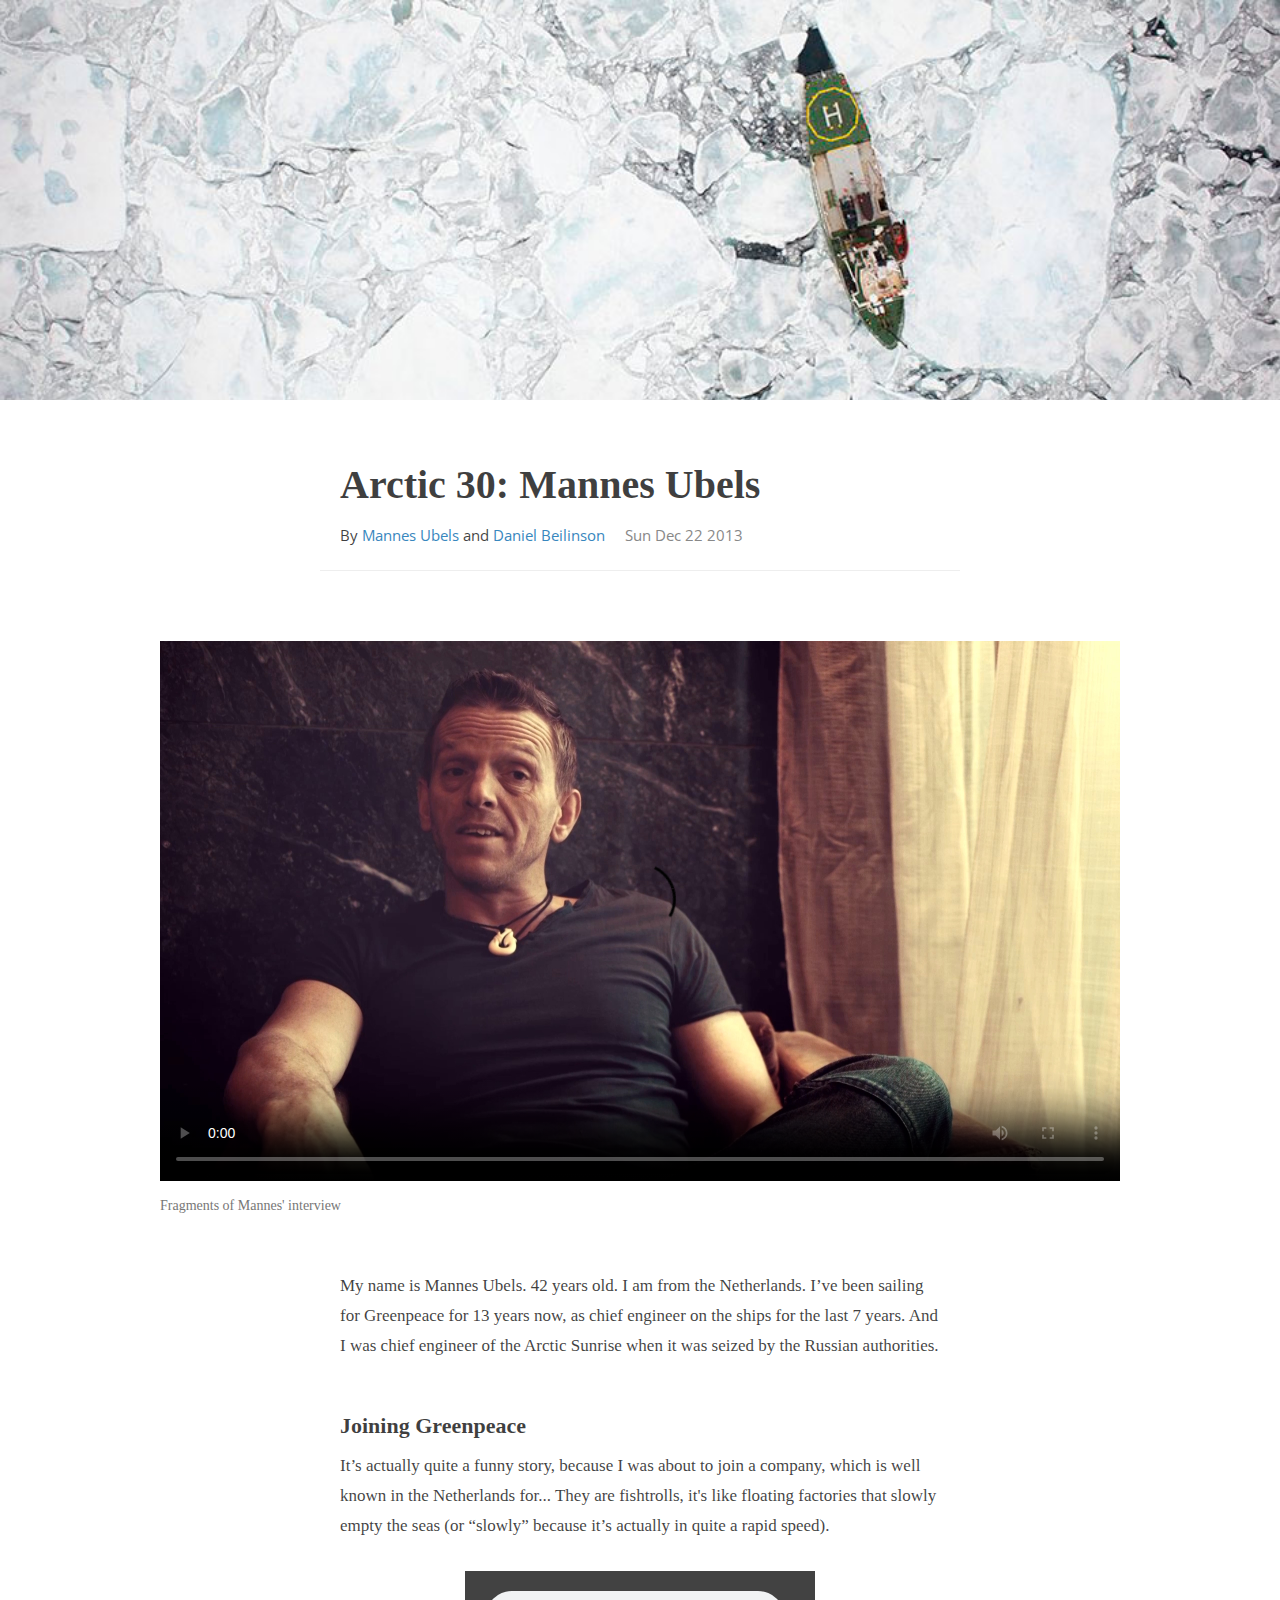
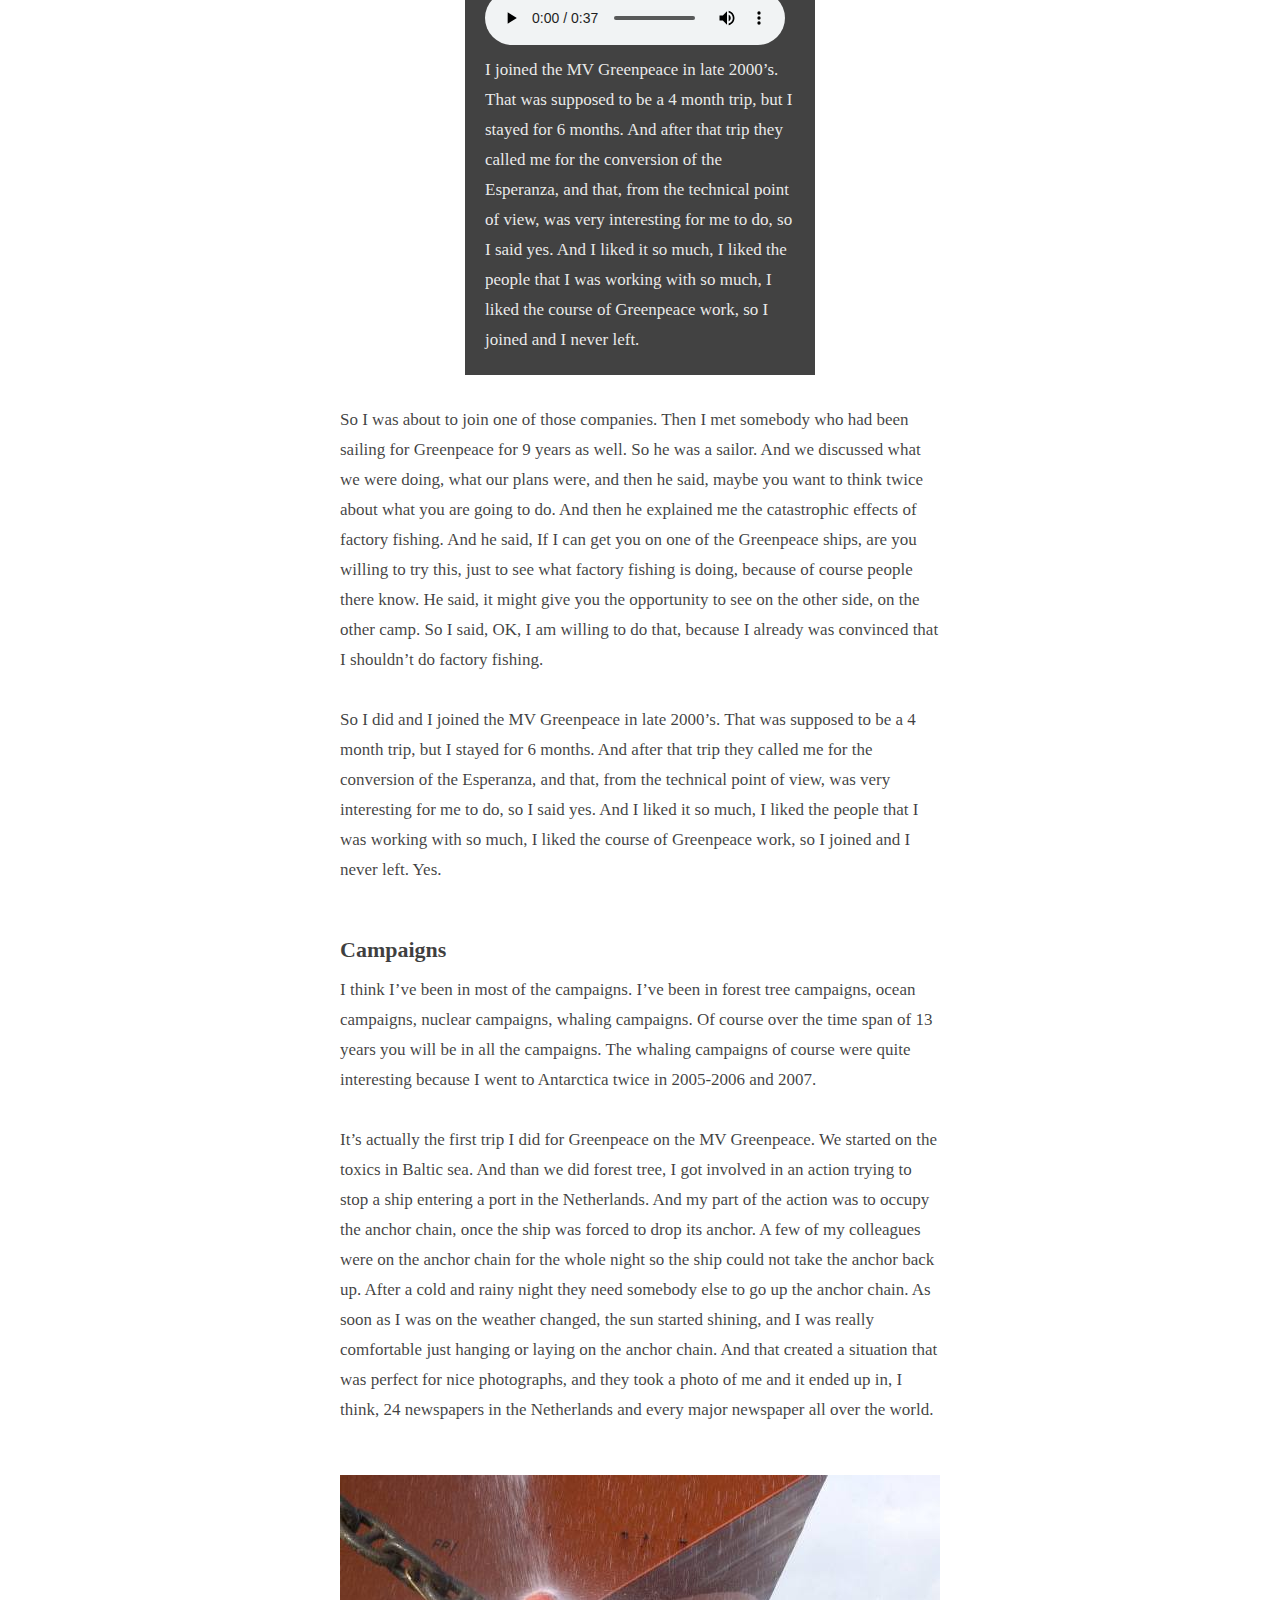
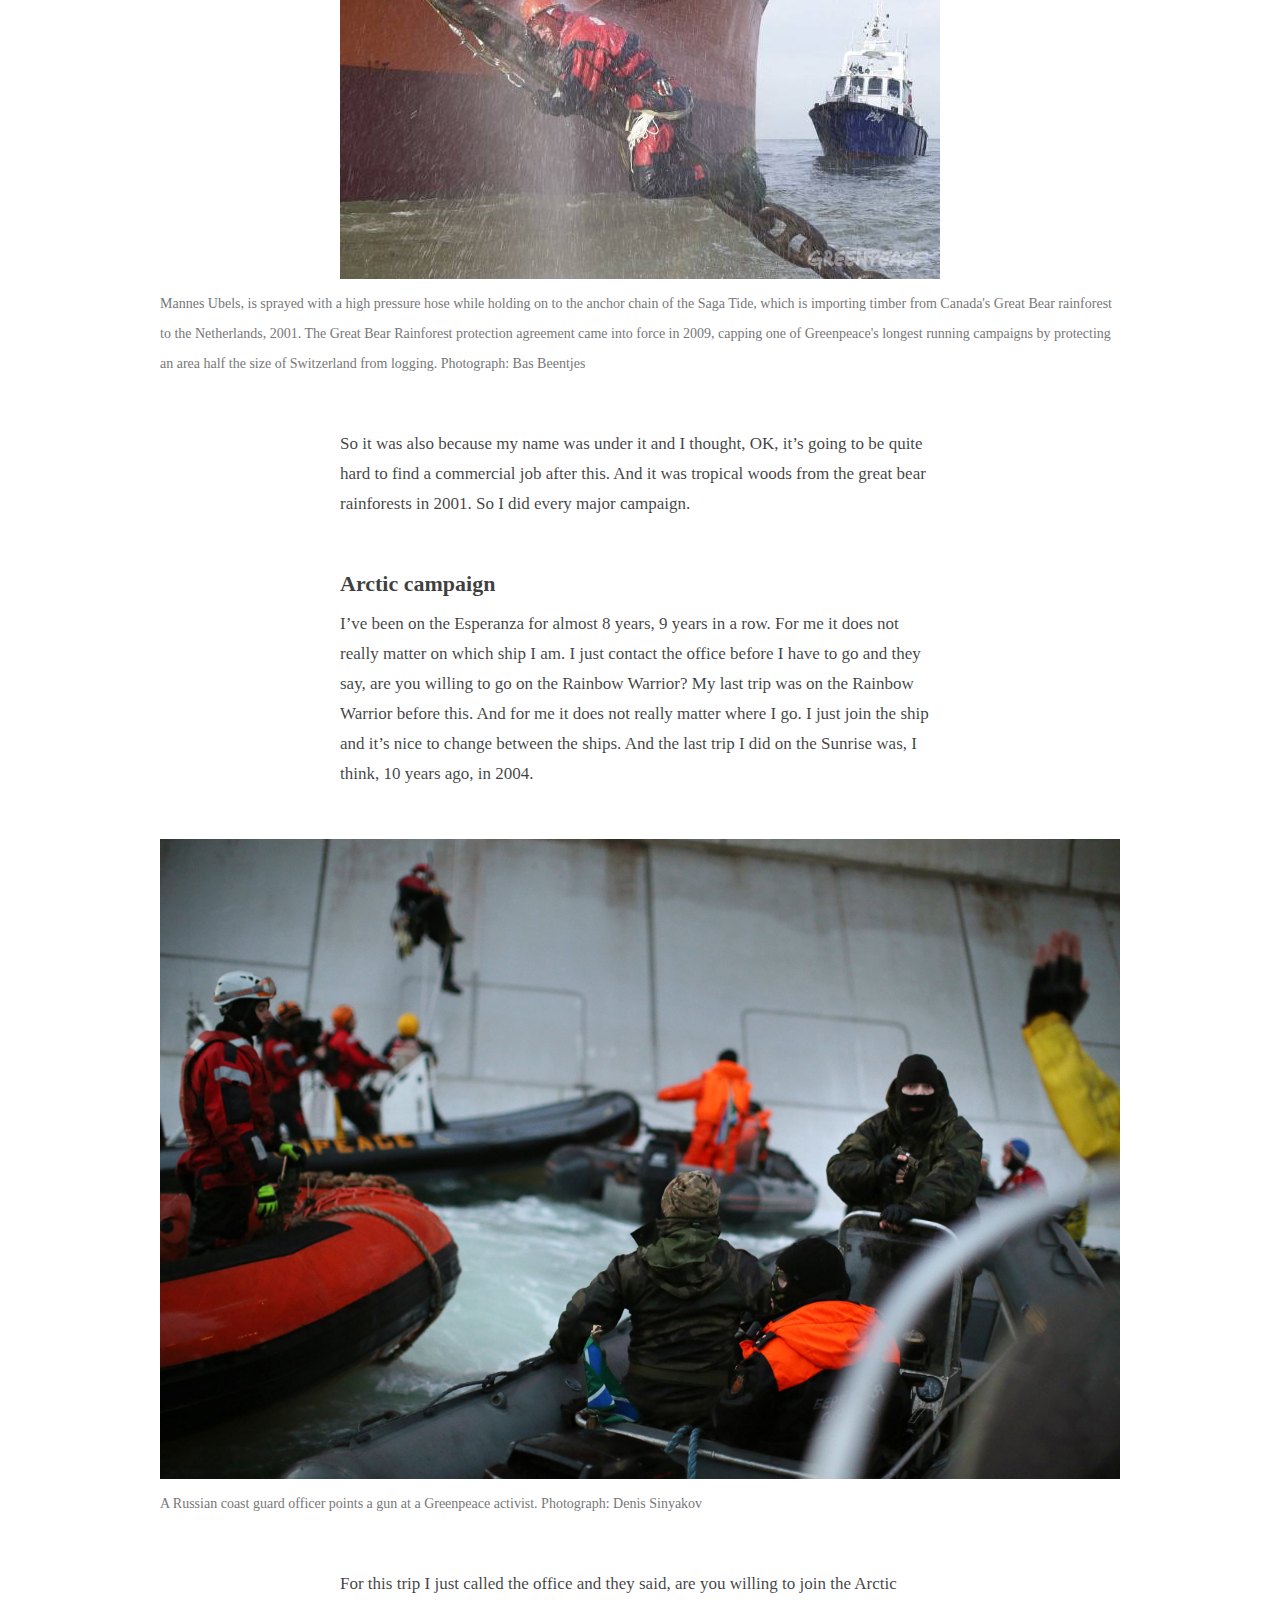
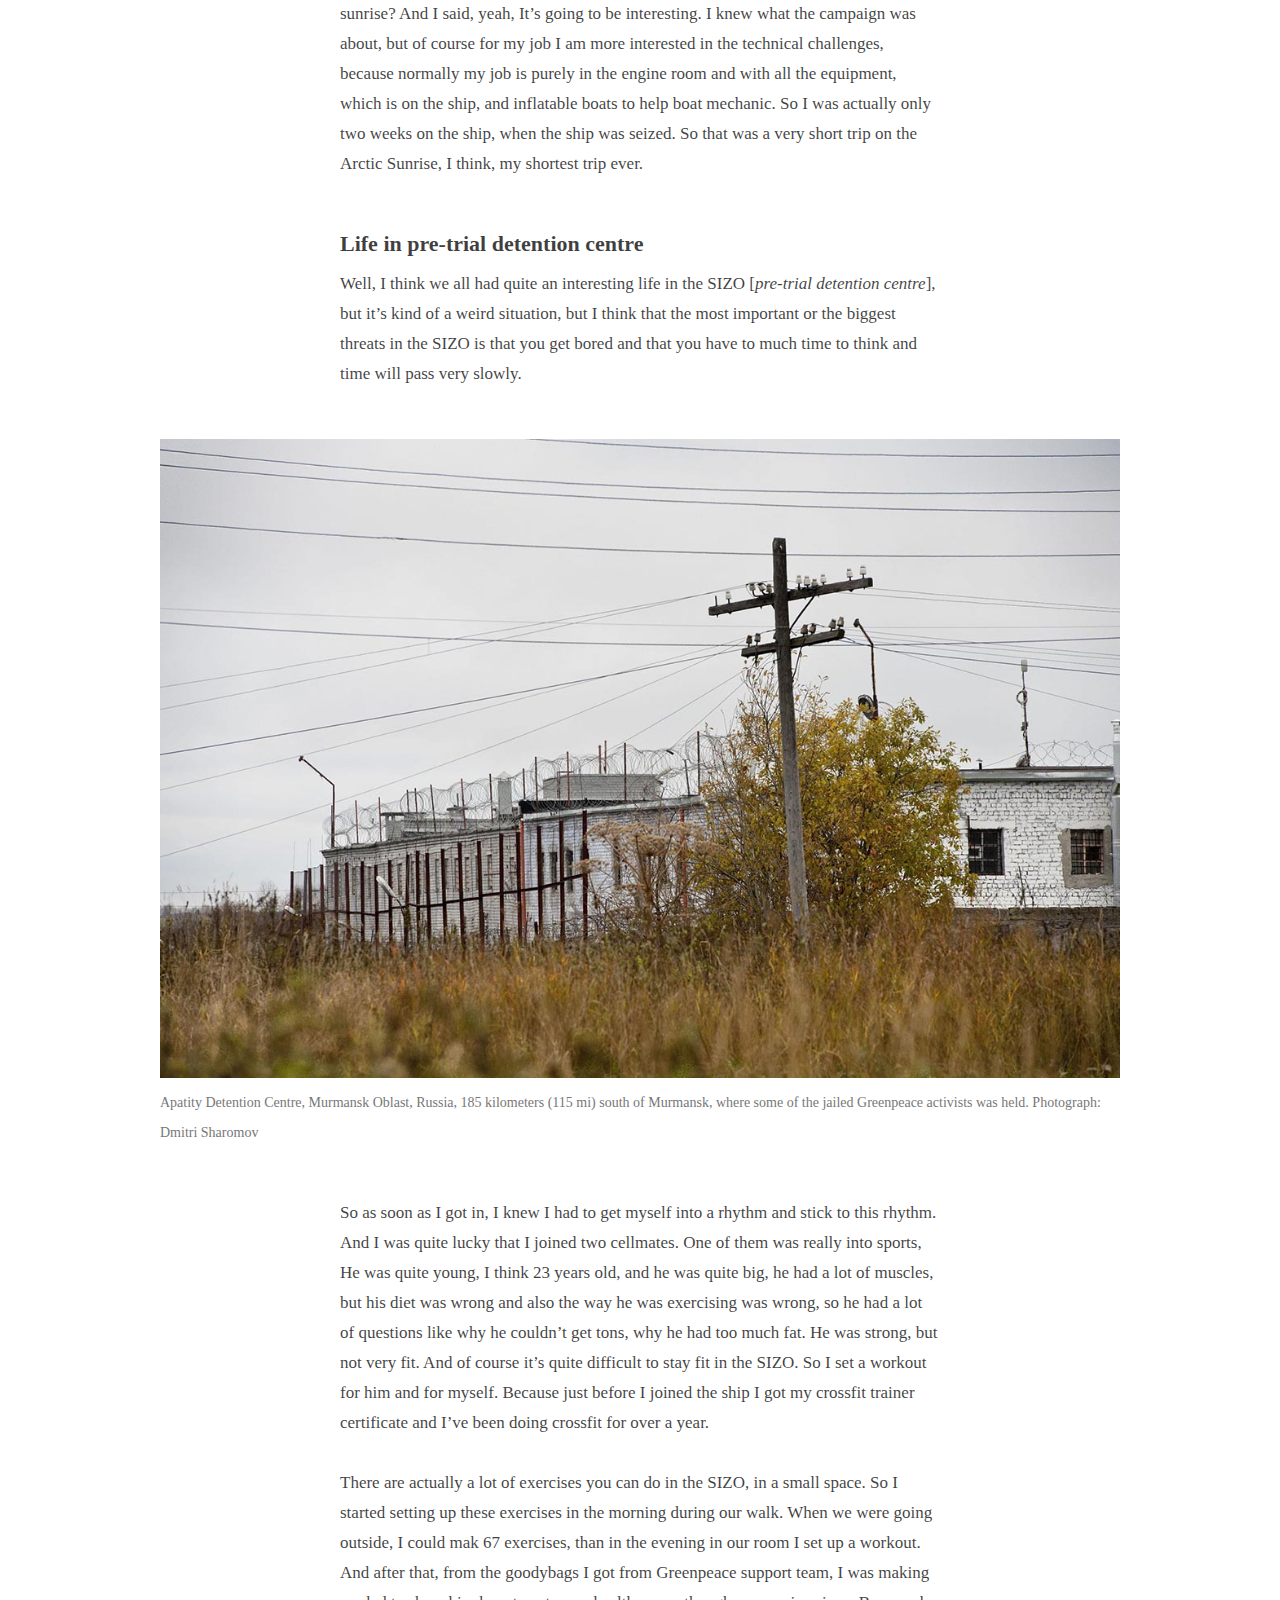
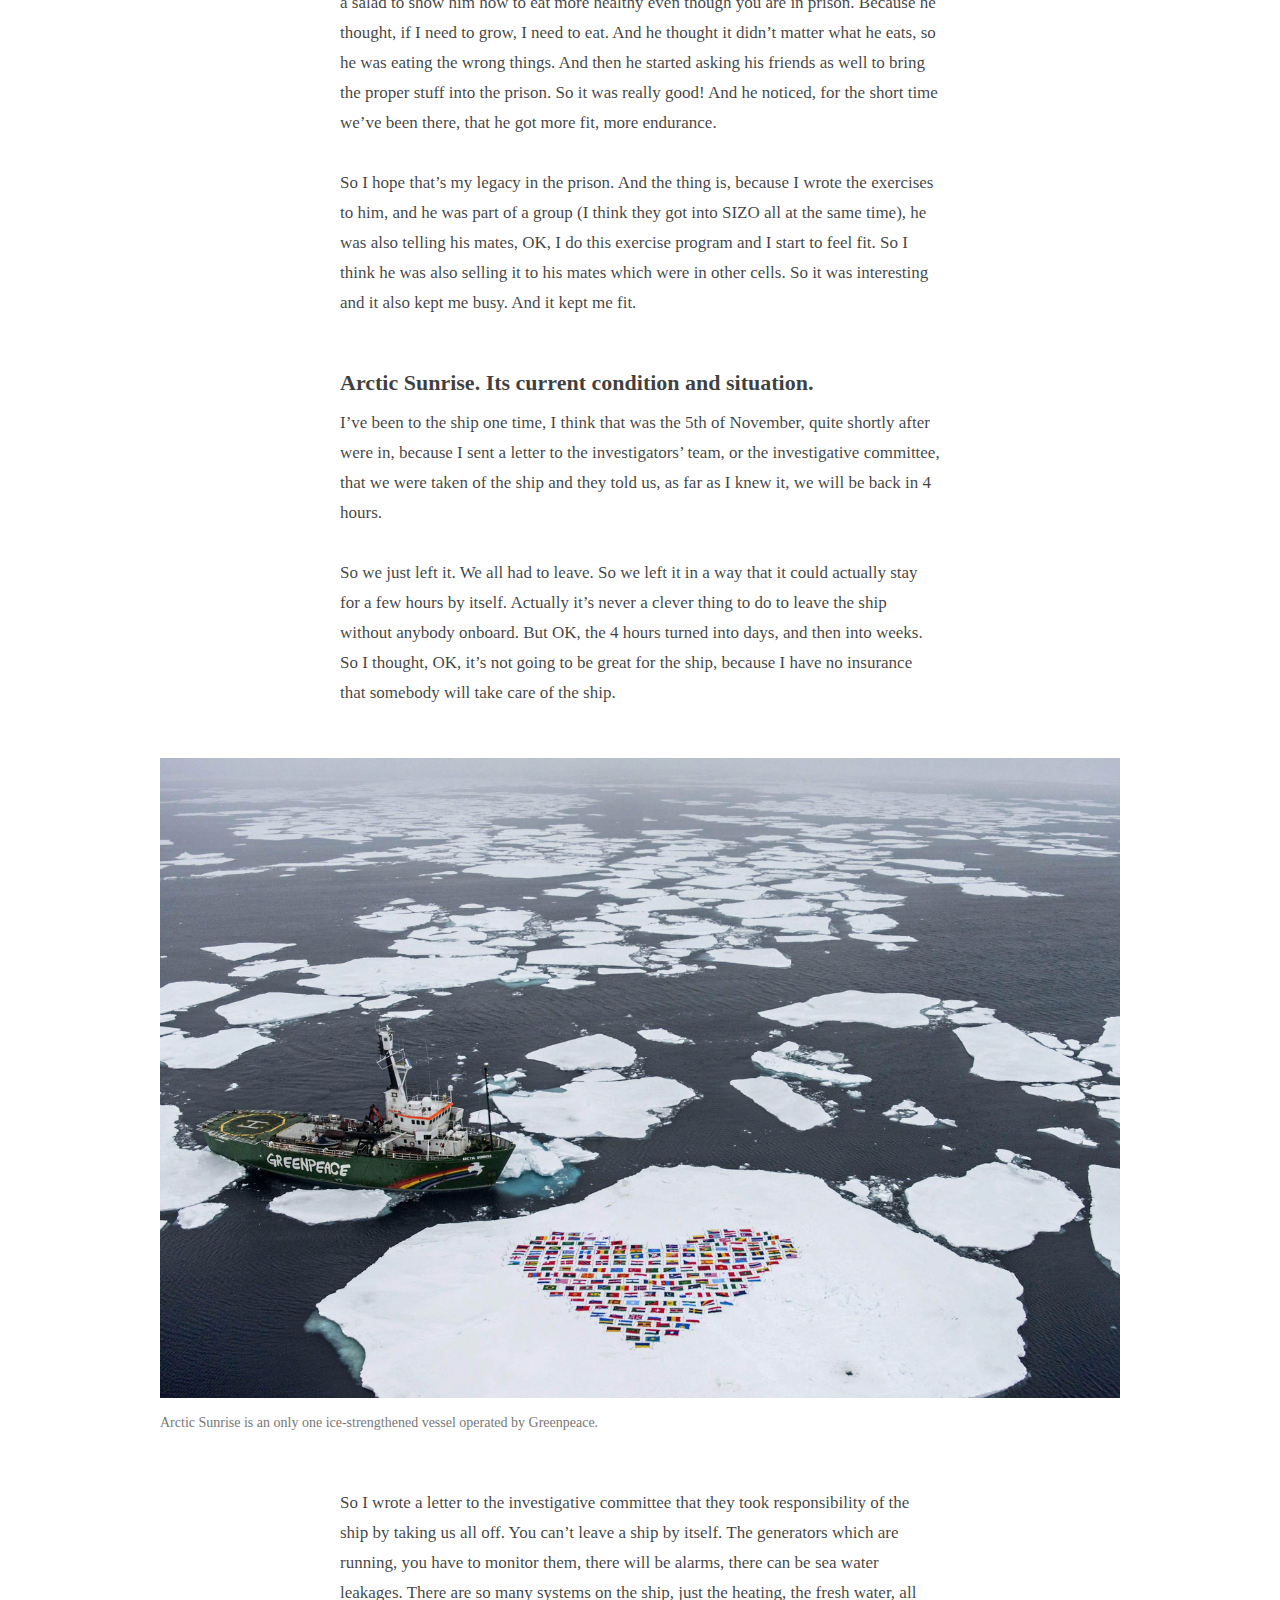
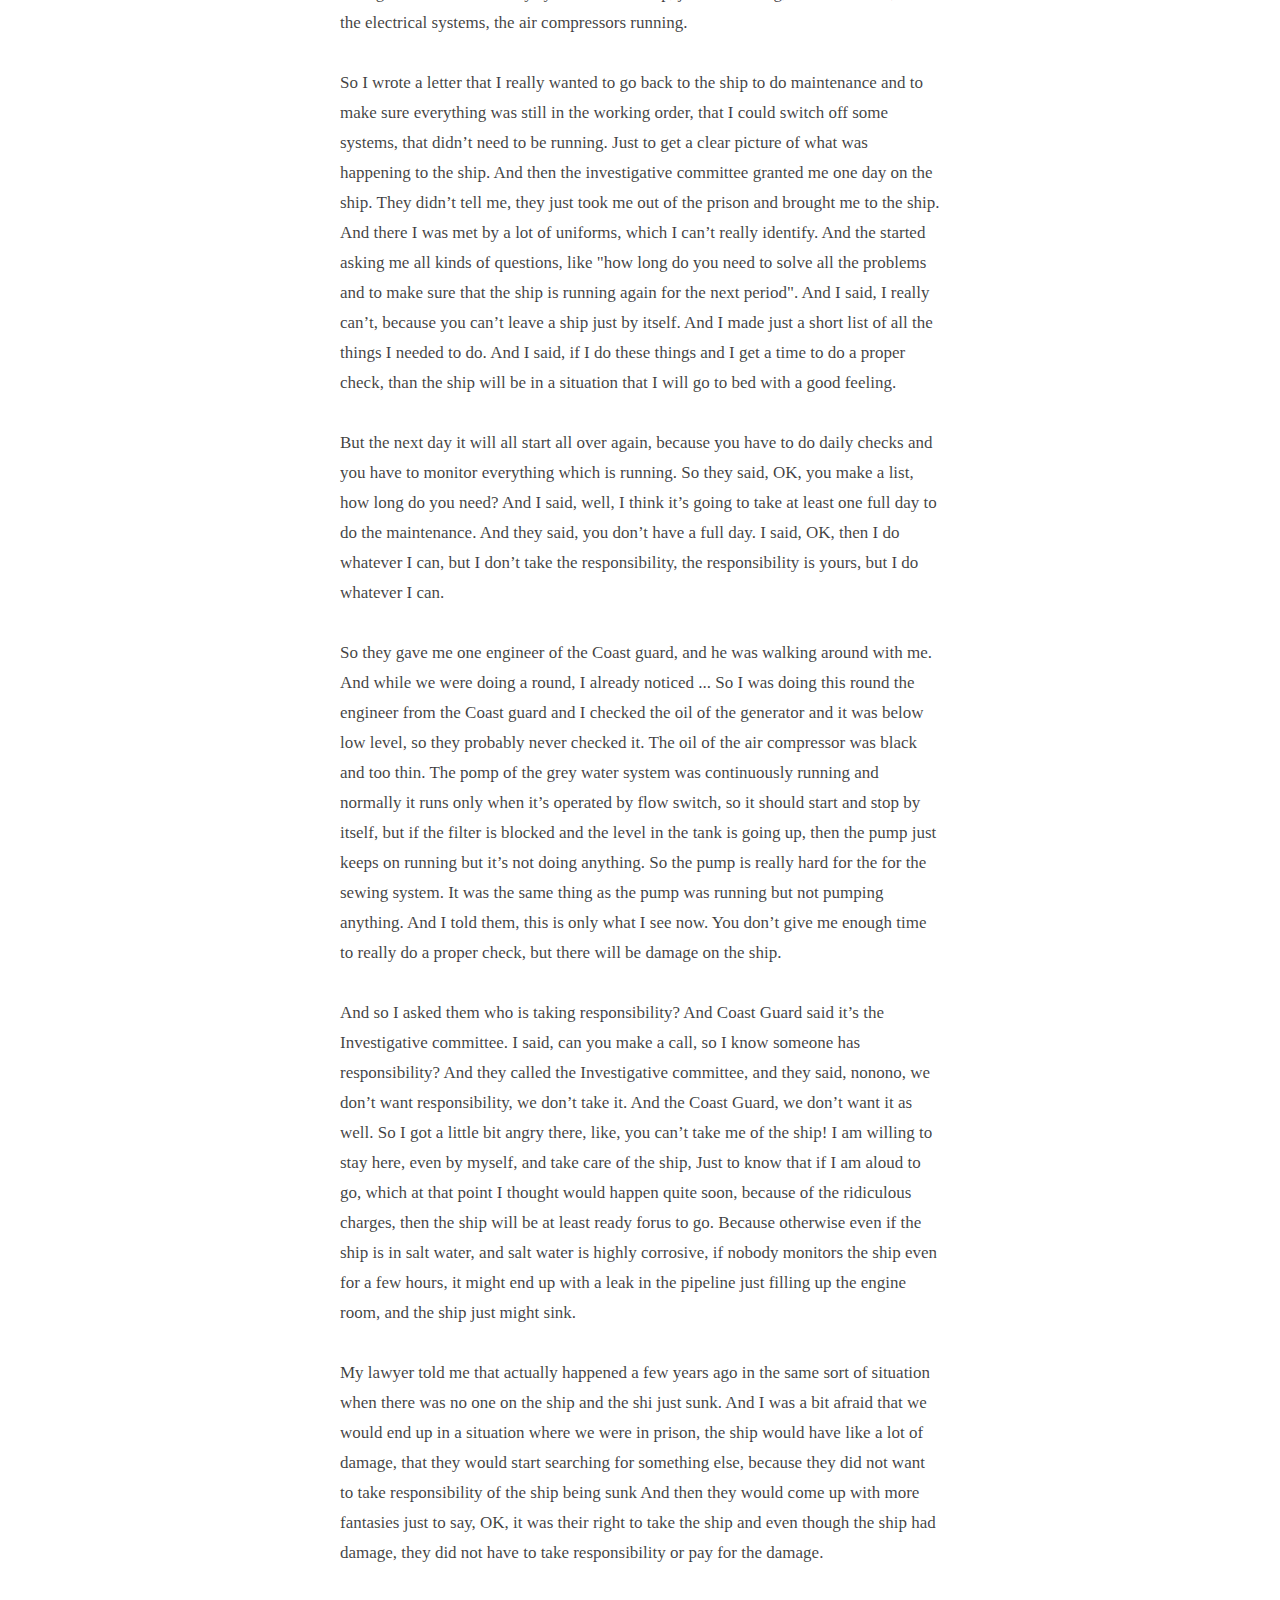
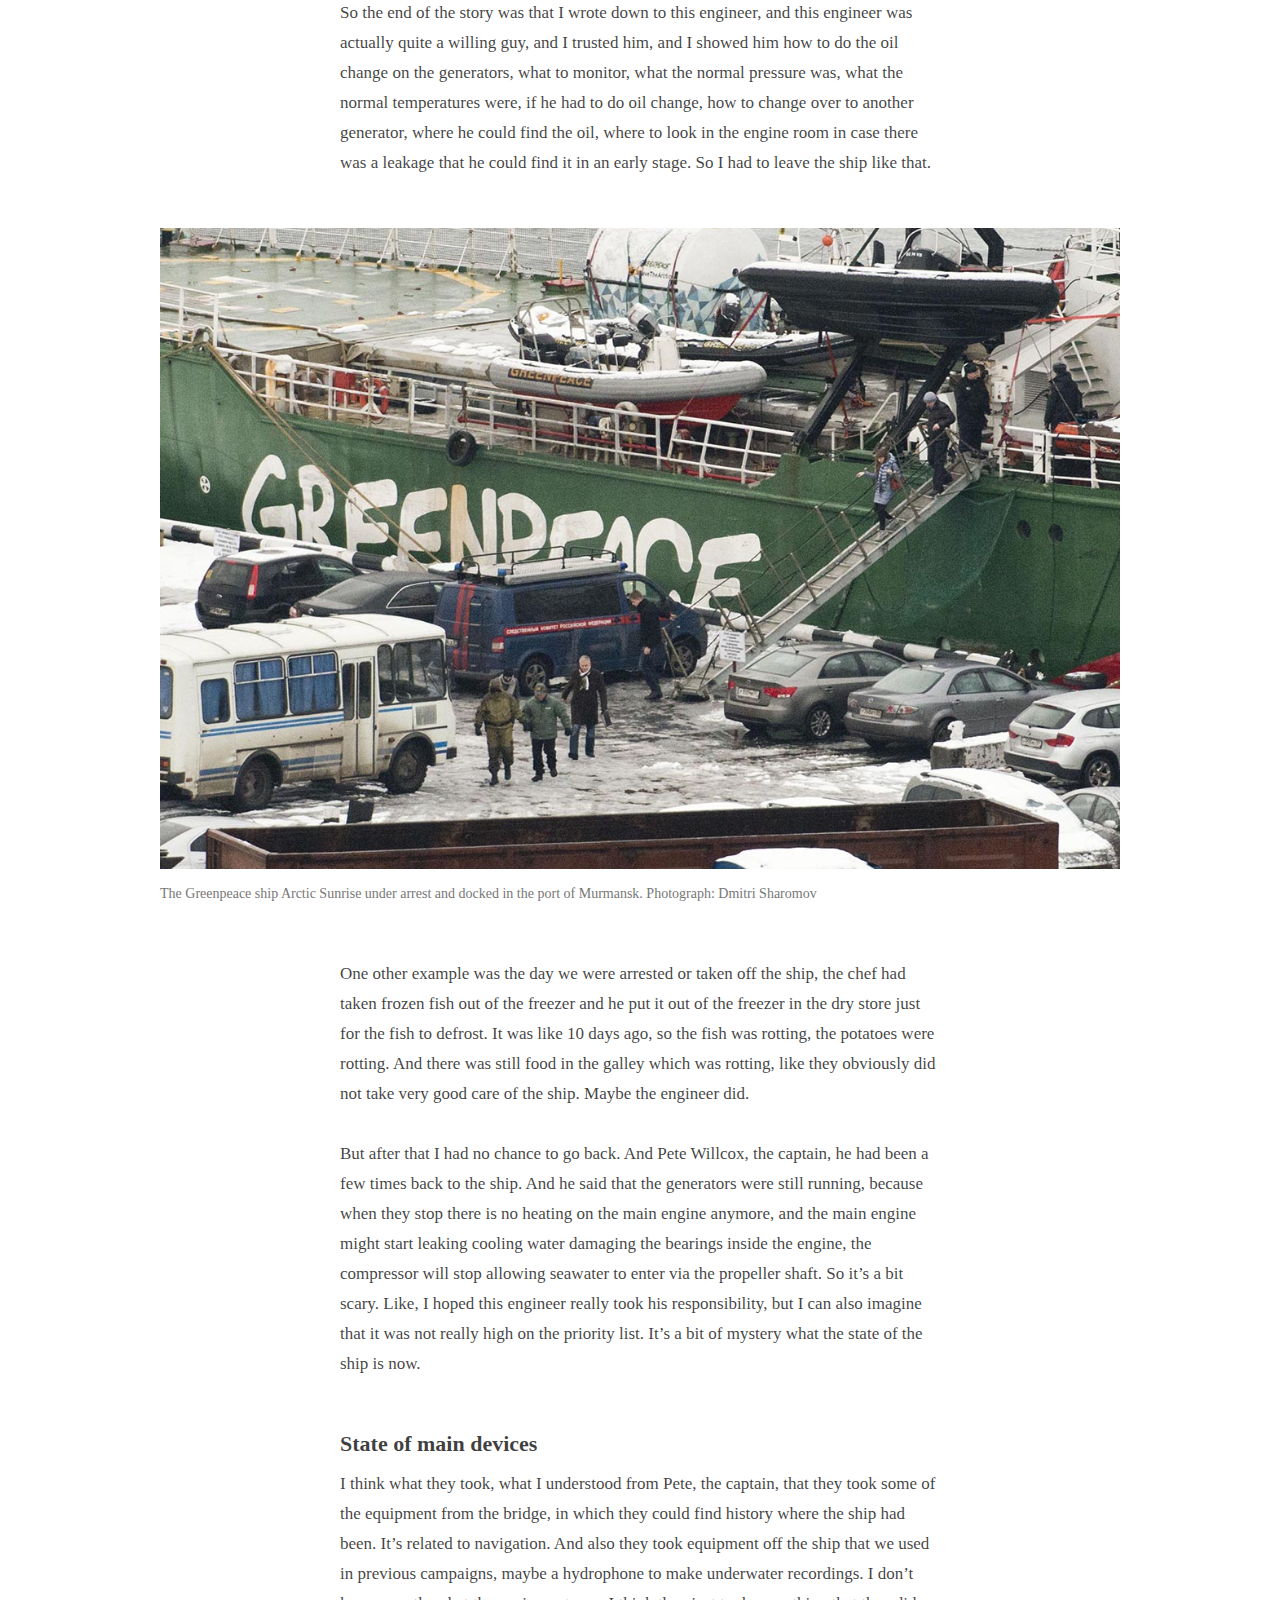
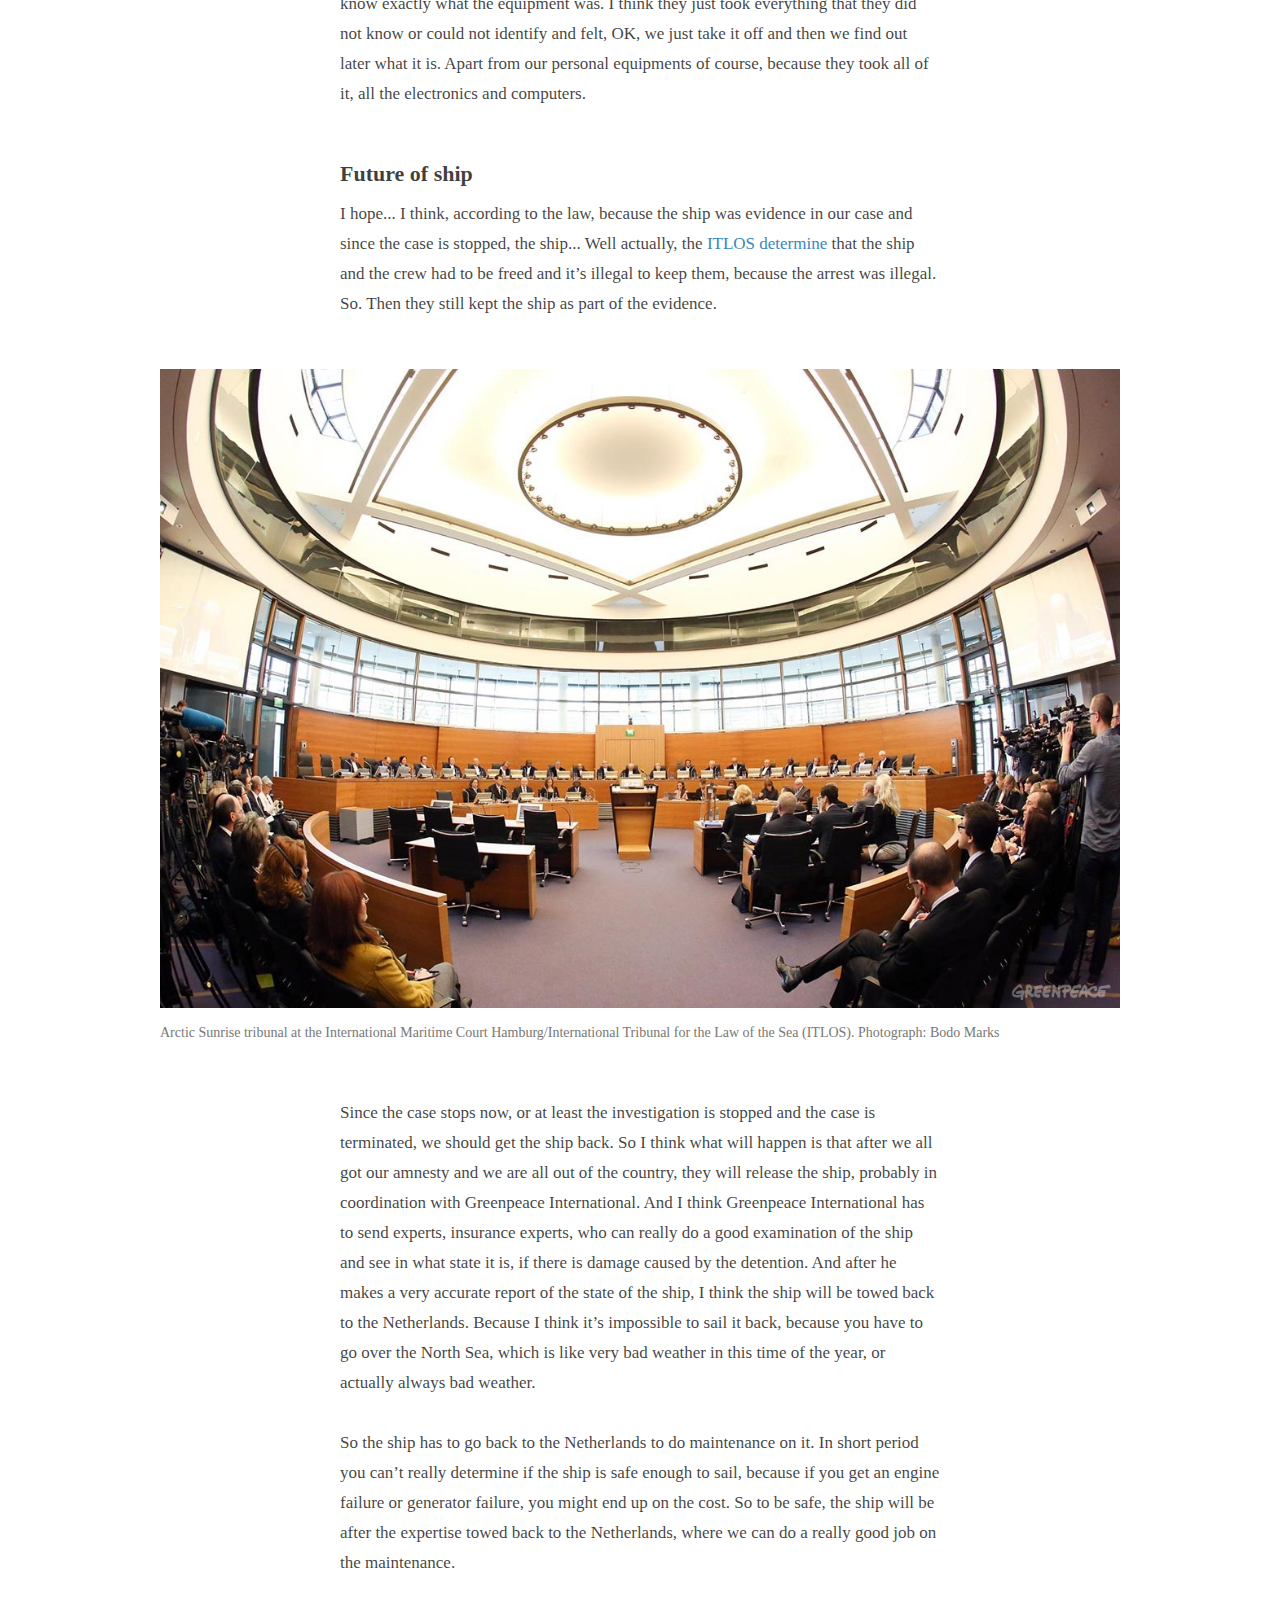
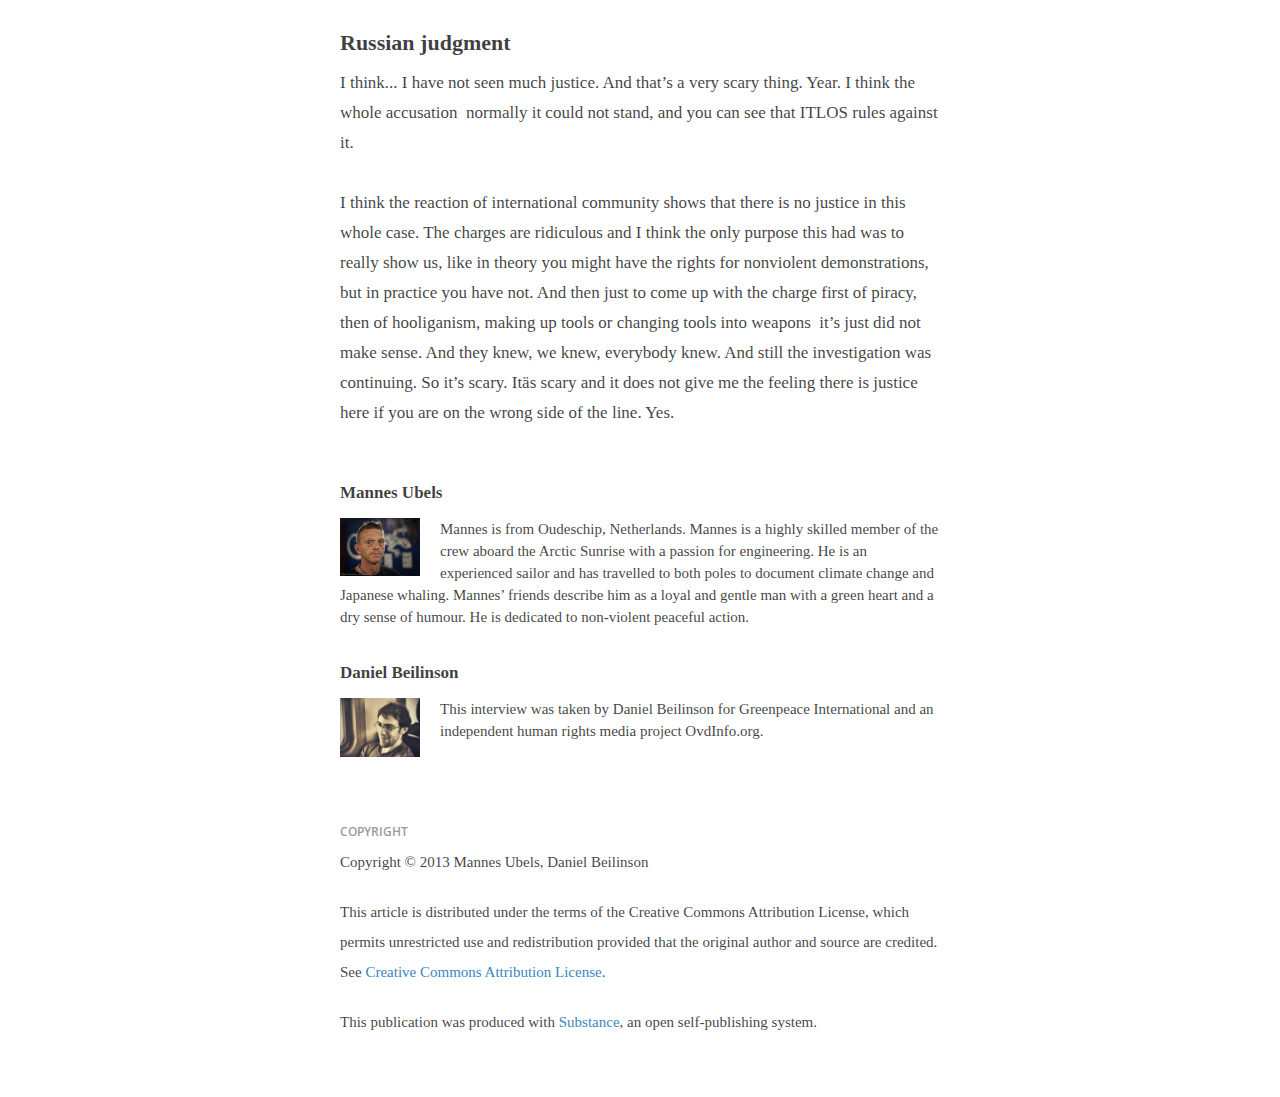
<file: greenpeace/mannes-ubels-interview/index.html>
<!DOCTYPE html>
<html>
<head>

  <!--
    This document has been generated by the Substance Composer (1.0.0 Beta-1)
    http://substance.io/composer
   -->

  <meta charset="utf-8"/>
  <meta name="viewport" content="initial-scale=1,maximum-scale=1,user-scalable=no" />
  <link href='http://fonts.googleapis.com/css?family=Open+Sans:400italic,400,600' rel='stylesheet' type='text/css'>
  <link href="http://netdna.bootstrapcdn.com/font-awesome/4.0.3/css/font-awesome.css" rel="stylesheet">

  <link href="style.css" rel="stylesheet" />
  

  <title>Arctic 30: Mannes Ubels</title>
</head>
<body>

<div class="article">
<div id="cover" class="content-node cover">


  <div class="cover-image">
    <img src="cover.jpg"/>
  </div>


<div class="content">

<h1>Arctic 30: Mannes Ubels</h1>

<div class="article-meta">
  
  
    <div class="authors">
      By

      
      <a href="#contributor_b3a93d2aeb740e7a8027ec2b78191aad" class="author">Mannes Ubels</a> and <a href="#contributor_13051090a02fbed74a951f9161b57af2" class="author">Daniel Beilinson</a>
    </div>
  
  <div class="published-on">Sun Dec 22 2013</div>
</div>



 



</div>
</div>
<div id="video_165c67fc7436f302a1a801a00deacc95" class="content-node video">
  <div class="content">
    <div class="video-wrapper">
    <video controls="true" class="" poster="video_165c67fc7436f302a1a801a00deacc95.jpg">
      
        
          <source src="video_165c67fc7436f302a1a801a00deacc95.webm" type="video/webm; codecs='vp8, vorbis'">
        
      
        
          <source src="video_165c67fc7436f302a1a801a00deacc95.mp4" type="video/mp4; codecs='avc1.42E01E, mp4a.40.2'">
        
      
    </video>
    </div>
    
    <div class="caption">Fragments of Mannes' interview</div>
    
  </div>
</div>
<div id="text_3d9e13a18c7cf429f1b4e4afde54cf28" class="content-node text">
<div class="content">
  My name is Mannes Ubels. 42 years old. I am from the Netherlands. I’ve been sailing for Greenpeace for 13 years now, as chief engineer on the ships for the last 7 years. And I was chief engineer of the Arctic Sunrise when it was seized by the Russian authorities.
</div>
</div>

<div id="heading_d903dde68aed8306d7c9e3bb40b4254c" class="content-node heading level-1">
  <div class="content">
    <a href="#heading_d903dde68aed8306d7c9e3bb40b4254c" class="anchor">#</a>
    <h1>Joining Greenpeace</h1>
  </div>
</div>
<div id="221c98297a80bcfec9cda1926859a668" class="content-node text">
<div class="content">
  It’s actually quite a funny story, because I was about to join a company, which is well known in the Netherlands for... They are fish­trolls, it's like floating factories that slowly empty the seas (or “slowly” because it’s actually in quite a rapid speed).
</div>
</div>
<div id="audio_e054b89a819899417c9f284c4a74a366" class="content-node audio">
  <div class="content">
    <div class="audio-wrapper">
      <audio controls="true" class="">
        
          
            <source src="audio_e054b89a819899417c9f284c4a74a366.mp3" type="audio/mpeg">
          
        
          
            <source src="audio_e054b89a819899417c9f284c4a74a366.ogg" type="audio/ogg">
          
        
      </audio>
    </div>
    
    <div class="caption">I joined the MV Greenpeace in late 2000’s. That was supposed to be a 4 month trip, but I stayed for 6 months. And after that trip they called me for the conversion of the Esperanza, and that, from the technical point of view, was very interesting for me to do, so I said yes. And I liked it so much, I liked the people that I was working with so much, I liked the course of Greenpeace work, so I joined and I never left.</div>
    
  </div>
</div>
<div id="text_b37d7ff31dab24593e32216085de8429" class="content-node text">
<div class="content">
  So I was about to join one of those companies. Then I met somebody who had been sailing for Greenpeace for 9 years as well. So he was a sailor. And we discussed what we were doing, what our plans were, and then he said, maybe you want to think twice about what you are going to do. And then he explained me the catastrophic effects of factory fishing. And he said, If I can get you on one of the Greenpeace ships, are you willing to try this, just to see what factory fishing is doing, because of course people there know. He said, it might give you the opportunity to see on the other side, on the other camp. So I said, OK, I am willing to do that, because I already was convinced that I shouldn’t do factory fishing.
</div>
</div>
<div id="14f9622d786966f61012d662408a787d" class="content-node text">
<div class="content">
  So I did and I joined the MV Greenpeace in late 2000’s. That was supposed to be a 4 month trip, but I stayed for 6 months. And after that trip they called me for the conversion of the Esperanza, and that, from the technical point of view, was very interesting for me to do, so I said yes. And I liked it so much, I liked the people that I was working with so much, I liked the course of Greenpeace work, so I joined and I never left. Yes.
</div>
</div>

<div id="heading_9f49e9561de2371b2911ae8f83738aa9" class="content-node heading level-1">
  <div class="content">
    <a href="#heading_9f49e9561de2371b2911ae8f83738aa9" class="anchor">#</a>
    <h1>Campaigns</h1>
  </div>
</div>
<div id="b0586f614a3ce4a5de5cabf6906b7efc" class="content-node text">
<div class="content">
  I think I’ve been in most of the campaigns. I’ve been in forest tree campaigns, ocean campaigns, nuclear campaigns, whaling campaigns. Of course over the time span of 13 years you will be in all the campaigns. 
The whaling campaigns of course were quite interesting because I went to Antarctica twice in 2005-2006 and 2007. 
</div>
</div>
<div id="340ed0e31602661479ffb56474927a34" class="content-node text">
<div class="content">
  It’s actually the first trip I did for Greenpeace on the MV Greenpeace. We started on the toxics in Baltic sea. And than we did forest tree, I got involved in an action trying to stop a ship entering a port in the Netherlands. And my part of the action was to occupy the anchor chain, once the ship was forced to drop its anchor.
A few of my colleagues were on the anchor chain for the whole night so the ship could not take the anchor back up. After a cold and rainy night they need somebody else to go up the anchor chain. As soon as I was on the weather changed, the sun started shining, and I was really comfortable just hanging or laying on the anchor chain. And that created a situation that was perfect for nice photographs, and they took a photo of me and it ended up in, I think, 24 newspapers in the Netherlands and every major newspaper all over the world.
</div>
</div>
<div id="figure_d5525e77ca7a1e29db845c83fd8e8e07" class="content-node figure">
  <div class="content">
    <!--<a href="figure_d5525e77ca7a1e29db845c83fd8e8e07.jpg" target="_blank">-->
      <img src="figure_d5525e77ca7a1e29db845c83fd8e8e07.jpg">
    <!--</a>-->
    
    <div class="caption">Mannes Ubels, is sprayed with a high pressure hose while holding on to the anchor chain of the Saga Tide, which is importing timber from Canada's Great Bear rainforest to the Netherlands, 2001. 
The Great Bear Rainforest protection agreement came into force in 2009, capping one of Greenpeace's longest running campaigns by protecting an area half the size of Switzerland from logging. 
Photograph: Bas Beentjes</div>
    
  </div>
</div>
<div id="169bfc59556b41dbbacce3f9fc24aa54" class="content-node text">
<div class="content">
  So it was also because my name was under it and I thought, OK, it’s going to be quite hard to find a commercial job after this. And it was tropical woods from the great bear rainforests in 2001. So I did every major campaign.
</div>
</div>

<div id="heading_b93336260f56d841c7b36e2e8113a12d" class="content-node heading level-1">
  <div class="content">
    <a href="#heading_b93336260f56d841c7b36e2e8113a12d" class="anchor">#</a>
    <h1>Arctic campaign</h1>
  </div>
</div>
<div id="61b322df0b503e5fb046b2b6f6eda66c" class="content-node text">
<div class="content">
  I’ve been on the Esperanza for almost 8 years, 9 years in a row. For me it does not really matter on which ship I am. I just contact the office before I have to go and they say, are you willing to go on the Rainbow Warrior? My last trip was on the Rainbow Warrior before this. And for me it does not really matter where I go. I just join the ship and it’s nice to change between the ships. And the last trip I did on the Sunrise was, I think, 10 years ago, in 2004.
</div>
</div>
<div id="figure_3dda88bb9638d158d6d8ee84b9bb02f1" class="content-node figure">
  <div class="content">
    <!--<a href="figure_3dda88bb9638d158d6d8ee84b9bb02f1.jpg" target="_blank">-->
      <img src="figure_3dda88bb9638d158d6d8ee84b9bb02f1.jpg">
    <!--</a>-->
    
    <div class="caption">A Russian coast guard officer points a gun at a Greenpeace activist. 
Photograph: Denis Sinyakov</div>
    
  </div>
</div>
<div id="af4c8e1f34c550b04448760a0cf660f9" class="content-node text">
<div class="content">
  For this trip I just called the office and they said, are you willing to join the Arctic sunrise? And I said, yeah, It’s going to be interesting. I knew what the campaign was about, but of course for my job I am more interested in the technical challenges, because normally my job is purely in the engine room and with all the equipment, which is on the ship, and inflatable boats to help boat mechanic.
So I was actually only two weeks on the ship, when the ship was seized. So that was a very short trip on the Arctic Sunrise, I think, my shortest trip ever.
</div>
</div>

<div id="heading_39fdf2a497dd4bdda34308a5c3ecdc92" class="content-node heading level-1">
  <div class="content">
    <a href="#heading_39fdf2a497dd4bdda34308a5c3ecdc92" class="anchor">#</a>
    <h1>Life in pre-trial detention centre</h1>
  </div>
</div>
<div id="44ad1b3eb4fb1b53dba65455d936a715" class="content-node text">
<div class="content">
  Well, I think we all had quite an interesting life in the SIZO [<em>pre-trial detention centre</em>], but it’s kind of a weird situation, but I think that the most important or the biggest threats in the SIZO is that you get bored and that you have to much time to think and time will pass very slowly.
</div>
</div>
<div id="figure_fc62eea6babd1a6948cc308d14056af6" class="content-node figure">
  <div class="content">
    <!--<a href="figure_fc62eea6babd1a6948cc308d14056af6.jpg" target="_blank">-->
      <img src="figure_fc62eea6babd1a6948cc308d14056af6.jpg">
    <!--</a>-->
    
    <div class="caption">Apatity Detention Centre, Murmansk Oblast, Russia, 185 kilometers (115 mi) south of Murmansk, where some of the jailed Greenpeace activists was held. 
Photograph: Dmitri Sharomov</div>
    
  </div>
</div>
<div id="a54929d0687cf66b7d1c2ad8a118d6c1" class="content-node text">
<div class="content">
  So as soon as I got in, I knew I had to get myself into a rhythm and stick to this rhythm. And I was quite lucky that I joined two cellmates. One of them was really into sports, He was quite young, I think 23 years old, and he was quite big, he had a lot of muscles, but his diet was wrong and also the way he was exercising was wrong, so he had a lot of questions like why he couldn’t get tons, why he had too much fat. He was strong, but not very fit. And of course it’s quite difficult to stay fit in the SIZO.
So I set a workout for him and for myself. Because just before I joined the ship I got my crossfit trainer certificate and I’ve been doing crossfit for over a year. 
</div>
</div>
<div id="ed539140a24956e5f87b615f6e85eb04" class="content-node text">
<div class="content">
  There are actually a lot of exercises you can do in the SIZO, in a small space. So I started setting up these exercises in the morning during our walk. When we were going outside, I could mak 6­7 exercises, than in the evening in our room I set up a workout. And after that, from the goody­bags I got from Greenpeace support team, I was making a salad to show him how to eat more healthy even though you are in prison. Because he thought, if I need to grow, I need to eat. And he thought it didn’t matter what he eats, so he was eating the wrong things. And then he started asking his friends as well to bring the proper stuff into the prison. So it was really good! And he noticed, for the short time we’ve been there, that he got more fit, more endurance. 
</div>
</div>
<div id="c0fc2e874b0161886bd2fa002f9bc39f" class="content-node text">
<div class="content">
  So I hope that’s my legacy in the prison. And the thing is, because I wrote the exercises to him, and he was part of a group (I think they got into SIZO all at the same time), he was also telling his mates, OK, I do this exercise program and I start to feel fit. So I think he was also selling it to his mates which were in other cells. So it was interesting and it also kept me busy. And it kept me fit.
</div>
</div>

<div id="heading_dd9bf0017700d7c597f34399d51432a5" class="content-node heading level-1">
  <div class="content">
    <a href="#heading_dd9bf0017700d7c597f34399d51432a5" class="anchor">#</a>
    <h1>Arctic Sunrise. Its current condition and situation.</h1>
  </div>
</div>
<div id="474d1d1be7b616e091db23d7721d3959" class="content-node text">
<div class="content">
  I’ve been to the ship one time, I think that was the 5th of November, quite shortly after were in, because I sent a letter to the investigators’ team, or the investigative committee, that we were taken of the ship and they told us, as far as I knew it, we will be back in 4 hours. 
</div>
</div>
<div id="ffb54a1b3fd58466bbcf8418b1d8dfdc" class="content-node text">
<div class="content">
  So we just left it. We all had to leave. So we left it in a way that it could actually stay for a few hours by itself. Actually it’s never a clever thing to do to leave the ship without anybody onboard. But OK, the 4 hours turned into days, and then into weeks. So I thought, OK, it’s not going to be great for the ship, because I have no insurance that somebody will take care of the ship. 
</div>
</div>
<div id="figure_1355f5fb7cb8a8445d5cb4d515df6eac" class="content-node figure">
  <div class="content">
    <!--<a href="figure_1355f5fb7cb8a8445d5cb4d515df6eac.jpg" target="_blank">-->
      <img src="figure_1355f5fb7cb8a8445d5cb4d515df6eac.jpg">
    <!--</a>-->
    
    <div class="caption">Arctic Sunrise is an only one ice-strengthened vessel operated by Greenpeace.</div>
    
  </div>
</div>
<div id="text_fcedb33ede21e15a102867ddbe3db164" class="content-node text">
<div class="content">
  So I wrote a letter to the investigative committee that they took responsibility of the ship by taking us all off. 
You can’t leave a ship by itself. The generators which are running, you have to monitor them, there will be alarms, there can be sea water leakages. There are so many systems on the ship, just the heating, the fresh water, all the electrical systems, the air compressors running.
</div>
</div>
<div id="9dc4494ba9d8b6c2b1785b7337e4bc67" class="content-node text">
<div class="content">
  So I wrote a letter that I really wanted to go back to the ship to do maintenance and to make sure everything was still in the working order, that I could switch off some systems, that didn’t need to be running. Just to get a clear picture of what was happening to the ship. 
And then the investigative committee granted me one day on the ship. They didn’t tell me, they just took me out of the prison and brought me to the ship. And there I was met by a lot of uniforms, which I can’t really identify. And the started asking me all kinds of questions, like &quot;how long do you need to solve all the problems and to make sure that the ship is running again for the next period&quot;.
And I said, I really can’t, because you can’t leave a ship just by itself. And I made just a short list of all the things I needed to do. And I said, if I do these things and I get a time to do a proper check, than the ship will be in a situation that I will go to bed with a good feeling.
</div>
</div>
<div id="4c3f79b23b8de0a6caec3a30850908cc" class="content-node text">
<div class="content">
  But the next day it will all start all over again, because you have to do daily checks and you have to monitor everything which is running.
So they said, OK, you make a list, how long do you need? And I said, well, I think it’s going to take at least one full day to do the maintenance. And they said, you don’t have a full day. I said, OK, then I do whatever I can, but I don’t take the responsibility, the responsibility is yours, but I do whatever I can. 
</div>
</div>
<div id="2b2d54f6fb73ccf808f8e68b9dab77dc" class="content-node text">
<div class="content">
  So they gave me one engineer of the Coast guard, and he was walking around with me. And while we were doing a round, I already noticed ...  So I was doing this round the engineer from the Coast guard and I checked the oil of the generator and it was below low level, so they probably never checked it. The oil of the air compressor was black and too thin. The pomp of the grey water system was continuously running and normally it runs only when it’s operated by flow switch, so it should start and stop by itself, but if the filter is blocked and the level in the tank is going up, then the pump just keeps on running but it’s not doing anything. 
So the pump is really hard for the for the sewing system. It was the same thing as the pump was running but not pumping anything. And I told them, this is only what I see now. You don’t give me enough time to really do a proper check, but there will be damage on the ship.
</div>
</div>
<div id="3b0a41c2becc90ee8f0ca4faf1443787" class="content-node text">
<div class="content">
  And so I asked them who is taking responsibility? And Coast Guard said it’s the Investigative committee. I said, can you make a call, so I know someone has responsibility? And they called the Investigative committee, and they said, no­no­no, we don’t want responsibility, we don’t take it. And the Coast Guard, we don’t want it as well. So I got a little bit angry there, like, you can’t take me of the ship! I am willing to stay here, even by myself, and take care of the ship, Just to know that if I am aloud to go, which at that point I thought would happen quite soon, because of the ridiculous charges, then the ship will be at least ready forus to go. 
Because otherwise even if the ship is in salt water, and salt water is highly corrosive, if nobody monitors the ship even for a few hours, it might end up with a leak in the pipeline just filling up the engine room, and the ship just might sink. 
</div>
</div>
<div id="9f6d6ae07002eb614f9071c2c5fa49fe" class="content-node text">
<div class="content">
  My lawyer told me that actually happened a few years ago in the same sort of situation when there was no one on the ship and the shi just
sunk. And I was a bit afraid that we would end up in a situation where we were in prison, the ship would have like a lot of damage, that they would start searching for something else, because they did not want to take responsibility of the ship being sunk
And then they would come up with more fantasies just to say, OK, it was their right to take the ship and even though the ship had damage, they did not have to take responsibility or pay for the damage.
</div>
</div>
<div id="75f5cc66a1dbf74e3996a5d21ae05c31" class="content-node text">
<div class="content">
  So the end of the story was that I wrote down to this engineer, and this engineer was actually quite a willing guy, and I trusted him, and I showed him how to do the oil change on the generators, what to monitor, what the normal pressure was, what the normal temperatures were, if he had to do oil change, how to change over to another generator, where he could find the oil, where to look in the engine room in case there was a leakage that he could find it in an early stage. So I had to leave the ship like that. 
</div>
</div>
<div id="figure_73f203caafec6453ed2c90e00366449d" class="content-node figure">
  <div class="content">
    <!--<a href="figure_73f203caafec6453ed2c90e00366449d.jpg" target="_blank">-->
      <img src="figure_73f203caafec6453ed2c90e00366449d.jpg">
    <!--</a>-->
    
    <div class="caption">The Greenpeace ship Arctic Sunrise under arrest and docked in the port of Murmansk. 
Photograph: Dmitri Sharomov</div>
    
  </div>
</div>
<div id="text_893e8a0d60b8b88db24e524ba6439b4c" class="content-node text">
<div class="content">
  One other example was the day we were arrested or taken off the ship, the chef had taken frozen fish out of the freezer and he put it out of the freezer in the dry store just for the fish to defrost. It was like 10 days ago, so the fish was rotting, the potatoes were rotting. And there was still food in the galley which was rotting, like they obviously did not take very good care of the ship. Maybe the engineer did. 
</div>
</div>
<div id="74a130d4ea0976c8be2075f4be422642" class="content-node text">
<div class="content">
  But after that I had no chance to go back. And Pete Willcox, the captain, he had been a few times back to the ship. And he said that the generators were still running, because when they stop there is no heating on the main engine anymore, and the main engine might start leaking cooling water damaging the bearings inside the engine, the compressor will stop allowing seawater to enter via the propeller shaft. So it’s a bit scary. Like, I hoped this engineer really took his responsibility, but I can also imagine that it was not really high on the priority list. It’s a bit of mystery what the state of the ship is now.
</div>
</div>

<div id="heading_8c98fad4a05bd7805e07b27f0b996f58" class="content-node heading level-1">
  <div class="content">
    <a href="#heading_8c98fad4a05bd7805e07b27f0b996f58" class="anchor">#</a>
    <h1>State of main devices</h1>
  </div>
</div>
<div id="cd8db68d0ef0ef64c1b637ea5cbedff3" class="content-node text">
<div class="content">
  I think what they took, what I understood from Pete, the captain, that they took some of the equipment from the bridge, in which they could find history where the ship had been. It’s related to navigation. And also they took equipment off the ship that we used in previous campaigns, maybe a hydrophone to make underwater recordings. I don’t know exactly what the equipment was. I think they just took everything that they did not know or could not identify and felt, OK, we just take it off and then we find out later what it is. Apart from our personal equipments of course, because they took all of it, all the electronics and computers.
</div>
</div>

<div id="heading_ee65cc4e2b888b1cc5b40b3611a10896" class="content-node heading level-1">
  <div class="content">
    <a href="#heading_ee65cc4e2b888b1cc5b40b3611a10896" class="anchor">#</a>
    <h1>Future of ship</h1>
  </div>
</div>
<div id="504c9cd70f3fcc205a781bef643c17c6" class="content-node text">
<div class="content">
  I hope... I think, according to the law, because the ship was evidence in our case and since the case is stopped, the ship... Well actually, the <a href="https://www.itlos.org/index.php?id=264&L=0" title="The Netherlands asked the International Tribunal for the Law of the Sea (ITLOS) to order Russia to release a Greenpeace ship and the activists who were on board.
Russia subsequently indicated that it would not participate in the tribunal since the matter was an issue of internal Russian law involving criminal acts against Russian property.">ITLOS determine</a> that the ship and the crew had to be freed and it’s illegal to keep them, because the arrest was illegal. So. Then they still kept the ship as part of the evidence.
</div>
</div>
<div id="figure_eb67411f76793f28faf46ceb02b2f29a" class="content-node figure">
  <div class="content">
    <!--<a href="figure_eb67411f76793f28faf46ceb02b2f29a.jpg" target="_blank">-->
      <img src="figure_eb67411f76793f28faf46ceb02b2f29a.jpg">
    <!--</a>-->
    
    <div class="caption">Arctic Sunrise tribunal at the International Maritime Court Hamburg/International Tribunal for the Law of the Sea (ITLOS). 
Photograph: Bodo Marks</div>
    
  </div>
</div>
<div id="text_30d71a491c1f55d10b31b0503e0d756a" class="content-node text">
<div class="content">
  Since the case stops now, or at least the investigation is stopped and the case is terminated, we should get the ship back. So I think what will happen is that after we all got our amnesty and we are all out of the country, they will release the ship, probably in coordination with Greenpeace International. And I think Greenpeace International has to send experts, insurance experts, who can really do a good examination of the ship and see in what state it is, if there is damage caused by the detention. And after he makes a very accurate report of the state of the ship, I think the ship will be towed back to the Netherlands. Because I think it’s impossible to sail it back, because you have to go over the North Sea, which is like very bad weather in this time of the year, or actually always bad weather.
</div>
</div>
<div id="acc4099c5c78b104d3393f4d81ef0309" class="content-node text">
<div class="content">
  So the ship has to go back to the Netherlands to do maintenance on it. In short period you can’t really determine if the ship is safe enough to sail, because if you get an engine failure or generator failure, you might end up on the cost. So to be safe, the ship will be after the expertise towed back to the Netherlands, where we can do a really good job on the maintenance.
</div>
</div>

<div id="heading_45647e61281f9e02a45dbde286475546" class="content-node heading level-1">
  <div class="content">
    <a href="#heading_45647e61281f9e02a45dbde286475546" class="anchor">#</a>
    <h1>Russian judgment</h1>
  </div>
</div>
<div id="87eeaa9ffebfe7a7ded055a0b2d0129a" class="content-node text">
<div class="content">
  I think... I have not seen much justice. And that’s a very scary thing. Year. I think the whole accusation ­ normally it could not stand, and you can see that ITLOS rules against it. 
</div>
</div>
<div id="0ad9d33ecbcb17e6b5b4f5f97f17579f" class="content-node text">
<div class="content">
  I think the reaction of international community shows that there is no justice in this whole case. The charges are ridiculous and I think the only purpose this had was to really show us, like in theory you might have the rights for non­violent demonstrations, but in practice you have not. And then just to come up with the charge first of piracy, then of hooliganism, making up tools or changing tools into weapons ­ it’s just did not make sense. And they knew, we knew, everybody knew. And still the investigation was continuing. So it’s scary. Itäs scary and it does not give me the feeling there is justice here if you are on the wrong side of the line. Yes.
</div>
</div>

<div id="publication_info" class="content-node publication-info">
  <div class="content">

    
    
    
      <div class="authors">
        
          <div class="author" id="contributor_b3a93d2aeb740e7a8027ec2b78191aad">
            <div class="author-name">Mannes Ubels</div>
            <img class="author-image" src="contributor_b3a93d2aeb740e7a8027ec2b78191aad.jpg"/>
            <div class="author-description">Mannes is from Oudeschip, Netherlands.
Mannes is a highly skilled member of the crew aboard the Arctic Sunrise with a passion for engineering.
He is an experienced sailor and has travelled to both poles to document climate change and Japanese whaling.
Mannes’ friends describe him as a loyal and gentle man with a green heart and a dry sense of humour. He is dedicated to non-violent peaceful action.</div>
          </div>
        
          <div class="author" id="contributor_13051090a02fbed74a951f9161b57af2">
            <div class="author-name">Daniel Beilinson</div>
            <img class="author-image" src="contributor_13051090a02fbed74a951f9161b57af2.jpg"/>
            <div class="author-description">This interview was taken by Daniel Beilinson for Greenpeace International and an independent human rights media project OvdInfo.org.</div>
          </div>
        
      </div>
    

    

    

    

    
    <div class="copyright">
      <div class="label">Copyright</div>
      

      
      <div class="copyright-statement">
        Copyright &copy; 2013
        Mannes Ubels, Daniel Beilinson
      </div>
      
      <div class="license">
        This article is distributed under the terms of the Creative Commons Attribution License, which permits unrestricted use and redistribution provided that the original author and source are credited.
        
        See <a href="http://creativecommons.org/licenses/by/3.0/us/">Creative Commons Attribution License</a>.
        
      </div>

      <div class="generator">
        This publication was produced with <a href="http://substance.io/composer">Substance</a>, an open self-publishing system.
      </div>
    </div>
    
  </div>
</div>
</div>

<script>
  
</script>
</body>
</html>
</file>
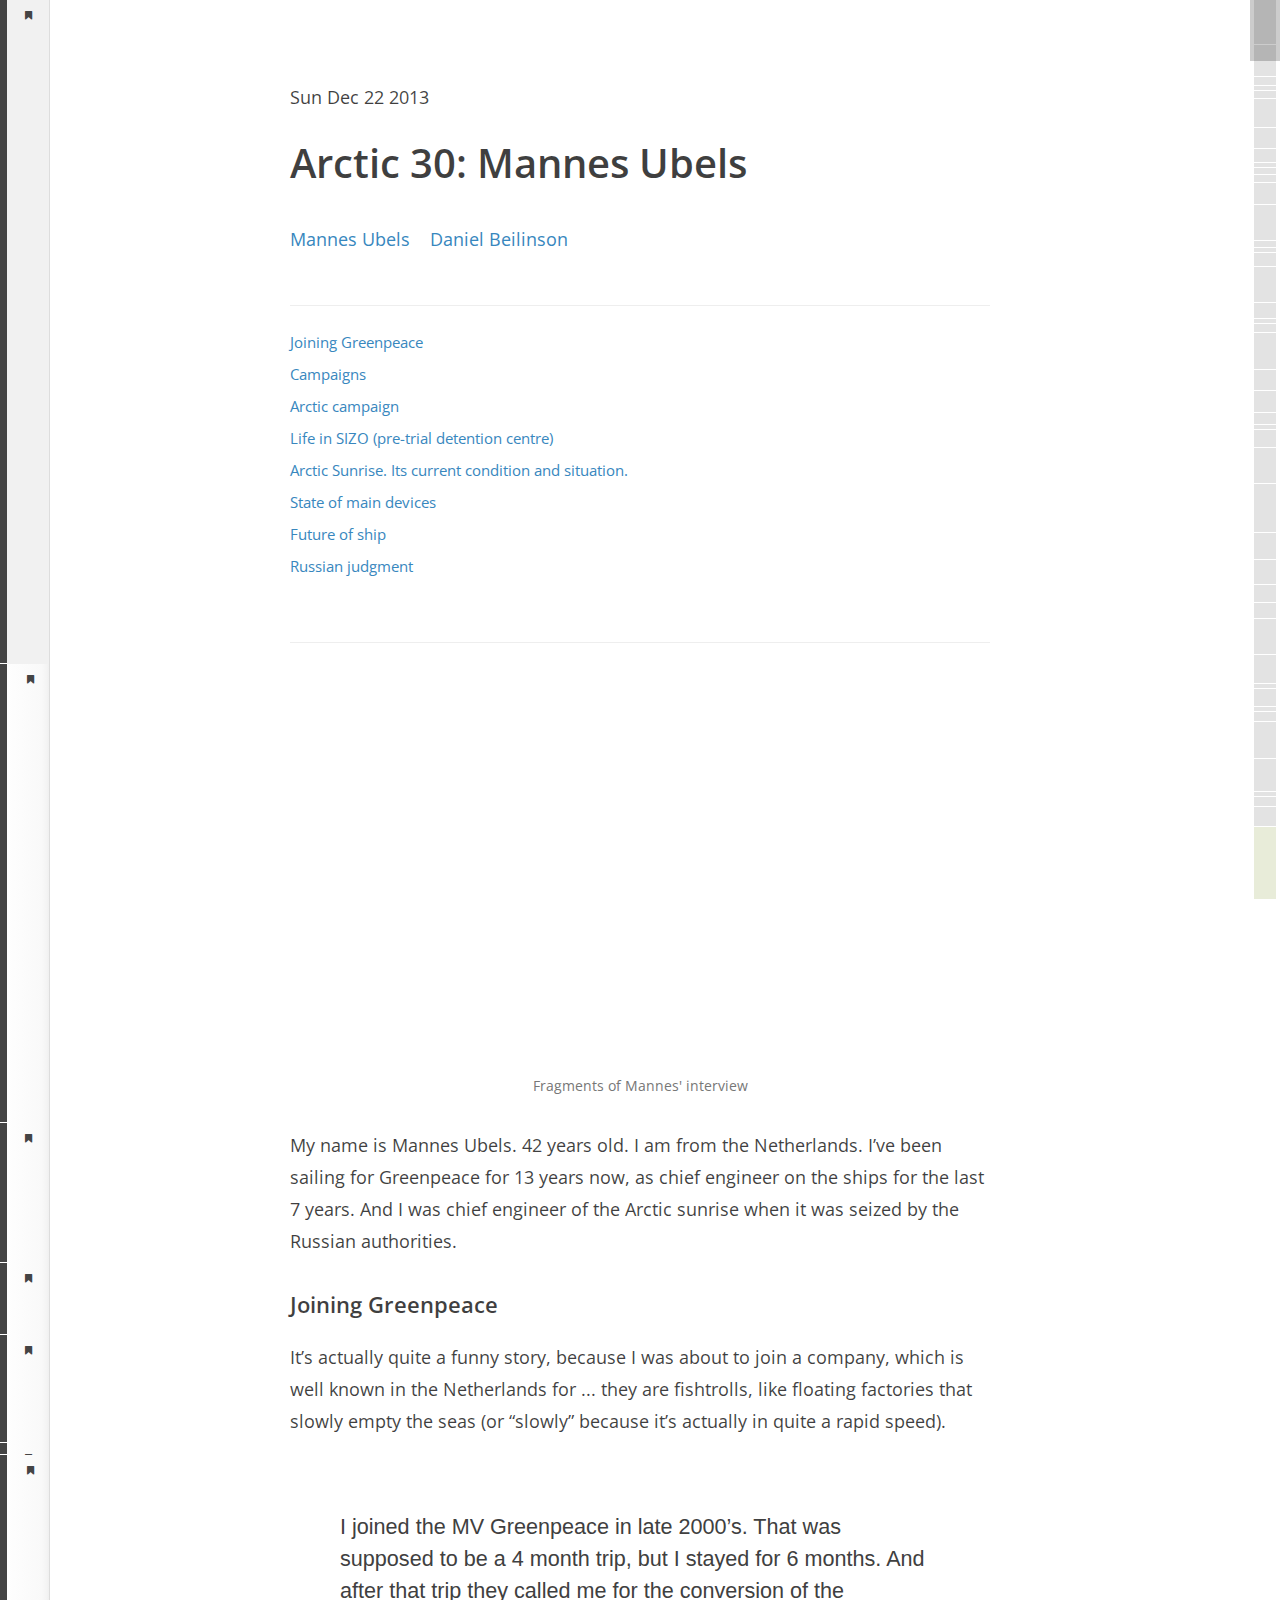
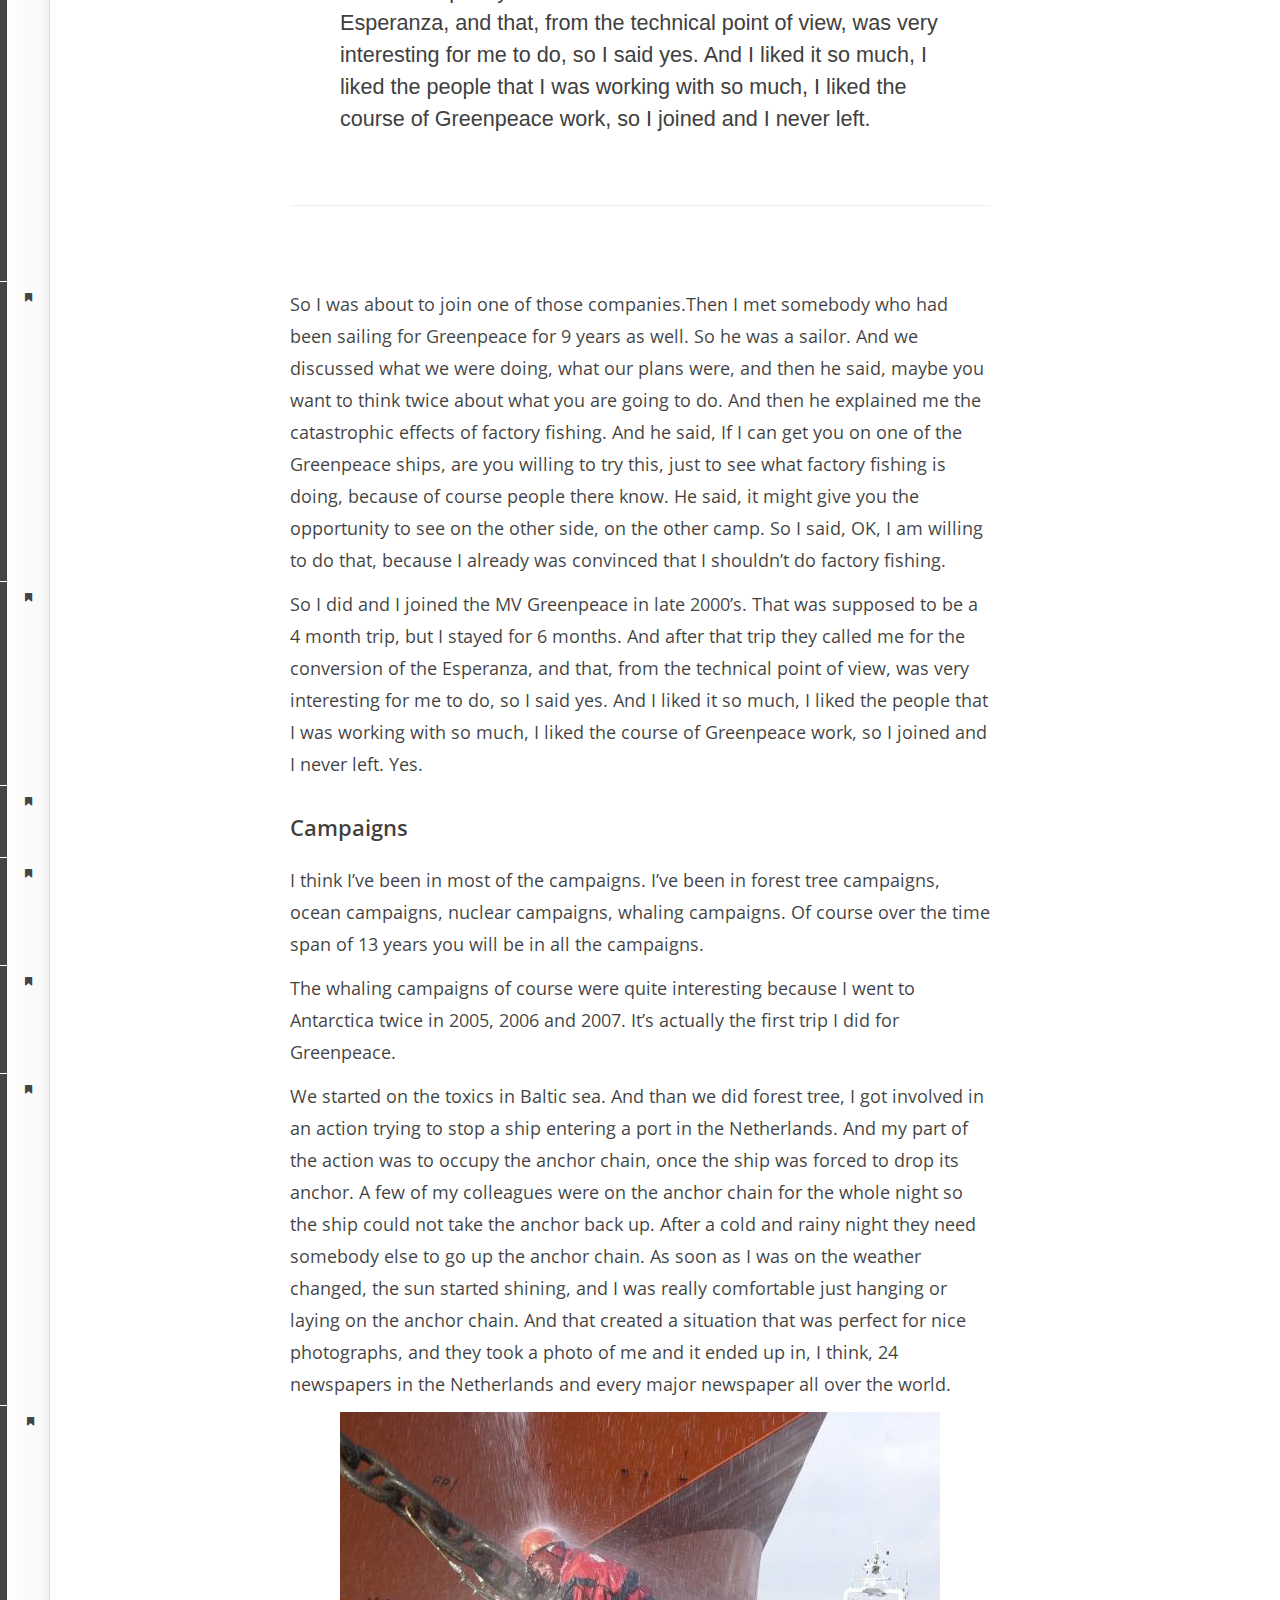
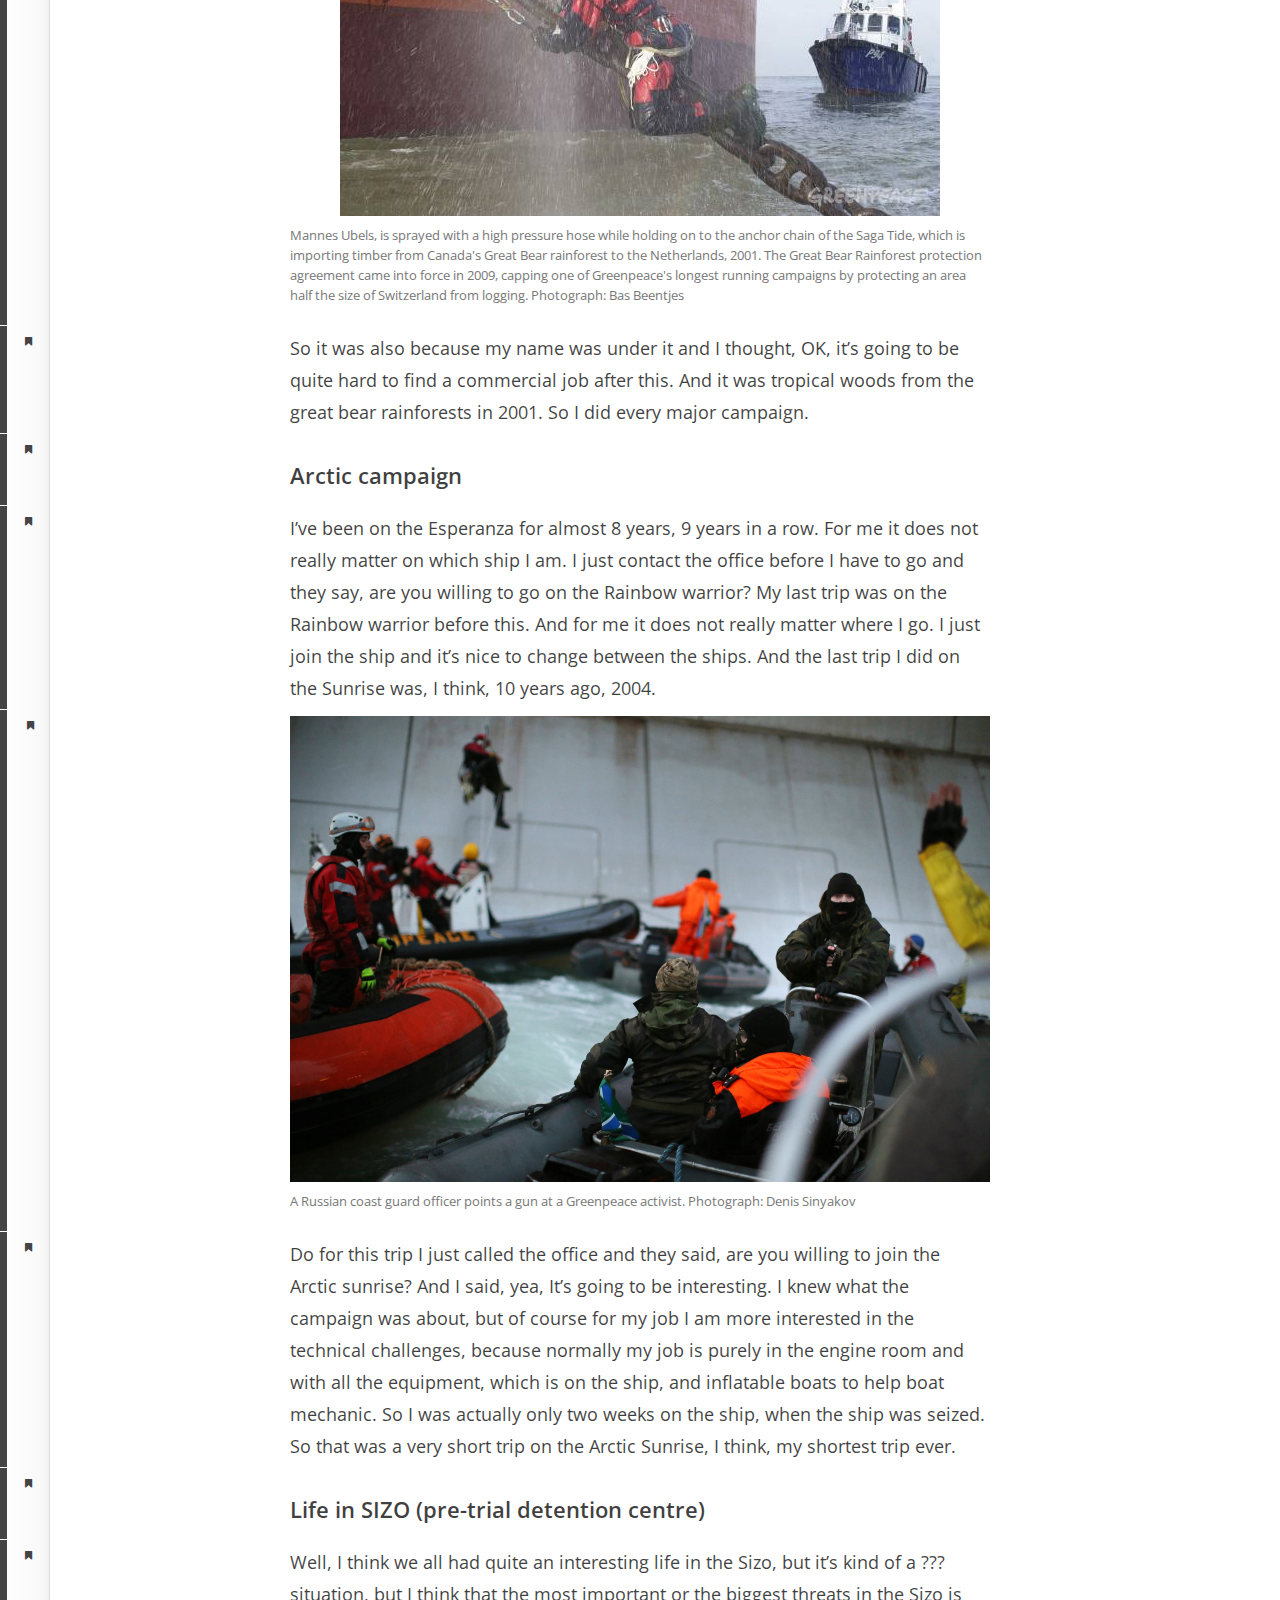
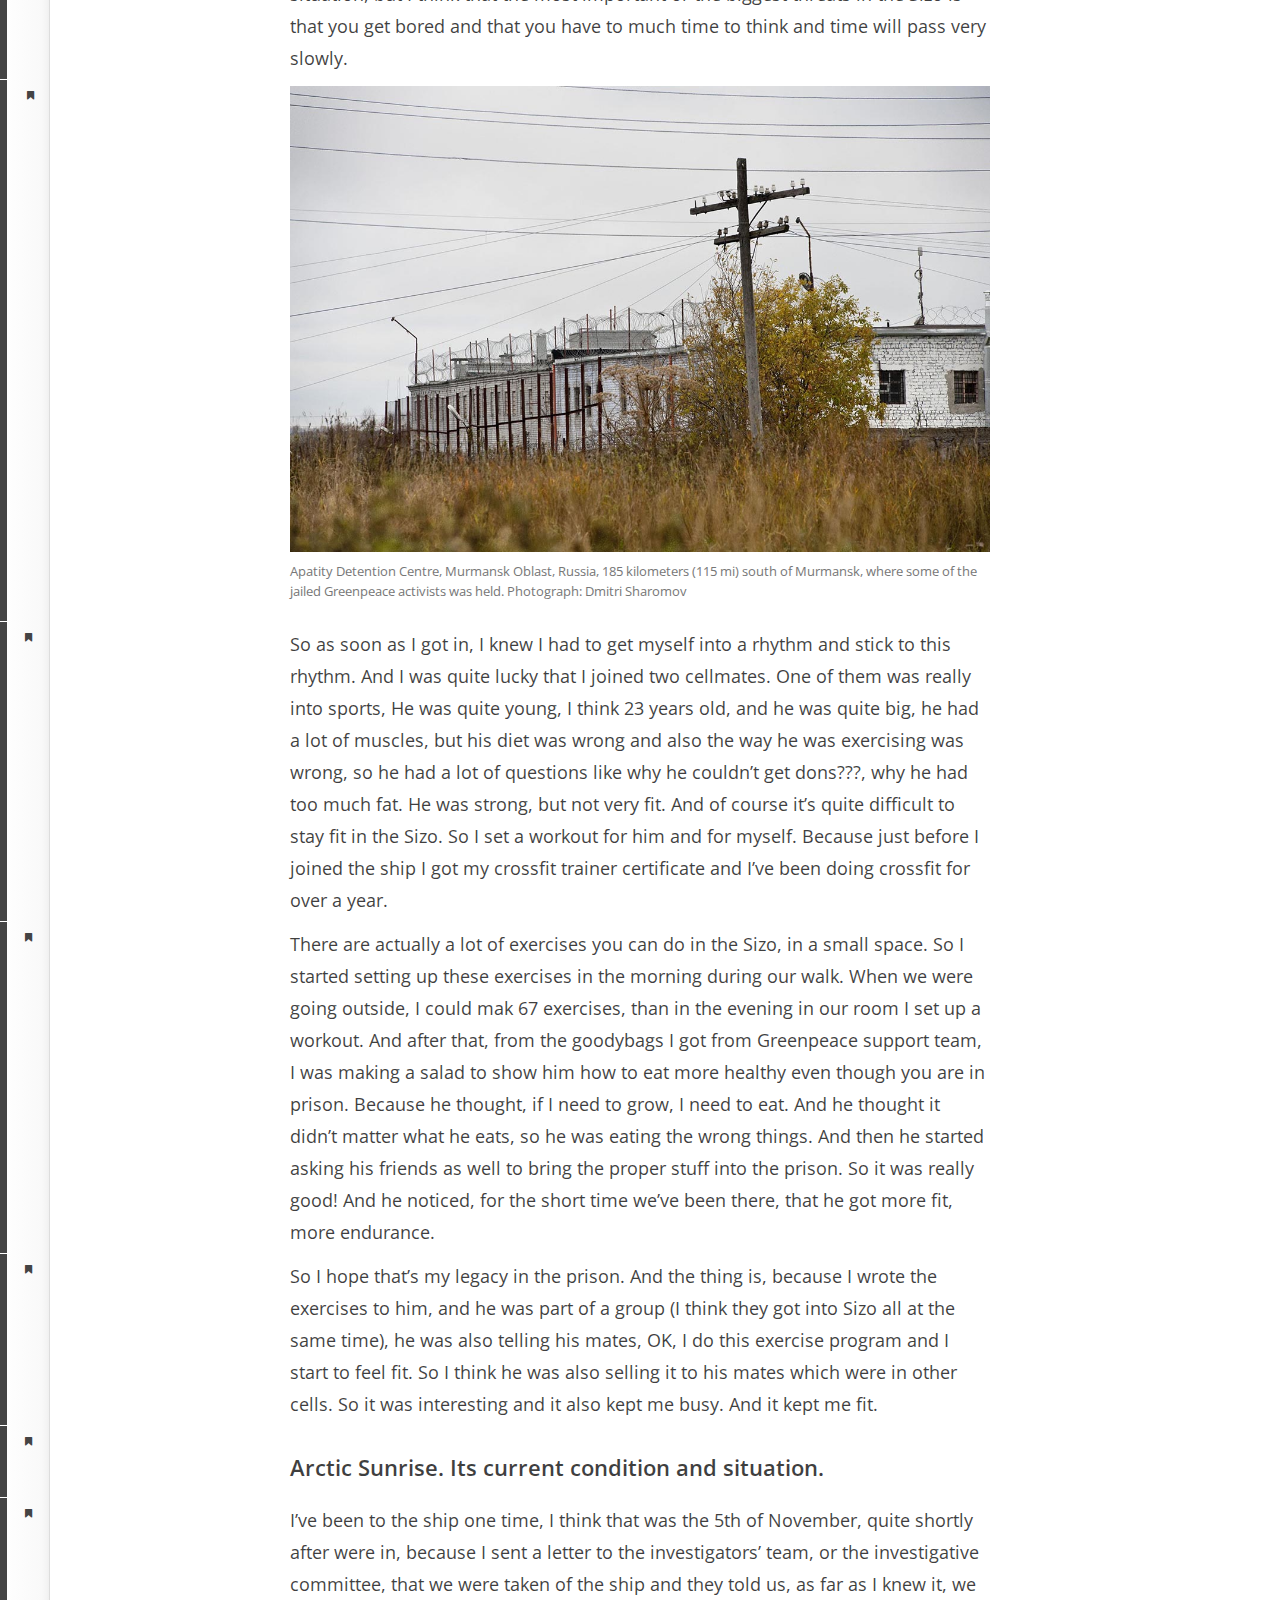
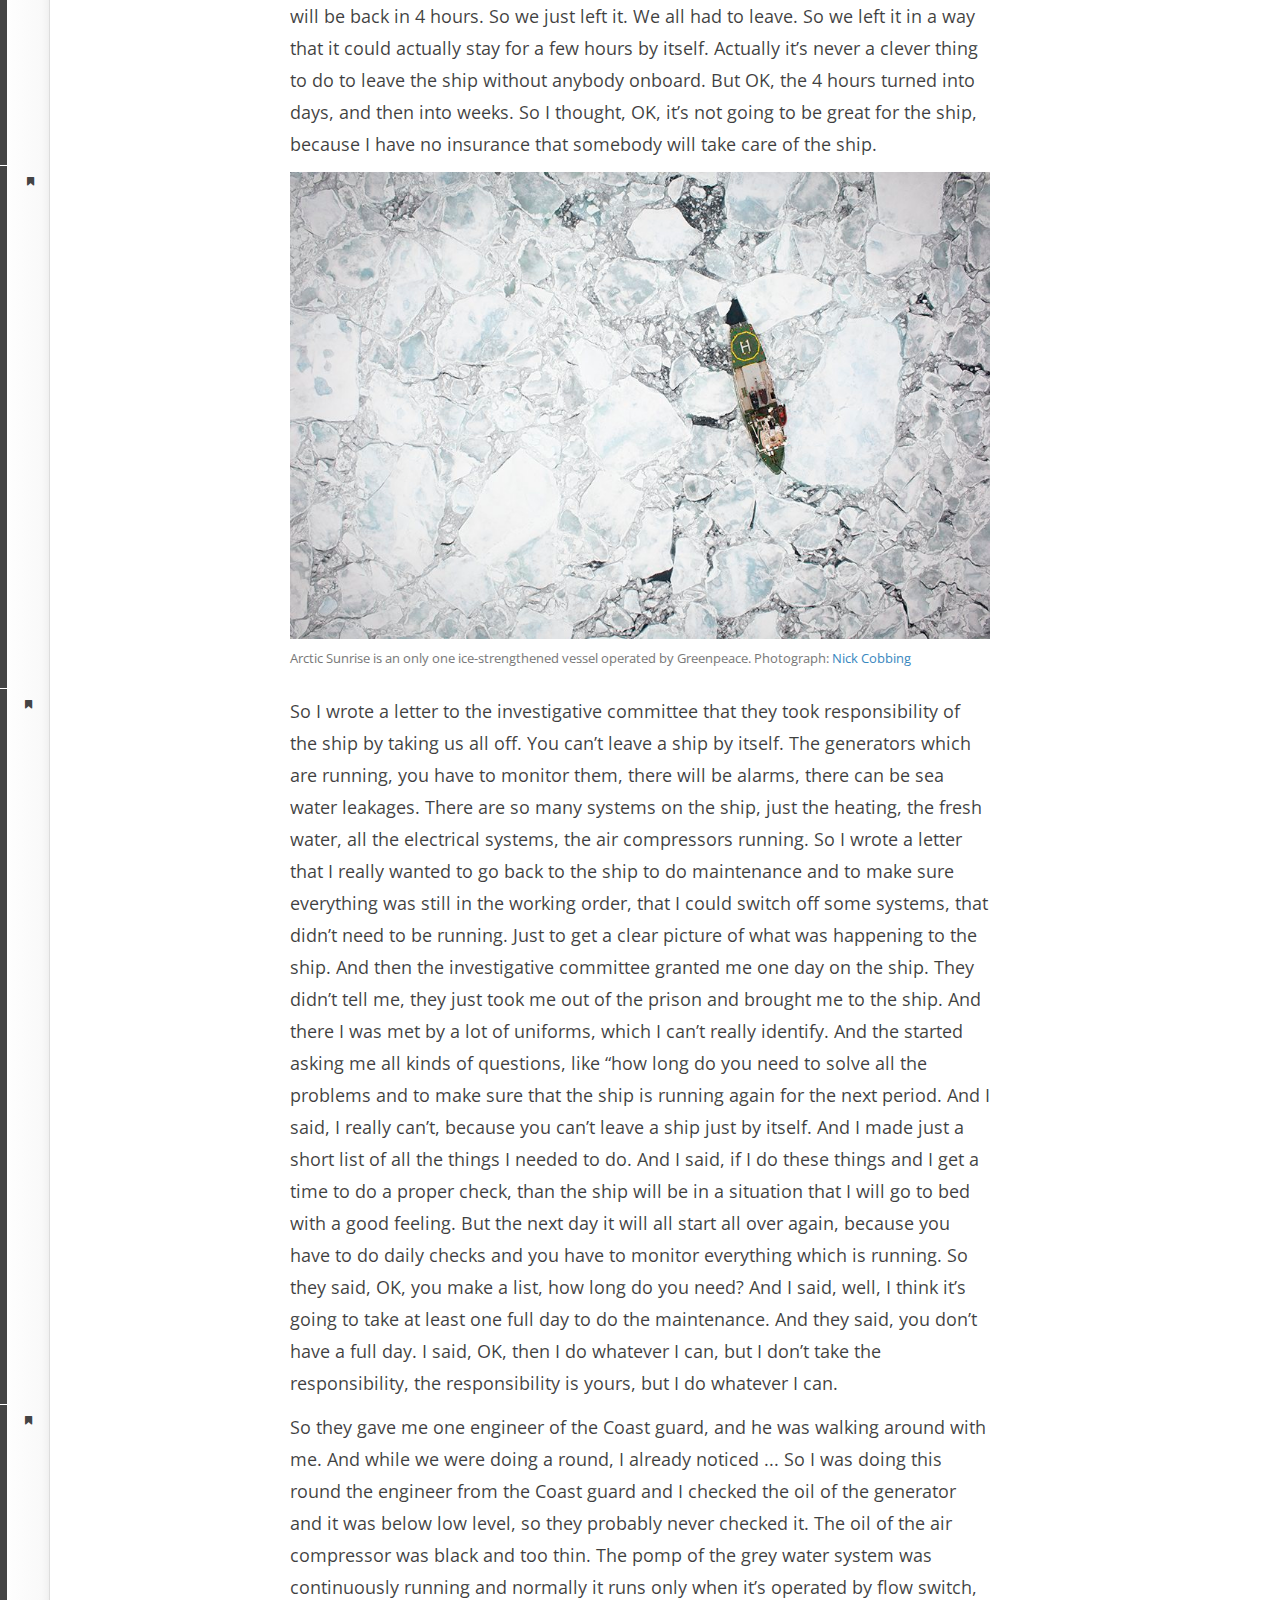
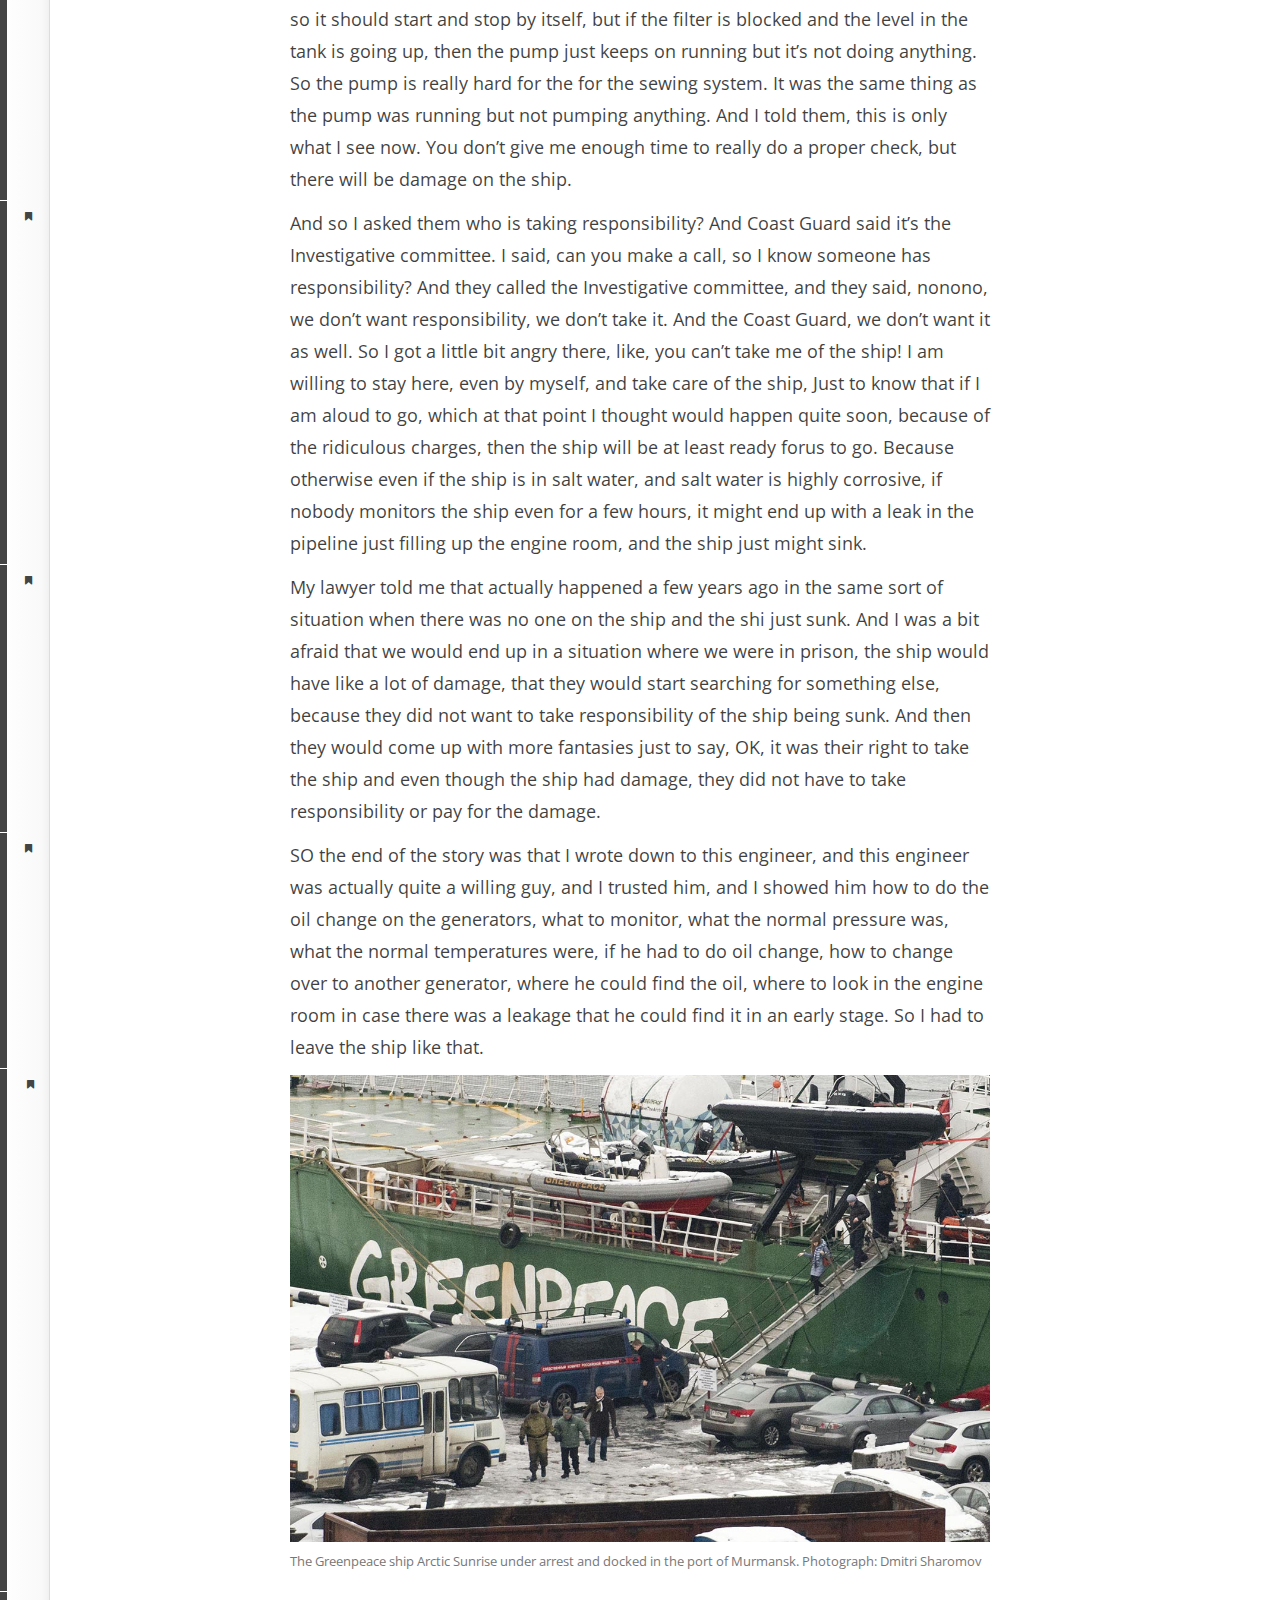
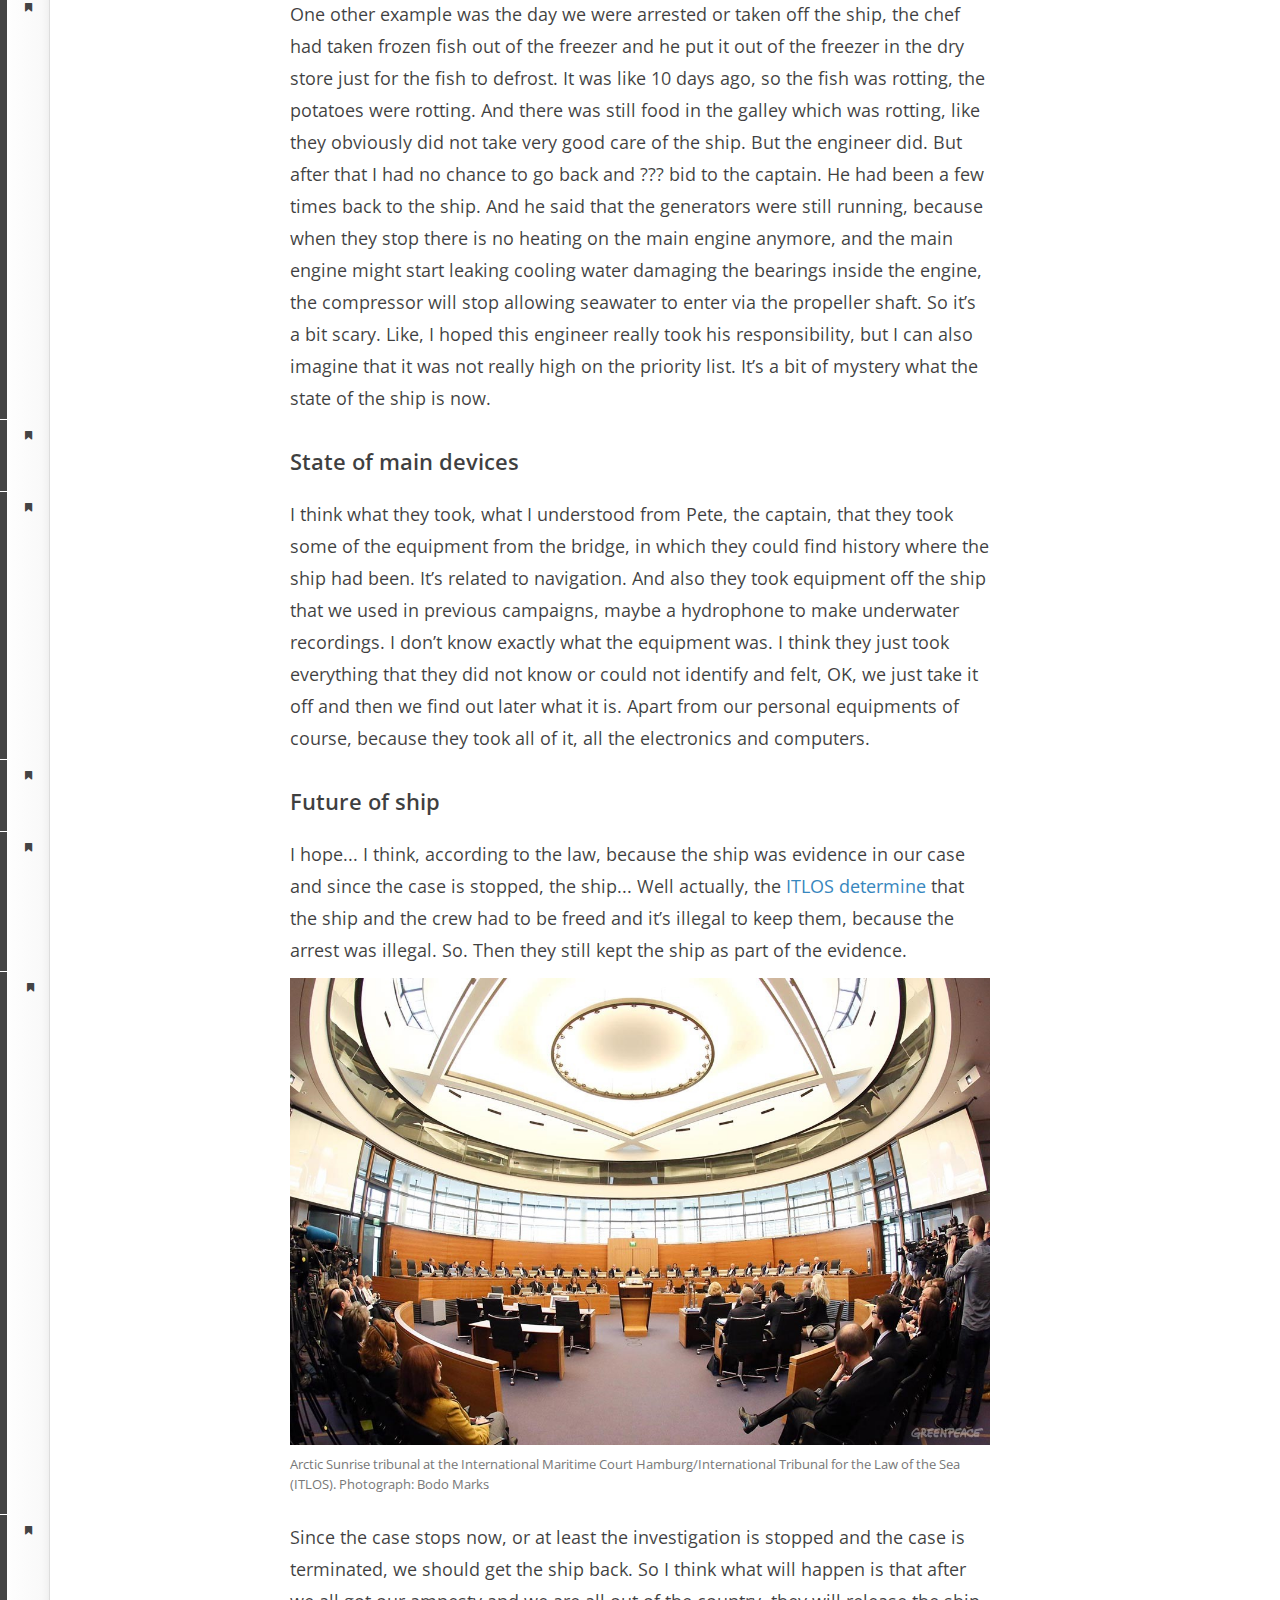
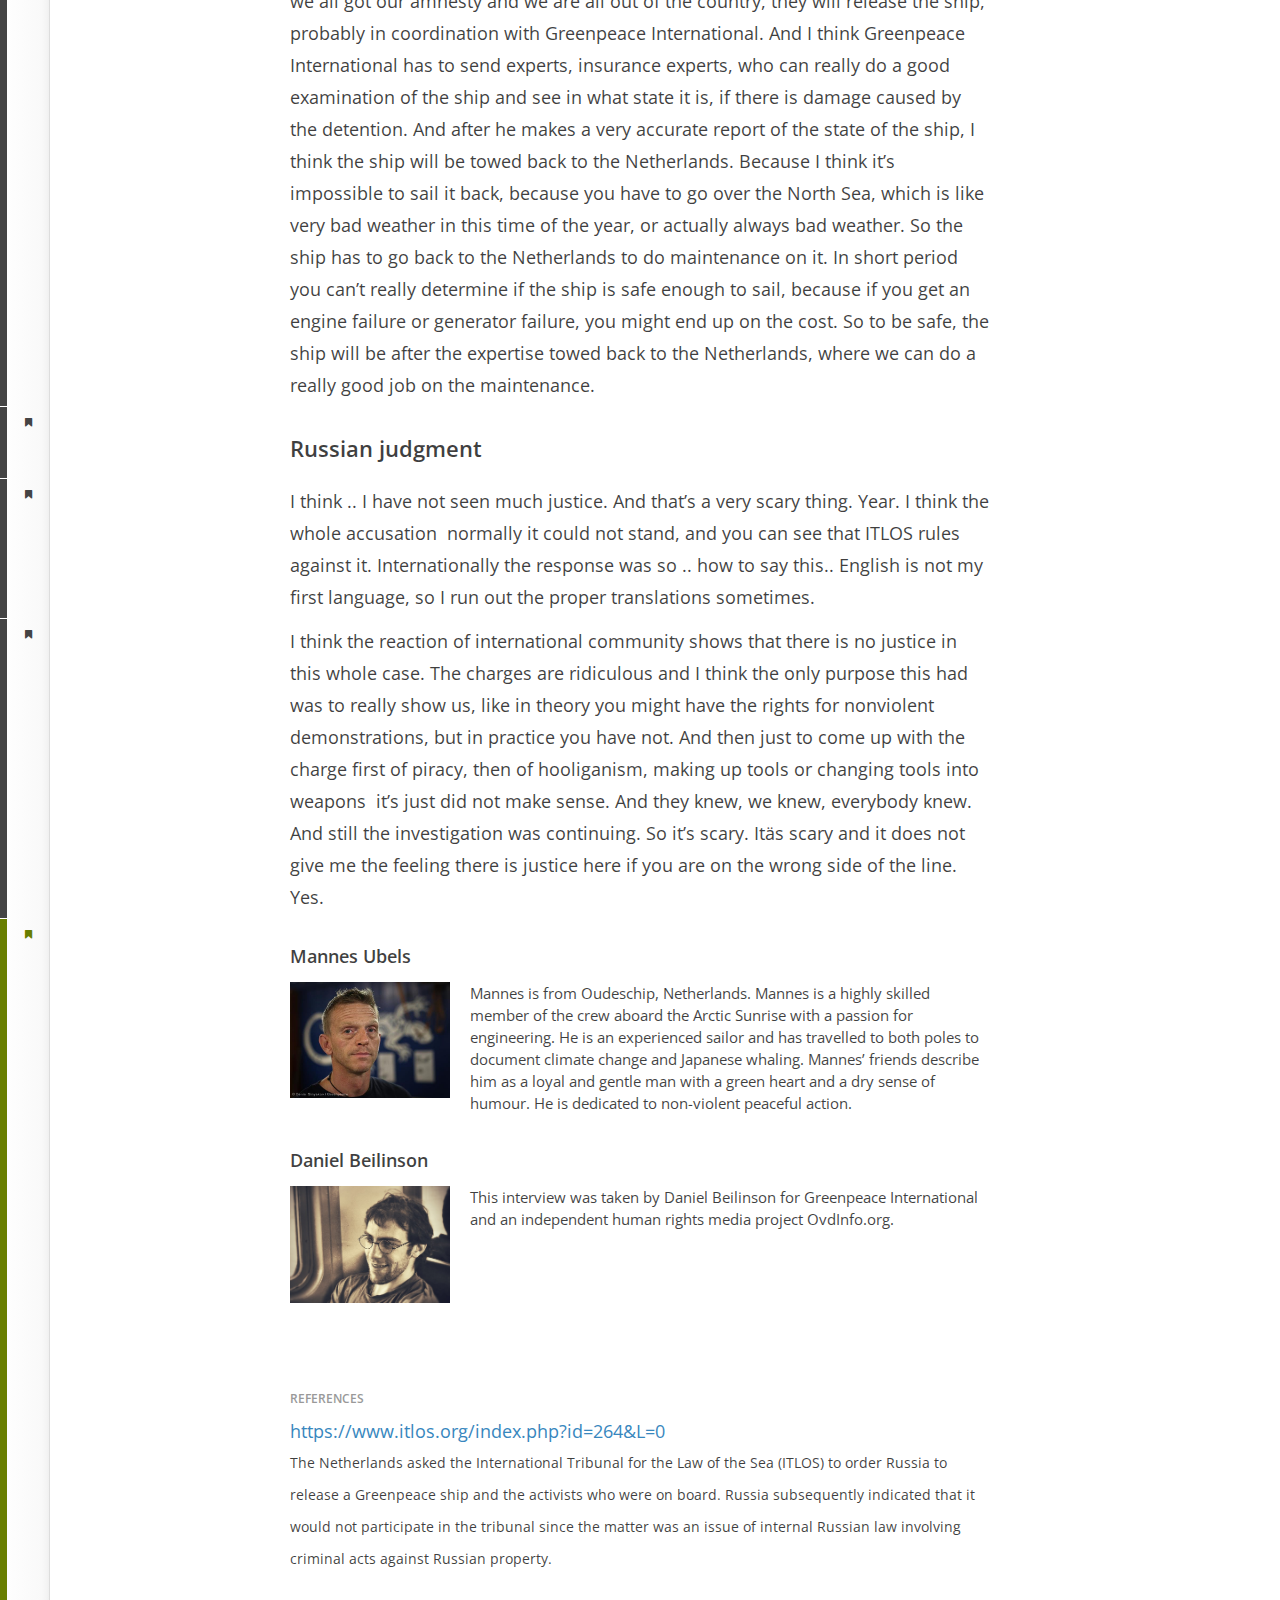
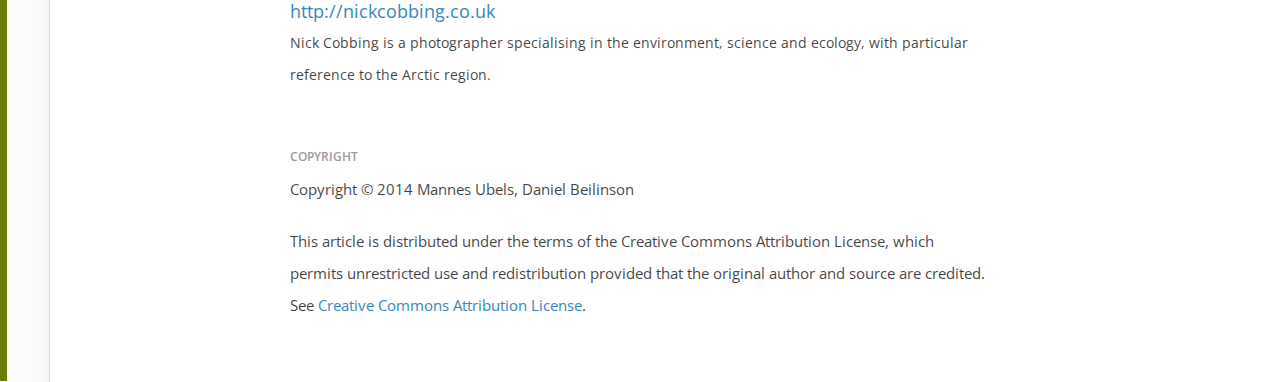
<file: greenpeace/mannes-ubels/index.html>
<!DOCTYPE html>
<html>
<head>

  <!--
    This document has been generated by the Substance Composer (1.0.0 Beta-1)
    http://substance.io/composer
   -->

  <meta charset="utf-8"/>
  <meta name="viewport" content="initial-scale=1,maximum-scale=1,user-scalable=no" />
  <link href='http://fonts.googleapis.com/css?family=Open+Sans:400italic,400,600' rel='stylesheet' type='text/css'>
  <link href="http://netdna.bootstrapcdn.com/font-awesome/4.0.3/css/font-awesome.css" rel="stylesheet">

  <link href="style.css" rel="stylesheet" />
  <link href="fluidbox.css" rel="stylesheet" />
  
  <script src="jquery-2.1.0.min.js"></script>
  <script src="underscore.js"></script>
  <script src="jquery.fluidbox.min.js"></script>
  <script src="app.js"></script>
  

  <title>Arctic 30: Mannes Ubels</title>
</head>
<body>

<div class="article">
<div id="cover" class="content-node cover">
<div class="content">
<div class="published-on">Sun Dec 22 2013</div>
<h1>Arctic 30: Mannes Ubels</h1>
<div class="authors">
  
    <a href="#contributor_b228a06ae0a55f463298ee5070a5c1c6" class="author">Mannes Ubels</a>
  
    <a href="#contributor_f20df369d1bbcb4d31edb433f02c54ca" class="author">Daniel Beilinson</a>
  
</div>

 


<div class="toc">
  <div class="toc-title">Contents </div>
  <div class="toc-entries">
    
      <div class="toc-entry level-1"><a href="#heading_76d36887453e7b46df6c0219878b7d3a">Joining Greenpeace</a></div>
    
      <div class="toc-entry level-1"><a href="#heading_b0afd602dd66f058dda2e97d2d47346f">Campaigns</a></div>
    
      <div class="toc-entry level-1"><a href="#heading_4146fb5c5cc27765f81574912343c17b">Arctic campaign</a></div>
    
      <div class="toc-entry level-1"><a href="#heading_1683509d92347f5a6fdfdaca4e532cac">Life in SIZO (pre-trial detention centre)</a></div>
    
      <div class="toc-entry level-1"><a href="#heading_29b1ff6563e67a464b7d458d3602b0a9">Arctic Sunrise. Its current condition and situation.</a></div>
    
      <div class="toc-entry level-1"><a href="#heading_7515c1a4553313ec2ded35387dc46dc0">State of main devices</a></div>
    
      <div class="toc-entry level-1"><a href="#heading_ec2858adb48c78dfd4fcbd5043d5aa52">Future of ship</a></div>
    
      <div class="toc-entry level-1"><a href="#heading_c6284f4a3b9bb4ecc77a7a9a01ea7417">Russian judgment</a></div>
    
  </div>
</div>


</div>
</div>
<div id="web_page_1243bb06063654624b9f61a270db6019" class="content-node web-page">
  <div class="content">
    <div class="page-wrapper">
      <iframe src="http://player.vimeo.com/video/92550800?title=0&amp;byline=0&amp;portrait=0&amp;color=ffffff" width="700" height="393" frameborder="0" webkitallowfullscreen mozallowfullscreen allowfullscreen></iframe>
    </div>
    
    <div class="caption">Fragments of Mannes' interview</div>
    
  </div>
</div>
<div id="b0adf5d5efe9e2cacdce0a2043231a41" class="content-node text">
<div class="content">
  My name is Mannes Ubels. 42 years old. I am from the Netherlands. I’ve been sailing for Greenpeace for 13 years now, as chief engineer on the ships for the last 7 years. And I was chief engineer of the Arctic sunrise when it was seized by the Russian authorities.
</div>
</div>

<div id="heading_76d36887453e7b46df6c0219878b7d3a" class="content-node heading level-1">
  <div class="content">
    <a href="#heading_76d36887453e7b46df6c0219878b7d3a" class="anchor">#</a>
    <h1>Joining Greenpeace</h1>
  </div>
</div>
<div id="ec488da88a6c27515d0c59340cbd94ee" class="content-node text">
<div class="content">
  It’s actually quite a funny story, because I was about to join a company, which is well known in the Netherlands for ... they are fish­trolls, like floating factories that slowly empty the seas (or “slowly” because it’s actually in quite a rapid speed). 
</div>
</div>
<div id="cd7d8ff48d394e5a56bed3af85cc9a2e" class="content-node text">
<div class="content">
  
</div>
</div>
<div id="web_page_56d3b4773f6ff21841424b940ee51180" class="content-node web-page">
  <div class="content">
    <div class="page-wrapper">
      <iframe src="web_page_56d3b4773f6ff21841424b940ee51180.html" width="400" height="500"></iframe>
    </div>
    
    <div class="caption"></div>
    
  </div>
</div>
<div id="8f6f547db4095078566aabb9da8f1fc4" class="content-node text">
<div class="content">
  So I was about to join one of those companies.Then I met somebody who had been sailing for Greenpeace for 9 years as well. So he was a sailor. And we discussed what we were doing, what our plans were, and then he said, maybe you want to think twice about what you are going to do. And then he explained me the catastrophic effects of factory fishing. And he said, If I can get you on one of the Greenpeace ships, are you willing to try this, just to see what factory fishing is doing, because of course people there know. He said, it might give you the opportunity to see on the other side, on the other camp. So I said, OK, I am willing to do that, because I already was convinced that I shouldn’t do factory fishing.
</div>
</div>
<div id="87554d2ae6192c85d333f92aa209330a" class="content-node text">
<div class="content">
  So I did and I joined the MV Greenpeace in late 2000’s. That was supposed to be a 4 month trip, but I stayed for 6 months. And after that trip they called me for the conversion of the Esperanza, and that, from the technical point of view, was very interesting for me to do, so I said yes. And I liked it so much, I liked the people that I was working with so much, I liked the course of Greenpeace work, so I joined and I never left. Yes.

</div>
</div>

<div id="heading_b0afd602dd66f058dda2e97d2d47346f" class="content-node heading level-1">
  <div class="content">
    <a href="#heading_b0afd602dd66f058dda2e97d2d47346f" class="anchor">#</a>
    <h1>Campaigns</h1>
  </div>
</div>
<div id="68e08ad01d82fbf1e7b1b80541aea796" class="content-node text">
<div class="content">
  I think I’ve been in most of the campaigns. I’ve been in forest tree campaigns, ocean campaigns, nuclear campaigns, whaling campaigns. Of course over the time span of 13 years you will be in all the campaigns. 
</div>
</div>
<div id="142f4341f489e1565acd7833846094c8" class="content-node text">
<div class="content">
  The whaling campaigns of course were quite interesting because I went to Antarctica twice in 2005, 2006 and 2007. It’s actually the first trip I did for
Greenpeace. 
</div>
</div>
<div id="7c8af633f340242c37bf208d2ff20d28" class="content-node text">
<div class="content">
  We started on the toxics in Baltic sea. And than we did forest tree, I got involved in an action trying to stop a ship entering a port in the Netherlands. And my part of the action was to occupy the anchor chain, once the ship was forced to drop its anchor. A few of my colleagues
were on the anchor chain for the whole night so the ship could not take the anchor back up. After a cold and rainy night they need somebody else to go up the anchor chain. As soon as I was on the weather changed, the sun started shining, and I was really comfortable just hanging or laying on the anchor chain. And that created a situation that was perfect for nice photographs, and they took a photo of me and it ended up in, I think, 24 newspapers in the Netherlands and every major newspaper all over the world.
</div>
</div>
<div id="figure_a021007241466a0db216dfd424068ed3" class="content-node figure">
  <div class="content">
    <a href="figure_a021007241466a0db216dfd424068ed3.png" target="_blank" class="fluid-figure"><img src="figure_a021007241466a0db216dfd424068ed3.png"></a>
    
    <div class="caption">Mannes Ubels, is sprayed with a high pressure hose while holding on to the anchor chain of the Saga Tide, which is importing timber from Canada's Great Bear rainforest to the Netherlands, 2001. The Great Bear Rainforest protection agreement came into force in 2009, capping one of Greenpeace's longest running campaigns by protecting an area half the size of Switzerland from logging.
Photograph: Bas Beentjes</div>
    
  </div>
</div>
<div id="b6f98e312d1df1e02eb6213b530e2c8d" class="content-node text">
<div class="content">
  So it was also because my name was under it and I thought, OK, it’s going to be quite hard to find a commercial job after this. And it was tropical woods from the great bear rainforests in 2001. So I did every major campaign.
</div>
</div>

<div id="heading_4146fb5c5cc27765f81574912343c17b" class="content-node heading level-1">
  <div class="content">
    <a href="#heading_4146fb5c5cc27765f81574912343c17b" class="anchor">#</a>
    <h1>Arctic campaign</h1>
  </div>
</div>
<div id="d96e3646a68ed4810e55bbc15cbb84bc" class="content-node text">
<div class="content">
  I’ve been on the Esperanza for almost 8 years, 9 years in a row. For me it does not really matter on which ship I am. I just contact the office before I have to go and they say, are you willing to go on the Rainbow warrior? My last trip was on the Rainbow warrior before this. And for me it does not really matter where I go. I just join the ship and it’s nice to change between the ships. And the last trip I did on the Sunrise was, I think, 10 years ago, 2004.
</div>
</div>
<div id="figure_0b32646be6ad5e968a20df57bbafb33d" class="content-node figure">
  <div class="content">
    <a href="figure_0b32646be6ad5e968a20df57bbafb33d.png" target="_blank" class="fluid-figure"><img src="figure_0b32646be6ad5e968a20df57bbafb33d.png"></a>
    
    <div class="caption">A Russian coast guard officer points a gun at a Greenpeace activist. 
Photograph: Denis Sinyakov</div>
    
  </div>
</div>
<div id="8009fbf57fbe80f1c5fe8a05925077b2" class="content-node text">
<div class="content">
  Do for this trip I just called the office and they said, are you willing to join the Arctic sunrise? And I said, yea, It’s going to be interesting. I knew what the campaign was about, but of course for my job I am more interested in the technical challenges, because normally my job is purely in the engine room and with all the equipment, which is on the ship, and inflatable boats to help boat mechanic.
So I was actually only two weeks on the ship, when the ship was seized. So that was a very short trip on the Arctic Sunrise, I think, my shortest trip ever.
</div>
</div>

<div id="heading_1683509d92347f5a6fdfdaca4e532cac" class="content-node heading level-1">
  <div class="content">
    <a href="#heading_1683509d92347f5a6fdfdaca4e532cac" class="anchor">#</a>
    <h1>Life in SIZO (pre-trial detention centre)</h1>
  </div>
</div>
<div id="07dbaea69615c8851e294c0413763952" class="content-node text">
<div class="content">
  Well, I think we all had quite an interesting life in the Sizo, but it’s kind of a ??? situation, but I think that the most important or the biggest threats in the Sizo is that you get bored and that you have to much time to think and time will pass very slowly.
</div>
</div>
<div id="figure_f546f6d8ca3ef714db87952d29e55eaa" class="content-node figure">
  <div class="content">
    <a href="figure_f546f6d8ca3ef714db87952d29e55eaa.png" target="_blank" class="fluid-figure"><img src="figure_f546f6d8ca3ef714db87952d29e55eaa.png"></a>
    
    <div class="caption">Apatity Detention Centre, Murmansk Oblast, Russia, 185 kilometers (115 mi) south of Murmansk, where some of the jailed Greenpeace activists was held.
Photograph: Dmitri Sharomov</div>
    
  </div>
</div>
<div id="7b71cfe1c4ca3b3ebae0a07b420106c6" class="content-node text">
<div class="content">
  So as soon as I got in, I knew I had to get myself into a rhythm and stick to this rhythm. And I was quite lucky that I joined two cellmates. One of them was really into sports, He was quite young, I think 23 years old, and he was quite big, he had a lot of muscles, but his diet was wrong and also the way he was exercising was wrong, so he had a lot of questions like why he couldn’t get dons???, why he had too much fat. He was strong, but not very fit. And of course it’s quite difficult to stay fit in the Sizo.
So I set a workout for him and for myself. Because just before I joined the ship I got my crossfit trainer certificate and I’ve been doing crossfit for over a year. 
</div>
</div>
<div id="f6867807da546d2c5d7bb6e89d3ce6a1" class="content-node text">
<div class="content">
  There are actually a lot of exercises you can do in the Sizo, in a small space. So I started setting up these exercises in the morning during our walk. When we were going outside, I could mak 6­7 exercises, than in the evening in our room I set up a workout. And after that, from the goody­bags I got from Greenpeace support team, I was making a salad to show him how to eat more healthy even though you are in prison. Because he thought, if I need to grow, I need to eat. And he thought it didn’t matter what he eats, so he was eating the wrong things. And then he started asking his friends as well to bring the proper stuff into the prison. So it was really good! And he noticed, for the short time we’ve been there, that he got more fit, more endurance. 
</div>
</div>
<div id="4c284520d6d508b4f7b049e1980b0869" class="content-node text">
<div class="content">
  So I hope that’s my legacy in the prison. And the thing is, because I wrote the exercises to him, and he was part of a group (I think they got into Sizo all at the same time), he was also telling his mates, OK, I do this exercise program and I start to feel fit. So I think he was also selling it to his mates which were in other cells. So it was interesting and it also kept me busy. And it kept me fit.
</div>
</div>

<div id="heading_29b1ff6563e67a464b7d458d3602b0a9" class="content-node heading level-1">
  <div class="content">
    <a href="#heading_29b1ff6563e67a464b7d458d3602b0a9" class="anchor">#</a>
    <h1>Arctic Sunrise. Its current condition and situation.</h1>
  </div>
</div>
<div id="4482b6966f0ac79d4b92d96e0260b75a" class="content-node text">
<div class="content">
  I’ve been to the ship one time, I think that was the 5th of November, quite shortly after were in, because I sent a letter to the investigators’ team, or the investigative committee, that we were taken of the ship and they told us, as far as I knew it, we will be back in 4 hours. 
So we just left it. We all had to leave. So we left it in a way that it could actually stay for a few hours by itself. Actually it’s never a clever thing to do to leave the ship without anybody onboard. But OK, the 4 hours turned into days, and then into weeks. So I thought, OK, it’s not going to be great for the ship, because I have no insurance that somebody will take care of the ship. 
</div>
</div>
<div id="figure_adbdad6e5fdd667aed6671f5130cf5f3" class="content-node figure">
  <div class="content">
    <a href="figure_adbdad6e5fdd667aed6671f5130cf5f3.png" target="_blank" class="fluid-figure"><img src="figure_adbdad6e5fdd667aed6671f5130cf5f3.png"></a>
    
    <div class="caption">Arctic Sunrise is an only one ice-strengthened vessel operated by Greenpeace. 
Photograph: <a href="http://nickcobbing.co.uk" title="Nick Cobbing is a photographer specialising in the environment, science and ecology, with particular reference to the Arctic region.">Nick Cobbing</a></div>
    
  </div>
</div>
<div id="da3ac08015b272ab6d7618a60b6b2bcb" class="content-node text">
<div class="content">
  So I wrote a letter to the investigative committee that they took responsibility of the ship by taking us all off. You can’t leave a ship by itself. The generators which are running, you have to monitor them, there will be alarms, there can be sea water leakages. There are so many systems on the ship, just the heating, the fresh water, all the electrical systems, the air compressors running. So I wrote a letter that I really wanted to go back to the ship to do maintenance and to make sure everything was still in the working order, that I could switch off some systems, that didn’t need to be running. Just to get a clear picture of what was happening to the ship. And then the investigative committee granted me one day on the ship. They didn’t tell me, they just took me out of the prison and brought me to the ship. And there I was met by a lot of uniforms, which I can’t really identify. And the started asking me all kinds of questions, like “how long do you need to solve all the problems and to make sure that the ship is running again for the next period. And I said, I really can’t, because you can’t leave a ship just by itself. And I made just a short list of all the things I needed to do. And I said, if I do these things and I get a time to do a proper check, than the ship will be in a situation that I will go to bed with a good feeling.
But the next day it will all start all over again, because you have to do daily checks and you have to monitor everything which is running. So they said, OK, you make a list, how long do you need? And I said, well, I think it’s
going to take at least one full day to do the maintenance. And they said, you don’t have a full day. I said, OK, then I do whatever I can, but I don’t take the responsibility, the responsibility is yours, but I do whatever I can. 
</div>
</div>
<div id="d55a77702ef29337ba87e0917d75e705" class="content-node text">
<div class="content">
  So they gave me one engineer of the Coast guard, and he was walking around with me. And while we were doing a round, I already noticed ...  So I was doing this round the engineer from the Coast guard and I checked the oil of the generator and it was below low level, so they probably never checked it. The oil of the air compressor was black and too thin. The pomp of the grey water system was continuously running and normally it runs only when it’s operated by flow switch, so it should start and stop by itself, but if the filter is blocked and the level in the tank is going up, then the pump just keeps on running but it’s not doing anything. 
So the pump is really hard for the for the sewing system. It was the same thing as the pump was running but not pumping anything. And I told them, this is only what I see now. You don’t give me enough time to really do a proper check, but there will be damage on the ship.
</div>
</div>
<div id="0d982a949134b82de485241ca69f4bbe" class="content-node text">
<div class="content">
  And so I asked them who is taking responsibility? And Coast Guard said it’s the Investigative committee. I said, can you make a call, so I know someone has responsibility? And they called the Investigative committee, and they said, no­no­no, we don’t want responsibility, we don’t take it. And the Coast Guard, we don’t want it as well. So I got a little bit angry there, like, you can’t take me of the ship! I am willing to stay here, even by myself, and take care of the ship, Just to know that if I am aloud to go, which at that point I thought would happen quite soon, because of the ridiculous charges, then the ship will be at least ready forus to go. 
Because otherwise even if the ship is in salt water, and salt water is highly corrosive, if nobody monitors the ship even for a few hours, it might end up with a leak in the pipeline just filling up the engine room, and the ship just might sink. 
</div>
</div>
<div id="4f69a5b0ecbbd81fc4935cac327e8abf" class="content-node text">
<div class="content">
  My lawyer told me that actually happened a few years ago in the same sort of situation when there was no one on the ship and the shi just
sunk. And I was a bit afraid that we would end up in a situation where we were in prison, the ship would have like a lot of damage, that they would start searching for something else, because they did not want to take responsibility of the ship being sunk. And then they would come up with
more fantasies just to say, OK, it was their right to take the ship and even though the ship had damage, they did not have to take responsibility or pay for the damage.
</div>
</div>
<div id="2784a753c51525184c564ab23a7c7c16" class="content-node text">
<div class="content">
  SO the end of the story was that I wrote down to this engineer, and this engineer was actually quite a willing guy, and I trusted him, and I showed him how to do the oil change on the generators, what to monitor, what the normal pressure was, what the normal temperatures were, if he had to do oil change, how to change over to another generator, where he could find the oil, where to look in the engine room in case there was a leakage that he could find it in an early stage. So I had to leave the ship like that. 
</div>
</div>
<div id="figure_595b9cf2dc224d897342a4dd65f5fa11" class="content-node figure">
  <div class="content">
    <a href="figure_595b9cf2dc224d897342a4dd65f5fa11.png" target="_blank" class="fluid-figure"><img src="figure_595b9cf2dc224d897342a4dd65f5fa11.png"></a>
    
    <div class="caption">The Greenpeace ship Arctic Sunrise under arrest and docked in the port of Murmansk.
Photograph: Dmitri Sharomov</div>
    
  </div>
</div>
<div id="f72ee5238533ed94d044daf30df5fd41" class="content-node text">
<div class="content">
  One other example was the day we were arrested or taken off the ship, the chef had taken frozen fish out of the freezer and he put it out of the freezer in the dry store just for the fish to defrost. It was like 10 days ago, so the fish was rotting, the potatoes were rotting. And there was still food in the galley which was rotting, like they obviously did not take very good care of the ship. But the engineer did. But after that I had no chance to go back and ??? bid to the captain.
He had been a few times back to the ship. And he said that the generators were still running, because when they stop there is no heating on the main engine anymore, and the main engine might start leaking cooling water damaging the bearings inside the engine, the compressor will stop allowing seawater to enter via the propeller shaft. So it’s a bit scary. Like, I hoped this engineer really took his responsibility, but I can also imagine that it was not really high on the priority list. It’s a bit of mystery what the state of the ship is now.
</div>
</div>

<div id="heading_7515c1a4553313ec2ded35387dc46dc0" class="content-node heading level-1">
  <div class="content">
    <a href="#heading_7515c1a4553313ec2ded35387dc46dc0" class="anchor">#</a>
    <h1>State of main devices</h1>
  </div>
</div>
<div id="d92558f808769df7702044f9a4ee1b0d" class="content-node text">
<div class="content">
  I think what they took, what I understood from Pete, the captain, that they took some of the equipment from the bridge, in which they could find history where the ship had been. It’s related to navigation. And also they took equipment off the ship that we used in previous campaigns, maybe a hydrophone to make underwater recordings. I don’t know exactly what the equipment was. I think they just took everything that they did not know or could not identify and felt, OK, we just take it off and then we find out later what it is. Apart from our personal equipments of course, because they took all of it, all the electronics and computers.
</div>
</div>

<div id="heading_ec2858adb48c78dfd4fcbd5043d5aa52" class="content-node heading level-1">
  <div class="content">
    <a href="#heading_ec2858adb48c78dfd4fcbd5043d5aa52" class="anchor">#</a>
    <h1>Future of ship</h1>
  </div>
</div>
<div id="feba544b51438b13ecc909d90f9e1d25" class="content-node text">
<div class="content">
  I hope... I think, according to the law, because the ship was evidence in our case and since the case is stopped, the ship... Well actually, the <a href="https://www.itlos.org/index.php?id=264&L=0" title="The Netherlands asked the International Tribunal for the Law of the Sea (ITLOS) to order Russia to release a Greenpeace ship and the activists who were on board.
Russia subsequently indicated that it would not participate in the tribunal since the matter was an issue of internal Russian law involving criminal acts against Russian property.">ITLOS determine</a> that the ship and the crew had to be freed and it’s illegal to keep them, because the arrest was illegal. So. Then they still kept the ship as part of the evidence.
</div>
</div>
<div id="figure_00279c15089b6939a3f347cb0ab32b18" class="content-node figure">
  <div class="content">
    <a href="figure_00279c15089b6939a3f347cb0ab32b18.png" target="_blank" class="fluid-figure"><img src="figure_00279c15089b6939a3f347cb0ab32b18.png"></a>
    
    <div class="caption">Arctic Sunrise tribunal at the International Maritime Court Hamburg/International Tribunal for the Law of the Sea (ITLOS).
Photograph: Bodo Marks</div>
    
  </div>
</div>
<div id="0785fd41ba65583518e0c3be65b7d0c0" class="content-node text">
<div class="content">
  Since the case stops now, or at least the investigation is stopped and the case is terminated, we should get the ship back. So I think what will happen is that after we all got our amnesty and we are all out of the country, they will release the ship, probably in coordination with Greenpeace International. And I think Greenpeace International has to send experts, insurance experts, who can really do a good examination of the ship and see in what state it is, if there is damage caused by the detention. And after he makes a very accurate report of the state of the ship, I think the ship will be towed back to the Netherlands. Because I think it’s impossible to sail it back, because you have to go over the North Sea, which is like very bad weather in this time of the year, or actually always bad weather.
So the ship has to go back to the Netherlands to do maintenance on it. In short period you can’t really determine if the ship is safe enough to sail, because if you get an engine failure or generator failure, you might end up on the cost. So to be safe, the ship will be after the expertise towed back to the Netherlands, where we can do a really good job on the maintenance.
</div>
</div>

<div id="heading_c6284f4a3b9bb4ecc77a7a9a01ea7417" class="content-node heading level-1">
  <div class="content">
    <a href="#heading_c6284f4a3b9bb4ecc77a7a9a01ea7417" class="anchor">#</a>
    <h1>Russian judgment</h1>
  </div>
</div>
<div id="0f11add657fe91e6e3d73b843550bb9e" class="content-node text">
<div class="content">
  I think .. I have not seen much justice. And that’s a very scary thing. Year. I think the whole accusation ­ normally it could not stand, and you can see that ITLOS rules against it. Internationally the response was so .. how to say this.. English is not my first language, so I run out the proper translations sometimes. 
</div>
</div>
<div id="590469fa795230ab4de3757f0982ccd1" class="content-node text">
<div class="content">
  I think the reaction of international community shows that there is no justice in this whole case. The charges are ridiculous and I think the only purpose this had was to really show us, like in theory you might have the rights for non­violent demonstrations, but in practice you have not. And then just to come up with the charge first of piracy, then of hooliganism, making up tools or changing tools into weapons ­ it’s just did not make sense. And they knew, we knew, everybody knew. And still the investigation was continuing. So it’s scary. Itäs scary and it does not give me the feeling there is justice here if you are on the wrong side of the line. Yes.

</div>
</div>

<div id="publication_info" class="content-node publication-info">
  <div class="content">

    
    
    
      <div class="authors">
        
          <div class="author" id="contributor_b228a06ae0a55f463298ee5070a5c1c6">
            <div class="author-name">Mannes Ubels</div>
            <img class="author-image" src="contributor_b228a06ae0a55f463298ee5070a5c1c6.png"/>
            <div class="author-description">Mannes is from Oudeschip, Netherlands.
Mannes is a highly skilled member of the crew aboard the Arctic Sunrise with a passion for engineering.
He is an experienced sailor and has travelled to both poles to document climate change and Japanese whaling.
Mannes’ friends describe him as a loyal and gentle man with a green heart and a dry sense of humour. He is dedicated to non-violent peaceful action.</div>
          </div>
        
          <div class="author" id="contributor_f20df369d1bbcb4d31edb433f02c54ca">
            <div class="author-name">Daniel Beilinson</div>
            <img class="author-image" src="contributor_f20df369d1bbcb4d31edb433f02c54ca.png"/>
            <div class="author-description">This interview was taken by Daniel Beilinson for Greenpeace International and an independent human rights media project OvdInfo.org.</div>
          </div>
        
      </div>
    

    

    
      <div class="citations">
        <div class="label">References</div>
        
          <div class="citation" id="web_resource_6dd3165709a08666fe72563714d75b94">
            <div class="citation-url"><a href="https://www.itlos.org/index.php?id=264&L=0">https://www.itlos.org/index.php?id=264&L=0</a></div>
            <div class="citation-description">The Netherlands asked the International Tribunal for the Law of the Sea (ITLOS) to order Russia to release a Greenpeace ship and the activists who were on board.
Russia subsequently indicated that it would not participate in the tribunal since the matter was an issue of internal Russian law involving criminal acts against Russian property.</div>
          </div>
        
          <div class="citation" id="web_resource_1bc2ecc46663029d28100866e2ae6557">
            <div class="citation-url"><a href="http://nickcobbing.co.uk">http://nickcobbing.co.uk</a></div>
            <div class="citation-description">Nick Cobbing is a photographer specialising in the environment, science and ecology, with particular reference to the Arctic region.</div>
          </div>
        
      </div>
    

    

    
    <div class="copyright">
      <div class="label">Copyright</div>
      

      
      <div class="copyright-statement">
        Copyright &copy; 2014
        Mannes Ubels, Daniel Beilinson
      </div>
      
      <div class="license">
        This article is distributed under the terms of the Creative Commons Attribution License, which permits unrestricted use and redistribution provided that the original author and source are credited.
        
        See <a href="http://creativecommons.org/licenses/by/3.0/us/">Creative Commons Attribution License</a>.
        
      </div>
    </div>
    
  </div>
</div>
</div>

<script>
  
    $(function() {
      var articleEl = $('.article')[0];
      var app = new Reader(articleEl);
      app.start();
    });
  
</script>
</body>
</html>
</file>
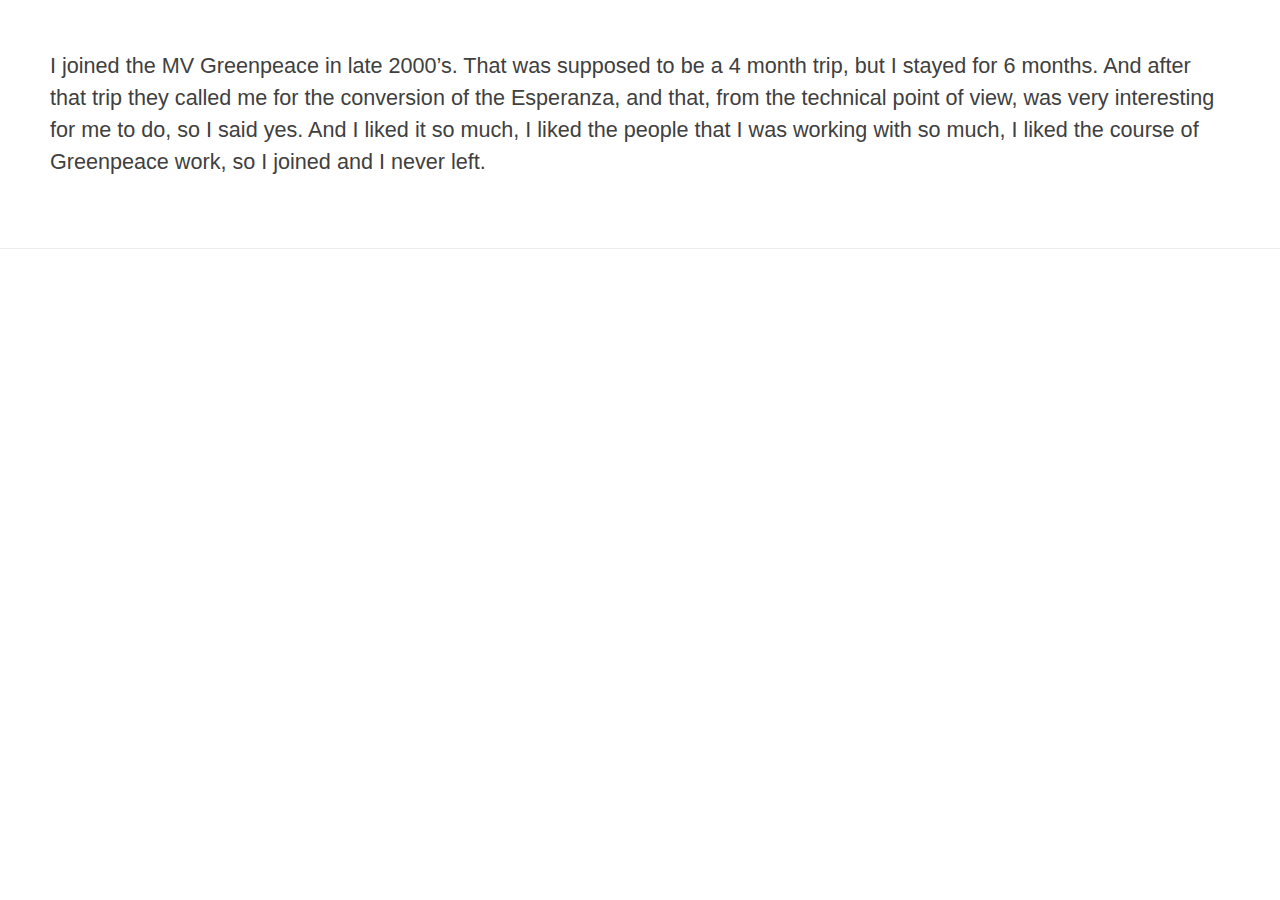
<file: greenpeace/mannes-ubels/web_page_56d3b4773f6ff21841424b940ee51180.html>
<!doctype html>

<html lang="en">
<head>
  <meta charset="utf-8">
  <title>Arctic 30: Mannes Ubels</title>
  <meta name="description" content="Arctic 30's Mannes Ubels interview">
  <meta name="author" content="Daniel Beilinson">
  <link href="style.css" rel="stylesheet" />
  <style>
    body {padding: 50px 0px 25px;}
  	div.position {height:1px;background-color:#eee;}
  	a {display: block;font-size: 120%;color: #404040;line-height: 32px;padding: 0px 50px;padding-bottom:70px;border-bottom: 1px solid #eee;}
  	a:hover {color: #A5A5A5;}
  </style>
  <script src="soundmanager2-nodebug-jsmin.js"></script>
  <script type="text/javascript">
function PagePlayer(){var e=this,t=this,n=soundManager,r,i=null,s=null,o=document.getElementsByTagName("head")[0],u=null,a=navigator.userAgent,f=a.match(/(opera|firefox)/i),l=a.match(/ipad|ipod|iphone/i),c;this.config={usePeakData:false,useWaveformData:false,useEQData:false,fillGraph:false,allowRightClick:true,useThrottling:true,autoStart:false,playNext:true,updatePageTitle:true,emptyTime:"-:--",useFavIcon:false};this.css={sDefault:"sm2_link",sLoading:"sm2_loading",sPlaying:"sm2_playing",sPaused:"sm2_paused"};this.sounds=[];this.soundsByObject=[];this.lastSound=null;this.soundCount=0;this.strings=[];this.dragActive=false;this.dragExec=new Date;this.dragTimer=null;this.pageTitle=document.title;this.lastWPExec=new Date;this.lastWLExec=new Date;this.vuMeterData=[];this.oControls=null;this._mergeObjects=function(e,t){var n={},r,i,s;for(i in e){if(e.hasOwnProperty(i)){n[i]=e[i]}}r=typeof t==="undefined"?{}:t;for(s in r){if(typeof n[s]==="undefined"){n[s]=r[s]}}return n};r=function(){function r(n){var r=t.call(n),i=r.length;if(e){r[1]="on"+r[1];if(i>3){r.pop()}}else if(i===3){r.push(false)}return r}function i(t,r){var i=t.shift(),s=[n[r]];if(e){i[s](t[0],t[1])}else{i[s].apply(i,t)}}function s(){i(r(arguments),"add")}function o(){i(r(arguments),"remove")}var e=window.attachEvent&&!window.addEventListener,t=Array.prototype.slice,n={add:e?"attachEvent":"addEventListener",remove:e?"detachEvent":"removeEventListener"};return{add:s,remove:o}}();this.hasClass=function(e,t){return typeof e.className!=="undefined"?(new RegExp("(^|\\s)"+t+"(\\s|$)")).test(e.className):false};this.addClass=function(t,n){if(!t||!n||e.hasClass(t,n)){return false}t.className=(t.className?t.className+" ":"")+n};this.removeClass=function(t,n){if(!t||!n||!e.hasClass(t,n)){return false}t.className=t.className.replace(new RegExp("( "+n+")|("+n+")","g"),"")};this.select=function(t,n){var r=e.getByClassName(t,"div",n||null);return r?r[0]:null};this.getByClassName=document.querySelectorAll?function(e,t,n){var r="."+e,i;if(t){t=t.split(" ")}i=t.length>1?t.join(r+", "):t[0]+r;return(n?n:document).querySelectorAll(i)}:function(t,n,r){var i=r?r:document,s=[],o,u,a=[];if(n){n=n.split(" ")}if(n instanceof Array){for(o=n.length;o--;){if(!a||!a[n[o]]){a[n[o]]=i.getElementsByTagName(n[o])}}for(o=n.length;o--;){for(u=a[n[o]].length;u--;){if(e.hasClass(a[n[o]][u],t)){s.push(a[n[o]][u])}}}}else{a=i.all||i.getElementsByTagName("*");for(o=0,u=a.length;o<u;o++){if(e.hasClass(a[o],t)){s.push(a[o])}}}return s};this.isChildOfClass=function(t,n){if(!t||!n){return false}while(t.parentNode&&!e.hasClass(t,n)){t=t.parentNode}return e.hasClass(t,n)};this.getParentByNodeName=function(e,t){if(!e||!t){return false}t=t.toLowerCase();while(e.parentNode&&t!==e.parentNode.nodeName.toLowerCase()){e=e.parentNode}return e.parentNode&&t===e.parentNode.nodeName.toLowerCase()?e.parentNode:null};this.getOffX=function(e){var t=0;if(e.offsetParent){while(e.offsetParent){t+=e.offsetLeft;e=e.offsetParent}}else if(e.x){t+=e.x}return t};this.getTime=function(e,t){var n=Math.floor(e/1e3),r=Math.floor(n/60),i=n-r*60;return t?r+":"+(i<10?"0"+i:i):{min:r,sec:i}};this.getSoundByObject=function(t){return typeof e.soundsByObject[t.id]!=="undefined"?e.soundsByObject[t.id]:null};this.getPreviousItem=function(e){if(e.previousElementSibling){e=e.previousElementSibling}else{e=e.previousSibling;while(e&&e.previousSibling&&e.previousSibling.nodeType!==1){e=e.previousSibling}}if(e.nodeName.toLowerCase()!=="li"){return null}else{return e.getElementsByTagName("a")[0]}};this.playPrevious=function(n){if(!n){n=e.lastSound}if(!n){return false}var r=e.getPreviousItem(n._data.oLI);if(r){t.handleClick({target:r})}return r};this.getNextItem=function(e){if(e.nextElementSibling){e=e.nextElementSibling}else{e=e.nextSibling;while(e&&e.nextSibling&&e.nextSibling.nodeType!==1){e=e.nextSibling}}if(e.nodeName.toLowerCase()!=="li"){return null}else{return e.getElementsByTagName("a")[0]}};this.playNext=function(n){if(!n){n=e.lastSound}if(!n){return false}var r=e.getNextItem(n._data.oLI);if(r){t.handleClick({target:r})}return r};this.setPageTitle=function(t){if(!e.config.updatePageTitle){return false}try{document.title=(t?t+" - ":"")+e.pageTitle}catch(n){e.setPageTitle=function(){return false}}};this.events={play:function(){t.removeClass(this._data.oLI,this._data.className);this._data.className=t.css.sPlaying;t.addClass(this._data.oLI,this._data.className);e.setPageTitle(this._data.originalTitle)},stop:function(){t.removeClass(this._data.oLI,this._data.className);this._data.className="";this._data.oPosition.style.width="0px";e.setPageTitle();e.resetPageIcon()},pause:function(){if(t.dragActive){return false}t.removeClass(this._data.oLI,this._data.className);this._data.className=t.css.sPaused;t.addClass(this._data.oLI,this._data.className);e.setPageTitle();e.resetPageIcon()},resume:function(){if(t.dragActive){return false}t.removeClass(this._data.oLI,this._data.className);this._data.className=t.css.sPlaying;t.addClass(this._data.oLI,this._data.className)},finish:function(){t.removeClass(this._data.oLI,this._data.className);this._data.className="";this._data.oPosition.style.width="0px";if(e.config.playNext){t.playNext(this)}else{e.setPageTitle();e.resetPageIcon()}},whileloading:function(){function n(){this._data.oLoading.style.width=this.bytesLoaded/this.bytesTotal*100+"%";if(!this._data.didRefresh&&this._data.metadata){this._data.didRefresh=true;this._data.metadata.refresh()}}if(!t.config.useThrottling){n.apply(this)}else{var r=new Date;if(r&&r-e.lastWLExec>50||this.bytesLoaded===this.bytesTotal){n.apply(this);e.lastWLExec=r}}},onload:function(){if(!this.loaded){var e=this._data.oLI.getElementsByTagName("a")[0],t=e.innerHTML,r=this;e.innerHTML=t+' <span style="font-size:0.5em"> | Load failed, d\'oh! '+(n.sandbox.noRemote?" Possible cause: Flash sandbox is denying remote URL access.":n.sandbox.noLocal?"Flash denying local filesystem access":"404?")+"</span>";setTimeout(function(){e.innerHTML=t},5e3)}else{if(this._data.metadata){this._data.metadata.refresh()}}},whileplaying:function(){var r=null;if(t.dragActive||!t.config.useThrottling){if(n.flashVersion>=9){if(t.config.usePeakData&&this.instanceOptions.usePeakData){e.updatePeaks.apply(this)}if(t.config.useWaveformData&&this.instanceOptions.useWaveformData||t.config.useEQData&&this.instanceOptions.useEQData){e.updateGraph.apply(this)}}if(this._data.metadata){r=new Date;if(r&&r-e.lastWPExec>500){this._data.metadata.refreshMetadata(this);e.lastWPExec=r}}this._data.oPosition.style.width=this.position/e.getDurationEstimate(this)*100+"%"}else{r=new Date;if(r-e.lastWPExec>30){if(n.flashVersion>=9){if(t.config.usePeakData&&this.instanceOptions.usePeakData){e.updatePeaks.apply(this)}if(t.config.useWaveformData&&this.instanceOptions.useWaveformData||t.config.useEQData&&this.instanceOptions.useEQData){e.updateGraph.apply(this)}}if(this._data.metadata){this._data.metadata.refreshMetadata(this)}this._data.oPosition.style.width=this.position/e.getDurationEstimate(this)*100+"%";e.lastWPExec=r}}}};this.setPageIcon=function(t){if(!e.config.useFavIcon||!e.config.usePeakData||!t){return false}var n=document.getElementById("sm2-favicon");if(n){o.removeChild(n);n=null}if(!n){n=document.createElement("link");n.id="sm2-favicon";n.rel="shortcut icon";n.type="image/png";n.href=t;document.getElementsByTagName("head")[0].appendChild(n)}};this.resetPageIcon=function(){if(!e.config.useFavIcon){return false}var t=document.getElementById("favicon");if(t){t.href="/favicon.ico"}};this.updatePeaks=function(){var t=this._data.oPeak,r=t.getElementsByTagName("span");r[0].style.marginTop=13-Math.floor(15*this.peakData.left)+"px";r[1].style.marginTop=13-Math.floor(15*this.peakData.right)+"px";if(n.flashVersion>8&&e.config.useFavIcon&&e.config.usePeakData){e.setPageIcon(e.vuMeterData[parseInt(16*this.peakData.left,10)][parseInt(16*this.peakData.right,10)])}};this.updateGraph=function(){if(t.config.flashVersion<9||!t.config.useWaveformData&&!t.config.useEQData){return false}var e=this._data.oGraph.getElementsByTagName("div"),n,r,i;if(t.config.useWaveformData){n=8;for(r=255;r--;){e[255-r].style.marginTop=1+n+Math.ceil(this.waveformData.left[r]*-n)+"px"}}else{i=9;for(r=255;r--;){e[255-r].style.marginTop=i*2-1+Math.ceil(this.eqData[r]*-i)+"px"}}};this.resetGraph=function(){if(!t.config.useEQData||t.config.flashVersion<9){return false}var e=this._data.oGraph.getElementsByTagName("div"),n=!t.config.useEQData?"9px":"17px",r=!t.config.fillGraph?"1px":"32px",i;for(i=255;i--;){e[255-i].style.marginTop=n;e[255-i].style.height=r}};this.updateTime=function(){var t=e.strings.timing.replace("%s1",e.getTime(this.position,true));t=t.replace("%s2",e.getTime(e.getDurationEstimate(this),true));this._data.oTiming.innerHTML=t};this.getTheDamnTarget=function(e){return e.target||(window.event?window.event.srcElement:null)};this.withinStatusBar=function(t){return e.isChildOfClass(t,"playlist")&&e.isChildOfClass(t,"controls")};this.handleClick=function(r){if(r.button===2){if(!t.config.allowRightClick){t.stopEvent(r)}return t.config.allowRightClick}var i=e.getTheDamnTarget(r),s,o,a,f,l,c;if(!i){return true}if(e.dragActive){e.stopDrag()}if(e.withinStatusBar(i)){return false}if(i.nodeName.toLowerCase()!=="a"){i=e.getParentByNodeName(i,"a")}if(!i){return true}s=i.getAttribute("href");if(!i.href||!n.canPlayLink(i)&&!e.hasClass(i,"playable")||e.hasClass(i,"exclude")){return true}else{e.initUL(e.getParentByNodeName(i,"ul"));e.initItem(i);o=i.href;a=e.getSoundByObject(i);if(a){e.setPageTitle(a._data.originalTitle);if(a===e.lastSound){if(a.readyState!==2){if(a.playState!==1){a.play()}else{a.togglePause()}}else{n._writeDebug("Warning: sound failed to load (security restrictions, 404 or bad format)",2)}}else{if(e.lastSound){e.stopSound(e.lastSound)}if(u){a._data.oTimingBox.appendChild(u)}a.togglePause()}}else{a=n.createSound({id:i.id,url:decodeURI(o),onplay:e.events.play,onstop:e.events.stop,onpause:e.events.pause,onresume:e.events.resume,onfinish:e.events.finish,type:i.type||null,whileloading:e.events.whileloading,whileplaying:e.events.whileplaying,onmetadata:e.events.metadata,onload:e.events.onload});f=e.oControls.cloneNode(true);l=i.parentNode;l.appendChild(f);if(u){l.appendChild(u)}e.soundsByObject[i.id]=a;a._data={oLink:i,oLI:l,oControls:e.select("controls",l),oStatus:e.select("statusbar",l),oLoading:e.select("loading",l),oPosition:e.select("position",l),oTimingBox:e.select("timing",l),oTiming:e.select("timing",l).getElementsByTagName("div")[0],oPeak:e.select("peak",l),oGraph:e.select("spectrum-box",l),className:e.css.sPlaying,originalTitle:i.innerHTML,metadata:null};if(u){a._data.oTimingBox.appendChild(u)}if(a._data.oLI.getElementsByTagName("ul").length){a._data.metadata=new Metadata(a)}c=e.strings.timing.replace("%s1",e.config.emptyTime);c=c.replace("%s2",e.config.emptyTime);a._data.oTiming.innerHTML=c;e.sounds.push(a);if(e.lastSound){e.stopSound(e.lastSound)}e.resetGraph.apply(a);a.play()}e.lastSound=a;return e.stopEvent(r)}};this.handleMouseDown=function(n){if(l&&n.touches){n=n.touches[0]}if(n.button===2){if(!t.config.allowRightClick){t.stopEvent(n)}return t.config.allowRightClick}var i=e.getTheDamnTarget(n);if(!i){return true}if(!e.withinStatusBar(i)){return true}e.dragActive=true;e.lastSound.pause();e.setPosition(n);if(!l){r.add(document,"mousemove",e.handleMouseMove)}else{r.add(document,"touchmove",e.handleMouseMove)}e.addClass(e.lastSound._data.oControls,"dragging");return e.stopEvent(n)};this.handleMouseMove=function(t){if(l&&t.touches){t=t.touches[0]}if(e.dragActive){if(e.config.useThrottling){var n=new Date;if(n-e.dragExec>20){e.setPosition(t)}else{window.clearTimeout(e.dragTimer);e.dragTimer=window.setTimeout(function(){e.setPosition(t)},20)}e.dragExec=n}else{e.setPosition(t)}}else{e.stopDrag()}t.stopPropagation=true;return false};this.stopDrag=function(n){if(e.dragActive){e.removeClass(e.lastSound._data.oControls,"dragging");if(!l){r.remove(document,"mousemove",e.handleMouseMove)}else{r.remove(document,"touchmove",e.handleMouseMove)}if(!t.hasClass(e.lastSound._data.oLI,e.css.sPaused)){e.lastSound.resume()}e.dragActive=false;return e.stopEvent(n)}};this.handleStatusClick=function(n){e.setPosition(n);if(!t.hasClass(e.lastSound._data.oLI,e.css.sPaused)){e.resume()}return e.stopEvent(n)};this.stopEvent=function(e){if(typeof e!=="undefined"){if(typeof e.preventDefault!=="undefined"){e.preventDefault()}else{e.stopPropagation=true;e.returnValue=false}}return false};this.setPosition=function(t){var n=e.getTheDamnTarget(t),r,i,s,o;if(!n){return true}i=n;while(!e.hasClass(i,"controls")&&i.parentNode){i=i.parentNode}s=e.lastSound;r=parseInt(t.clientX,10);o=Math.floor((r-e.getOffX(i)-4)/i.offsetWidth*e.getDurationEstimate(s));if(!isNaN(o)){o=Math.min(o,s.duration)}if(!isNaN(o)){s.setPosition(o)}};this.stopSound=function(e){n._writeDebug("stopping sound: "+e.id);n.stop(e.id);if(!l){n.unload(e.id)}};this.getDurationEstimate=function(e){if(e.instanceOptions.isMovieStar){return e.duration}else{return!e._data.metadata||!e._data.metadata.data.givenDuration?e.durationEstimate||0:e._data.metadata.data.givenDuration}};this.createVUData=function(){var t=0,n=0,r=i.getContext("2d"),s=r.createLinearGradient(0,16,0,0),o,u;s.addColorStop(0,"rgb(0,192,0)");s.addColorStop(.3,"rgb(0,255,0)");s.addColorStop(.625,"rgb(255,255,0)");s.addColorStop(.85,"rgb(255,0,0)");o=r.createLinearGradient(0,16,0,0);u="rgba(0,0,0,0.2)";o.addColorStop(0,u);o.addColorStop(1,"rgba(0,0,0,0.5)");for(t=0;t<16;t++){e.vuMeterData[t]=[]}for(t=0;t<16;t++){for(n=0;n<16;n++){i.setAttribute("width",16);i.setAttribute("height",16);r.fillStyle=o;r.fillRect(0,0,7,15);r.fillRect(8,0,7,15);r.fillStyle=s;r.fillRect(0,15-t,7,16-(16-t));r.fillRect(8,15-n,7,16-(16-n));r.clearRect(0,3,16,1);r.clearRect(0,7,16,1);r.clearRect(0,11,16,1);e.vuMeterData[t][n]=i.toDataURL("image/png")}}};this.testCanvas=function(){var e=document.createElement("canvas"),t=null,n;if(!e||typeof e.getContext==="undefined"){return null}t=e.getContext("2d");if(!t||typeof e.toDataURL!=="function"){return null}try{n=e.toDataURL("image/png")}catch(r){return null}return e};this.initItem=function(t){if(!t.id){t.id="pagePlayerMP3Sound"+e.soundCount++}e.addClass(t,e.css.sDefault)};this.initUL=function(t){if(n.flashVersion>=9){e.addClass(t,e.cssBase)}};this.init=function(o){function g(t){r[t](document,"click",e.handleClick);if(!l){r[t](document,"mousedown",e.handleMouseDown);r[t](document,"mouseup",e.stopDrag)}else{r[t](document,"touchstart",e.handleMouseDown);r[t](document,"touchend",e.stopDrag)}r[t](window,"unload",c)}if(o){n._writeDebug("pagePlayer.init(): Using custom configuration");this.config=this._mergeObjects(o,this.config)}else{n._writeDebug("pagePlayer.init(): Using default configuration")}var a,h,p,d,v,m;this.cssBase=[];n.useFlashBlock=true;if(n.flashVersion>=9){n.defaultOptions.usePeakData=this.config.usePeakData;n.defaultOptions.useWaveformData=this.config.useWaveformData;n.defaultOptions.useEQData=this.config.useEQData;if(this.config.usePeakData){this.cssBase.push("use-peak")}if(this.config.useWaveformData||this.config.useEQData){this.cssBase.push("use-spectrum")}this.cssBase=this.cssBase.join(" ");if(this.config.useFavIcon){i=e.testCanvas();if(i&&f){e.createVUData()}else{this.config.useFavIcon=false}}}else if(this.config.usePeakData||this.config.useWaveformData||this.config.useEQData){n._writeDebug("Page player: Note: soundManager.flashVersion = 9 is required for peak/waveform/EQ features.")}s=document.createElement("div");s.innerHTML=['  <div class="controls">','   <div class="statusbar">','    <div class="loading"></div>','    <div class="position"></div>',"   </div>","  </div>",'  <div class="timing">','   <div id="sm2_timing" class="timing-data">',"   </div>","  </div>",'  <div class="peak">','   <div class="peak-box"><span class="l"></span><span class="r"></span></div>',"  </div>",' <div class="spectrum-container">','  <div class="spectrum-box">','   <div class="spectrum"></div>',"  </div>"," </div>"].join("\n");if(n.flashVersion>=9){u=e.select("spectrum-container",s);u=s.removeChild(u);h=e.select("spectrum-box",u);p=h.getElementsByTagName("div")[0];d=document.createDocumentFragment();v=null;for(a=256;a--;){v=p.cloneNode(false);v.style.left=a+"px";d.appendChild(v)}h.removeChild(p);h.appendChild(d)}else{s.removeChild(e.select("spectrum-container",s));s.removeChild(e.select("peak",s))}e.oControls=s.cloneNode(true);m=e.select("timing-data",s);e.strings.timing=m.innerHTML;m.innerHTML="";m.id="";c=function(){g("remove")};g("add");n._writeDebug("pagePlayer.init(): Ready",1);if(e.config.autoStart){t.handleClick({target:t.getByClassName("playlist","ul")[0].getElementsByTagName("a")[0]})}}}var pagePlayer=null;soundManager.useFlashBlock=true;soundManager.onready(function(){pagePlayer=new PagePlayer;pagePlayer.init(typeof PP_CONFIG!=="undefined"?PP_CONFIG:null)})
  </script>
</head>

<body>
  <blockquote><a href="mannes.mp3" type="audio/mpeg" class="inline-playable">I joined the MV Greenpeace in late 2000’s. That was supposed to be a 4 month trip, but I stayed for 6 months. And after that trip they called me for the conversion of the Esperanza, and that, from the technical point of view, was very interesting for me to do, so I said yes. And I liked it so much, I liked the people that I was working with so much, I liked the course of Greenpeace work, so I joined and I never left.</a></blockquote>
</html>
</file>
<file: greenpeace/mannes-ubels/fluidbox.css>
.fluidbox {
	outline: none;
}
.fluidbox-overlay {
	cursor: pointer;
	cursor: -webkit-zoom-out;
	cursor: -moz-zoom-out;
	opacity: 0;
	position: fixed;
	top: 0;
	left: 0;
	bottom: 0;
	right: 0;
	transition: .25s ease-in-out;
}
.fluidbox-wrap {
	background-position: center center;
	background-size: cover;
	margin: 0 auto;
	position: relative;
	transition: .25s ease-in-out;
}
.fluidbox-ghost {
	background-size: cover;
	background-position: center center;
	position: absolute;
	transition: .25s ease-in-out;
}
</file>
<file: greenpeace/mannes-ubels-interview/style.css>
/*
    Reset
    http://meyerweb.com/eric/tools/css/reset/
    v2.0 | 20110126
    License: none (public domain)
------------------------------------------------------- */
html, body, div, span, applet, object, iframe,
h1, h2, h3, h4, h5, h6, p, blockquote, pre,
a, abbr, acronym, address, big, cite, code,
del, dfn, img, ins, kbd, q, s, samp,
small, strike, var,
b, u, i, center,
fieldset, form, label, legend,
table, caption, tbody, tfoot, thead, tr, th, td,
article, aside, canvas, details, embed,
figure, figcaption, footer, header, hgroup,
menu, nav, output, ruby, section, summary,
time, mark, audio, video {
  margin:0;
  padding:0;
  border:0;
  font-size:100%;
  font:inherit;
  vertical-align:baseline;
  }
/* HTML5 display-role reset for older browsers */
article, aside, details, figcaption, figure,
footer, header, hgroup, menu, nav, section {
  display:block;
  }
body { line-height:1; }
ol, ul { list-style:none;  }
blockquote, q { quotes:none; }
blockquote:before, blockquote:after,
q:before, q:after { content:''; content:none; }
/* tables still need 'cellspacing="0"' in the markup */
table { border-collapse: collapse; border-spacing:0; }
/* remember to define focus styles. Hee Haw */
:focus { outline:0; }


*, *:after, *:before {
  -webkit-box-sizing:border-box;
     -moz-box-sizing:border-box;
          box-sizing:border-box;
  }

/*
  This is a stripped down version of Mapbox base.css
  https://www.mapbox.com/base/latest/base.css
------------------------------------------------------- */


/* Inline Elements: Defaults
------------------------------------------------------- */
body,
input,
textarea {
  color:#404040;
  color:rgba(0,0,0,0.75);
  /*font: 18px 'Open Sans', sans-serif;*/
  font-family: "Palatino", "Georgia";
  font-size: 17px;
  -webkit-font-smoothing:antialiased;
  }

body { background:#fff; }
.dark { color:#fff; }

h1,
h2,
h3,
h4,
h5,
h6 {
  /*font-family:'Open Sans', sans-serif;*/
  font-weight:600;
  margin:0;
  padding-top: 20px;
  }



h1 {
  font-size:22px;
  line-height:30px;
  /*padding-top: 5px;*/
  padding-bottom:10px;
  }

h2 {
  font-size:17px;
  line-height:20px;
  padding-bottom:10px;
  }

h3 {
  font-size:16px;
  line-height:20px;
  padding-bottom:10px;
  }

h4, h5 {
  font-size:12px;
  line-height:20px;
  padding-bottom:10px;
  }

p { margin-bottom:20px; }

p:last-child { margin-bottom:0; }

small,
.prose.small,
.small {
  font-size:12px;
  line-height:20px;
  letter-spacing:0;
  }

small { display:block; }



/* Links */
a,
a code {
  color:#3887BE;
  text-decoration:none;
  }
  a:hover code,
  a:hover { color:#63b6e5; }
  a:focus {
    -webkit-box-shadow:inset 0 0 0 1px rgba(0,0,0,0.05);
            box-shadow:inset 0 0 0 1px rgba(0,0,0,0.05);
  }

.dark a,
.dark a code  { color:#63b6e5; }
.dark a:hover code,
.dark a:hover { color:#8fcaec; }
.dark a:focus {
  -webkit-box-shadow:inset 0 0 0 1px rgba(256,256,256,0.05);
          box-shadow:inset 0 0 0 1px rgba(256,256,256,0.05);
  }

a.quiet       { color:rgba(0,0,0,0.5);  }
a.quiet.active, a.quiet:hover { color:rgba(0,0,0,0.75); }

.dark a.quiet,
a.quiet.dark { color:rgba(255,255,255,0.5); }

.dark a.quiet:hover,
a.quiet.dark.active, a.quiet.dark:hover { color:rgba(255,255,255,0.75); }


code {
  font-family: Menlo, Bitstream Vera Sans Mono, Monaco, Consolas, monospace;
  background: #f1f1f1;
  padding: 0 4px;
  font-size: 14px;
}




/* Article Layout
------------------------------------------------------- */

.article {
  line-height: 30px;
}

.content-node .content {
  position: relative;
}

.content-node .content {
  padding: 0px 20px;
}


/* Cover
------------------------------------------------------- */

.content-node.cover .cover-image {
  max-height: 400px;
  overflow: hidden;
}

.content-node.cover .cover-image img {
  width: 100%;
}

.content-node.cover .content {
  max-width: 640px;
  margin: 0px auto;
  padding-top: 40px;
  padding-bottom: 20px;
  border-bottom: 1px solid #eee;
  margin-bottom: 50px;
}
  
.content-node.cover .content h1 {
  font-size: 40px;
  line-height: 50px;
}

.content-node.cover .content .article-meta {
  font-family: 'Open Sans';
  overflow: auto;
  font-size: 15px;
}

.content-node.cover .content .article-meta .authors {
  padding-right: 20px;
  float: left;
}

.content-node.cover .content .article-meta .published-on {
  float: left;
  color: #888;
}

.content-node.cover .content .article-abstract {
  padding-top: 40px;
  font-family: 'Open Sans';
  font-size: 20px;
}

/* Table of Contents */

.content-node.cover .toc {
  border-top: 1px solid #eee;
  margin-top: 50px;
  padding-top: 20px;
}

.content-node.cover .toc .toc-title {
  display: none;
  font-weight: 600;
  padding-bottom: 20px;
}

.content-node.cover .toc .toc-entry {
  font-size: 15px;
}

.toc .toc-entry.level-2 {
  padding-left: 20px;
}

.toc .toc-entry.level-3 {
  padding-left: 40px;
}

.toc .toc-entry.level-4 {
  padding-left: 60px;
}


/* Text (Paragraph)
------------------------------------------------------- */

.content-node.text .content {
  max-width: 640px;
  margin: 0px auto;
  margin-bottom: 30px;
}

/* Audio
------------------------------------------------------- */

.content-node.audio .content {
  max-width: 350px;
  margin: 0px auto;
  margin-bottom: 30px;
  padding: 20px;
  color: rgba(255,255,255, 0.9);
  background: #424242;
}

.content-node.audio .audio-wrapper audio {
  max-width: 100%;
}


/* Codeblock
------------------------------------------------------- */

.content-node.code-block {
  padding-bottom: 50px;
}

.content-node.code-block .content {
  overflow: auto;
  font-family: Menlo, Bitstream Vera Sans Mono, Monaco, Consolas, monospace;
  max-width: 1000px;
  font-size: 13px;
  line-height: 18px;
  margin: 0px auto;
  padding-top: 30px;
  padding-bottom: 30px;
  /*border-top: 1px solid #ccc;*/
  background: #f1f1f1;
}


/* Listitem
------------------------------------------------------- */


.content-node.list-item {
  max-width: 640px;
  margin: 0px auto;
}

.content-node.list-item .content {

}

.content-node.list-item .content:before {
  content: '· ';
}

.content-node.list-item .content {

}

.content-node.list-item.level-1 .content {
  /*margin-left: 20px;*/
}

.content-node.list-item.level-2 .content {
  margin-left: 20px;
}

.content-node.list-item.level-3 .content {
  margin-left: 40px;
}

.content-node.list-item.level-4 .content {
  margin-left: 60px;
}




/* Heading
------------------------------------------------------- */

.content-node.heading .content {
  max-width: 640px;
  margin: 0px auto;
}


/* Heading anchor */
.content-node.heading:hover .content .anchor {
  display: block;
}

.content-node.heading:hover .content .anchor:hover {
  color: #555;
}

.content-node.heading .content .anchor {
  display: none;
  position: absolute;
  left: 0px;
  width: 20px;
  top: 19px;
  font-family: 'Open Sans';
  color: #aaa;
  font-size: 14px;
  font-weight: bold;
}

.content-node.heading.level-2 .content .anchor {
  top: 13px;
}

.content-node.heading.level-3 .content .anchor {
  top: 13px;
}

.content-node.heading.level-4 .content .anchor {
  top: 11px;
}

.content-node.heading.level-4 .content .anchor {
  top: 9px;
}


/* Publication Info
------------------------------------------------------- */


.content-node.publication-info {
  /*font-family: 'Open Sans';*/
  padding-top: 20px;
  padding-bottom: 60px;
}

.content-node.publication-info .content {
  max-width: 640px;
  margin: 0px auto;
}

/* Publication info card */
.content-node.publication-info .label {
  padding-top: 30px;
  font-size: 12px;
  color: #999;
  font-family: "Open Sans";
  text-transform: uppercase;
  font-weight: 600;
}

.content-node.publication-info .citations {
  padding-top: 20px;
}

.content-node.publication-info .citations .citation-url {
  /*font-size: 14px;*/
  /*padding-top: 20px;*/
}

.content-node.publication-info .citations .citation-description {
  /*color: #777;*/
  font-size: 14px;
  padding-bottom: 20px;
}


.content-node.publication-info .authors .author {
  padding-bottom: 30px;
  overflow: auto;
}

.content-node.publication-info .authors .author-name {
  font-weight: 600;
  padding-bottom: 10px;
}

.content-node.publication-info .authors .author-description {
  font-size: 15px;
  line-height: 22px;
}

.content-node.publication-info .authors .author-image {
  max-width: 100px;
  float: left;
  padding-right: 20px;
}


.content-node.publication-info .supplements {
  font-size: 15px;
}

.content-node.publication-info .supplements .file-name {
  font-size: 24px;
}

.content-node.publication-info .copyright {
  font-size: 15px;
}

.content-node.publication-info .copyright .license {
  padding-top: 20px;
}

.content-node.publication-info .generator {
  padding-top: 20px;
}



/* Figure
------------------------------------------------------- */


.content-node.figure {
  /*text-align: center;*/
  padding-top: 20px;
  padding-bottom: 50px;
}

.content-node.figure .content {
  max-width: 1000px;
  margin: 0px auto;
  text-align: center;
}

.content-node.figure .content a {
  text-align: center;
}

.content-node.figure .caption {
  font-size: 14px;
  text-align: left;
  color: #777;
}

.content-node.figure img {
  max-width: 100%;
}


/* WebPage
------------------------------------------------------- */

.content-node.web-page {
  text-align: center;
  padding-bottom: 20px;
  padding-bottom: 50px;
}

.content-node.web-page > .content {
  max-width: 1000px;
  margin: 0px auto;
  text-align: center;
}

.content-node.web-page .caption {
  font-size: 14px;
  text-align: left;
  color: #777;
}

.content-node.web-page .page-wrapper {
  margin: auto;
  background: #ccc;
}

.content-node.web-page .page-wrapper iframe {
  width: 100%;
  height: 100%;
  overflow: hidden;
}


/* Video
------------------------------------------------------- */

.content-node.video {
  padding-top: 20px;
  padding-bottom: 50px;
}


.content-node.video .content {
  text-align: center;
  margin: 0px auto;
  max-width: 1000px;
}

.content-node.video .video-wrapper video {
  width: 100%;
}

.content-node.video .caption {
  font-size: 14px;
  text-align: left;
  color: #777;
}


/* Counter Business
------------------------------------------------------- */


body {
  counter-reset: toc-chapter 0;
  counter-reset: toc-section 0;
  counter-reset: toc-subsection 0;
  counter-reset: toc-subsubsection 0;

  counter-reset: heading-1 0;
  counter-reset: heading-2 0;
  counter-reset: heading-3 0;
  counter-reset: heading-4 0;
}

.article.section-numbering .content-node.cover .toc .toc-entry.level-1 {
  counter-increment: toc-chapter;
  counter-reset: toc-section 0 !important;
}

.article.section-numbering .content-node.cover .toc .toc-entry.level-1 a:before  { content: counter(toc-chapter) ". "; }

.article.section-numbering .content-node.cover .toc .toc-entry.level-2 {
  counter-increment: toc-section;
  counter-reset: toc-subsection 0 !important;
}

.article.section-numbering .content-node.cover .toc .toc-entry.level-2 a:before  { content: counter(toc-chapter) "." counter(toc-section) ". "; }

.article.section-numbering .content-node.cover .toc .toc-entry.level-3 {
  padding-left: 40px;
  counter-increment: toc-subsection;
  counter-reset: toc-subsubsection 0 !important;
}
.article.section-numbering .content-node.cover .toc .toc-entry.level-3 a:before  { content: counter(toc-chapter) "." counter(toc-section) "." counter(toc-subsection) ". "; }

.article.section-numbering .content-node.cover .toc .toc-entry.level-4 {
  padding-left: 60px;
  counter-increment: toc-subsubsection;
}

.article.section-numbering .content-node.cover .toc .toc-entry.level-4 a:before  { content: counter(toc-chapter) "." counter(toc-section) "." counter(toc-subsection) "." counter(toc-subsubsection) ". "; }


/* Headings */

.article.section-numbering .heading.level-1 {
  counter-increment: heading-1;
  counter-reset: heading-2 0 !important;
}

.article.section-numbering .heading.level-1 h1:before { content: counter(heading-1) ". "; }

.article.section-numbering .heading.level-2 {
  counter-increment: heading-2;
  counter-reset: heading-3 0 !important;
}

.article.section-numbering .heading.level-2 h2:before { content: counter(heading-1) "." counter(heading-2) ". "; }

.article.section-numbering .heading.level-3 {
  counter-increment: heading-3;
  counter-reset: heading-4 0 !important;
}

.article.section-numbering .heading.level-3 h3:before { content: counter(heading-1) "." counter(heading-2) "." counter(heading-3) ". "; }

.article.section-numbering .heading.level-4 {
  counter-increment: heading-4;
}
.article.section-numbering .heading.level-4 h4:before { content: counter(heading-1) "." counter(heading-2) "." counter(heading-3) "." counter(heading-4) ". "; }
</file>
<file: greenpeace/mannes-ubels/style.css>
/*
    Reset Ã¢â„¢Â¥
    http://meyerweb.com/eric/tools/css/reset/
    v2.0 | 20110126
    License: none (public domain)
------------------------------------------------------- */
html, body, div, span, applet, object, iframe,
h1, h2, h3, h4, h5, h6, p, blockquote, pre,
a, abbr, acronym, address, big, cite, code,
del, dfn, img, ins, kbd, q, s, samp,
small, strike, var,
b, u, i, center,
fieldset, form, label, legend,
table, caption, tbody, tfoot, thead, tr, th, td,
article, aside, canvas, details, embed,
figure, figcaption, footer, header, hgroup,
menu, nav, output, ruby, section, summary,
time, mark, audio, video {
  margin:0;
  padding:0;
  border:0;
  font-size:100%;
  font:inherit;
  vertical-align:baseline;
  }
/* HTML5 display-role reset for older browsers */
article, aside, details, figcaption, figure,
footer, header, hgroup, menu, nav, section {
  display:block;
  }
body { line-height:1; }
ol, ul { list-style:none;  }
blockquote, q { quotes:none; }
blockquote:before, blockquote:after,
q:before, q:after { content:''; content:none; }
/* tables still need 'cellspacing="0"' in the markup */
table { border-collapse: collapse; border-spacing:0; }
/* remember to define focus styles. Hee Haw */
:focus { outline:0; }


*, *:after, *:before {
  -webkit-box-sizing:border-box;
     -moz-box-sizing:border-box;
          box-sizing:border-box;
  }


/*
  This is a stripped down version of Mapbox base.css
  https://www.mapbox.com/base/latest/base.css
------------------------------------------------------- */


/* Inline Elements: Defaults
------------------------------------------------------- */
body,
input,
textarea {
  color:#404040;
  color:rgba(0,0,0,0.75);
  font: 18px 'Open Sans', sans-serif;
  -webkit-font-smoothing:antialiased;
  }

body { background:#fff; }
.dark { color:#fff; }

h1,
h2,
h3,
h4,
h5,
h6 {
  font-family:'Open Sans', sans-serif;
  font-weight:600;
  margin:0;
  padding-top: 20px;
  }

em h1, h1 em,
em h2, h2 em,
em h3, h3 em,
em h4, h4 em,
em h5, h5 em,
em h6, h6 em {
  font-family:'Open Sans', sans-serif;
  font-weight: 600;
  font-style: italic;
  }


h1 {
  font-size:22px;
  line-height:30px;
  /*padding-top: 5px;*/
  padding-bottom:10px;
  }

h2 {
  font-size:17px;
  line-height:20px;
  padding-bottom:10px;
  }

h3 {
  font-size:16px;
  line-height:20px;
  padding-bottom:10px;
  }

h4, h5 {
  font-size:12px;
  line-height:20px;
  padding-bottom:10px;
  }

p { margin-bottom:20px; }

p:last-child { margin-bottom:0; }

small,
.prose.small,
.small {
  font-size:12px;
  line-height:20px;
  letter-spacing:0;
  }

small { display:block; }



/* Links */
a,
a code {
  color:#3887BE;
  text-decoration:none;
  }
  a:hover code,
  a:hover { color:#63b6e5; }
  a:focus {
    -webkit-box-shadow:inset 0 0 0 1px rgba(0,0,0,0.05);
            box-shadow:inset 0 0 0 1px rgba(0,0,0,0.05);
  }

.dark a,
.dark a code  { color:#63b6e5; }
.dark a:hover code,
.dark a:hover { color:#8fcaec; }
.dark a:focus {
  -webkit-box-shadow:inset 0 0 0 1px rgba(256,256,256,0.05);
          box-shadow:inset 0 0 0 1px rgba(256,256,256,0.05);
  }

a.quiet       { color:rgba(0,0,0,0.5);  }
a.quiet.active, a.quiet:hover { color:rgba(0,0,0,0.75); }

.dark a.quiet,
a.quiet.dark { color:rgba(255,255,255,0.5); }

.dark a.quiet:hover,
a.quiet.dark.active, a.quiet.dark:hover { color:rgba(255,255,255,0.75); }


code {
  font-family: Menlo, Bitstream Vera Sans Mono, Monaco, Consolas, monospace;
  background: #f1f1f1;
  padding: 0 4px;
  font-size: 15px;
}

/* Article styles
------------------------------------------------------- */

.article {
  line-height: 32px;
}

/* Content nodes */

.content-node {
  padding: 5px 90px;
  position: relative;
}

.content-node.list-item.level-1 .content {
  position: relative;
  left: 20px;
  padding-right: 20px;
}

.content-node.list-item.level-2 .content {
  position: relative;
  left: 40px;
  padding-right: 40px;
}

.content-node.list-item.level-3 .content {
  position: relative;
  left: 60px;
  padding-right: 60px;
}

.content-node.list-item.level-4 .content {
  position: relative;
  left: 80px;
  padding-right: 80px;
}


.content-node.list-item .content {
  display:list-item;
  list-style-type:square;
}

.content-node .toggle-bookmark {
  position: absolute;
  left: 0px;
  top: 0px;
  bottom: 0px;
  width: 50px;

  background-image: -webkit-gradient(
    linear,
    left bottom,
    right bottom,
    color-stop(0, #FFFFFF),
    color-stop(1, #D4D4D4)
  );
  background-image: -o-linear-gradient(right, #FFFFFF 0%, #D4D4D4 100%);
  background-image: -moz-linear-gradient(right, #FFFFFF 0%, #D4D4D4 100%);
  background-image: -webkit-linear-gradient(right, #FFFFFF 0%, #D4D4D4 100%);
  background-image: -ms-linear-gradient(right, #FFFFFF 0%, #D4D4D4 100%);
  background-image: linear-gradient(to right, #FFFFFF 0%, #F9F9F9 85%, #F4F4F4 95%, #F0F0F0 100%);

  border-right: 1px solid #ddd;
}

.content-node .toggle-bookmark:hover {
  background: #f1f1f1;
  opacity: 1.0;
}

.content-node .toggle-bookmark .stripe {
  position: absolute;
  top: 0px;
  bottom: 0px;
  width: 7px;
  border-bottom: 1px solid #fff;
}


.content-node.bookmarked .toggle-bookmark .stripe {
  right: -1px;
  width: auto;
  left: 0px;
}

.content-node .toggle-bookmark i {
  font-size: 10px;
  position: absolute;
  top: 10px;
  bottom: 0px;
  left: 25px;
  width: 10px;
}

.content-node.bookmarked .toggle-bookmark i {
  color: white;
}

.content-node.bookmarked {
  background: #fbfbfb;
}

.content-node .content {
  border-bottom: 1px solid transparent;
  border-top: 1px solid transparent;
  max-width: 700px;
  margin: 0px auto;
  position: relative;  
}

.content-node.heading:hover .content .anchor {
  display: block;
}

.content-node.heading:hover .content .anchor:hover {
  color: #555;
}

.content-node.heading .content .anchor {
  display: none;
  position: absolute;
  left: -20px;
  width: 20px;
  top: 20px;
  color: #aaa;
  font-size: 12px;
  font-weight: bold;
}

.content-node.heading.level-2 .content .anchor {
  top: 15px;
}

.content-node.heading.level-3 .content .anchor {
  top: 13px;
}

.content-node.heading.level-4 .content .anchor {
  top: 11px;
}

.content-node.heading.level-4 .content .anchor {
  top: 9px;
}


/* Cover */

.content-node.cover {
  padding-top: 80px;
  padding-bottom: 20px;
}


.content-node.cover .toc {
  border-top: 1px solid #eee;
  border-bottom: 1px solid #eee;
  margin-top: 50px;
  padding-top: 20px;
  padding-bottom: 60px;
}

.content-node.cover .toc .toc-title {
  display: none;
  font-weight: 600;
  padding-bottom: 20px;
}

.content-node.cover .toc .toc-entry {
  font-size: 15px;
}

.toc .toc-entry.level-2 {
  padding-left: 20px;
}

.toc .toc-entry.level-3 {
  padding-left: 40px;
}

.toc .toc-entry.level-4 {
  padding-left: 60px;
}


body {
  counter-reset: toc-chapter 0;
  counter-reset: toc-section 0;
  counter-reset: toc-subsection 0;
  counter-reset: toc-subsubsection 0;

  counter-reset: heading-1 0;
  counter-reset: heading-2 0;
  counter-reset: heading-3 0;
  counter-reset: heading-4 0;
}

.article.section-numbering .content-node.cover .toc .toc-entry.level-1 {
  counter-increment: toc-chapter;
  counter-reset: toc-section 0 !important;
}

.article.section-numbering .content-node.cover .toc .toc-entry.level-1 a:before  { content: counter(toc-chapter) ". "; }

.article.section-numbering .content-node.cover .toc .toc-entry.level-2 {
  counter-increment: toc-section;
  counter-reset: toc-subsection 0 !important;
}

.article.section-numbering .content-node.cover .toc .toc-entry.level-2 a:before  { content: counter(toc-chapter) "." counter(toc-section) ". "; }

.article.section-numbering .content-node.cover .toc .toc-entry.level-3 {
  padding-left: 40px;
  counter-increment: toc-subsection;
  counter-reset: toc-subsubsection 0 !important;
}
.article.section-numbering .content-node.cover .toc .toc-entry.level-3 a:before  { content: counter(toc-chapter) "." counter(toc-section) "." counter(toc-subsection) ". "; }

.article.section-numbering .content-node.cover .toc .toc-entry.level-4 {
  padding-left: 60px;
  counter-increment: toc-subsubsection;
}

.article.section-numbering .content-node.cover .toc .toc-entry.level-4 a:before  { content: counter(toc-chapter) "." counter(toc-section) "." counter(toc-subsection) "." counter(toc-subsubsection) ". "; }


/* Headings */

.article.section-numbering .heading.level-1 {
  counter-increment: heading-1;
  counter-reset: heading-2 0 !important;
}

.article.section-numbering .heading.level-1 h1:before { content: counter(heading-1) ". "; }

.article.section-numbering .heading.level-2 {
  counter-increment: heading-2;
  counter-reset: heading-3 0 !important;
}

.article.section-numbering .heading.level-2 h2:before { content: counter(heading-1) "." counter(heading-2) ". "; }

.article.section-numbering .heading.level-3 {
  counter-increment: heading-3;
  counter-reset: heading-4 0 !important;
}

.article.section-numbering .heading.level-3 h3:before { content: counter(heading-1) "." counter(heading-2) "." counter(heading-3) ". "; }

.article.section-numbering .heading.level-4 {
  counter-increment: heading-4;
}
.article.section-numbering .heading.level-4 h4:before { content: counter(heading-1) "." counter(heading-2) "." counter(heading-3) "." counter(heading-4) ". "; }



.content-node.cover h1 {
  font-weight: 600;
  font-size: 40px;
  line-height: 60px;
}

.content-node.cover .authors {
  color: #777;
  /*font-size: 14px;*/
  padding-top: 20px;
  overflow: auto;
}

.content-node.cover .author {
  float: left;
  margin-right: 20px;
}



.content-node.figure {
  text-align: center;
  padding-bottom: 20px;
}

.content-node.figure .caption {
  font-size: 13px;
  color: #777;
  text-align: left;
  line-height: 20px;
}

.content-node.figure img {
  max-width: 100%;
}




/* Web Page */

.content-node.web-page {
  text-align: center;
  padding-bottom: 20px;
}

.content-node.web-page .caption {
  font-size: 14px;
  color: #777;
}

.content-node.web-page .page-wrapper {
  max-width: 700px;
  height: 400px;
  margin: auto;
}

.content-node.web-page .page-wrapper iframe {
  width: 100%;
  height: 100%;
  overflow: hidden;
}

pre {
  font-family: 'Monaco';
  color: #777;
  font-size: 16px;
  white-space: pre-wrap;
  padding: 20px;
  border: 1px dashed #ccc;
}

.content-node.publication-info {
  padding-top: 20px;
  padding-bottom: 60px;
}

/* Publication info card */
.content-node.publication-info .label {
  padding-top: 30px;
  font-size: 12px;
  color: #999;
  text-transform: uppercase;
  font-weight: 600;
}

.content-node.publication-info .citations {
  padding-top: 20px;
}

.content-node.publication-info .citations .citation-url {
  /*font-size: 14px;*/
  /*padding-top: 20px;*/
}

.content-node.publication-info .citations .citation-description {
  /*color: #777;*/
  font-size: 14px;
  padding-bottom: 20px;
}


.content-node.publication-info .authors .author {
  padding-bottom: 30px;
  overflow: auto;
}

.content-node.publication-info .authors .author-name {
  font-weight: 600;
  padding-bottom: 10px;
}

.content-node.publication-info .authors .author-description {
  font-size: 15px;
  line-height: 22px;
}

.content-node.publication-info .authors .author-image {
  max-width: 180px;
  float: left;
  padding-right: 20px;
}


.content-node.publication-info .supplements {
  font-size: 15px;
}

.content-node.publication-info .supplements .file-name {
  font-size: 24px;
}

.content-node.publication-info .copyright {
  font-size: 15px;
}

.content-node.publication-info .copyright .license {
  padding-top: 20px;
}


/*
Outline
--------------------------------------- */



.lens-outline {
  background: white;
  position: fixed;
  right: 0px;
  width:30px;
  top: 0px;
  bottom: 0px;
}

.lens-outline .node.cover {

}

.lens-outline .node .arrow {
  display: none;
  position: absolute;
  top: -7px;
  left: -17px;
  
  width: 0; 
  height: 0; 
  border-top: 8px solid transparent;
  border-bottom: 8px solid transparent;
  border-left: 8px solid black;
}

.lens-outline .node.selected .arrow {
  display: block;
}

.lens-outline .visible-area {
  position: absolute;
  cursor: pointer;
  top: 40px;
  left: 0px;
  right: 0px;
  height: 80px;
  z-index: 2000;
  background-color: rgba(0,0,0, 0.2);
}

.lens-outline:hover .visible-area {
  background-color: rgba(0,0,0, 0.25); 
}

.lens-outline .visible-area:hover {
  background-color: rgba(0,0,0, 0.3); 
}

.lens-outline .node {
  margin: 0px 4px;
  width: 22px;
  background: rgba(0,0,0, 0.4);
  opacity: 0.15;
  cursor: pointer;
}

.lens-outline .text {
}

.lens-outline .heading {
  background: rgba(0,0,0, 0.5);
}

.lens-outline .node.selected {
  opacity: 1.0;
}

.node.highlighted {
  background: #5c6570;
  opacity: 1;
  border-left-width: 3px;
  border-left-style: solid;
}


/* Mobile (iPad Portrait, iPhone) */
/*@media (max-width: 850px) {
  .visible-area {
    display: none;
  }
}*/

/* Mobile (iPhone) */
@media (max-width: 650px) {
  .content-node.heading:hover .content .anchor {
    display: none;
  }

  .content-node {
    padding: 5px 20px;
  }
  .toggle-bookmark {
    display: none;
  }
  .lens-outline {
    display: none;
  }

  .content-node.cover h1 {
    font-size: 30px;
  }

  .content-node.cover .author {
    font-size: 16px;
    margin-right: 10px;
  }

  .content-node.cover {
    padding-top: 20px;
    padding-bottom: 30px;
  }
}


@media (min-width: 651px) {
  ::-webkit-scrollbar {
    width: 2px;
    height: 2px;
  }

  ::-webkit-scrollbar-thumb {
    background-color: rgba(0, 0, 0, 0);
  }
}


/* Print
------------------------------------------------------- */

@media print {

  /* Inline rules */
  body, input, textarea, p {
    color:#000;
    font:12px/20px 'Open Sans', sans-serif;
    }
  .prose a:after { content:' [' attr(href) '] '; }

  /* Cut pad rules in half, matches mobile rules */
  .pad4   { padding:20px; }
  .pad8   { padding:40px 20px; }
  .pad4y  { padding-top:20px; padding-bottom:20px; }
  .pad4x  { padding-left:20px; padding-right:20px; }
  .pad2   { padding:10px; }
  .pad2y  { padding-top:10px; padding-bottom:10px; }
  .pad2x  { padding-right:10px; padding-left:10px; }

  /* Icon sprites dont show up be default so kill'em */
  .rcon:after, .icon:before { width:0; height:0; }

  /* TODO Depreciate */
  .noprint { display:none; }
  }
</file>
